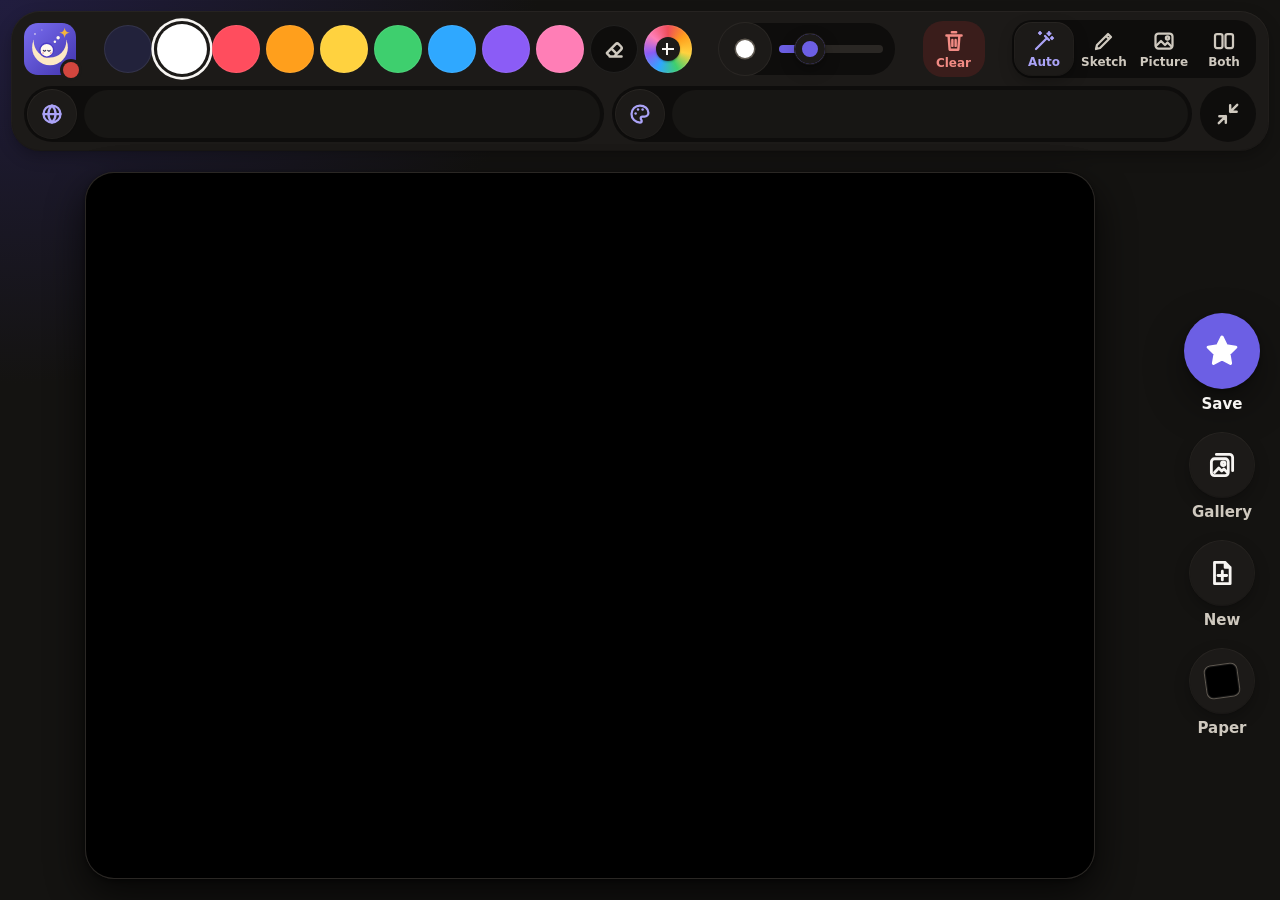
<file: static/index.html>
<!doctype html>
<html lang="en" data-theme="dark">
<head>
  <meta charset="utf-8">
  <meta name="viewport" content="width=device-width, initial-scale=1, maximum-scale=1, user-scalable=no, viewport-fit=cover">
  <meta name="apple-mobile-web-app-capable" content="yes">
  <meta name="mobile-web-app-capable" content="yes">
  <meta name="apple-mobile-web-app-title" content="Dreamer">
  <meta name="apple-mobile-web-app-status-bar-style" content="black-translucent">
  <meta name="format-detection" content="telephone=no">
  <meta name="theme-color" content="#141311">
  <title>Dreamer</title>
  <link rel="icon" type="image/svg+xml" href="/static/favicon.svg">
  <!-- Home-screen icon when saved as a web app (Share > Add to Home Screen); made by
       tools/make_icons.py. iPad uses 152 / 167, iPhone 180. -->
  <link rel="apple-touch-icon" sizes="180x180" href="/static/icon-180.png">
  <link rel="apple-touch-icon" sizes="167x167" href="/static/icon-167.png">
  <link rel="apple-touch-icon" sizes="152x152" href="/static/icon-152.png">
  <link rel="manifest" href="/static/manifest.webmanifest">
  <link rel="stylesheet" href="/static/theme.css">
  <link rel="stylesheet" href="/static/style.css">
</head>
<body>
  <div class="app">
    <header class="toolbar" aria-label="Drawing tools">
      <div class="row tools">
        <button type="button" class="brand" id="parents" aria-label="Dreamer: parent controls" aria-haspopup="dialog">
          <img class="mark" src="/static/favicon.svg" alt="" width="52" height="52">
          <span class="conn" id="conn" data-state="off" role="status" aria-label="Not connected" title="Not connected"><span class="visually-hidden" id="conn-text">Not connected</span></span>
        </button>

        <div class="group swatches" id="swatches" role="radiogroup" aria-label="Colours"></div>

        <div class="group brush">
          <span class="brush-preview" id="brush-preview" aria-hidden="true"><span></span></span>
          <input type="range" id="brush-size" min="4" max="40" step="1" value="12" aria-label="Brush size">
        </div>

        <button type="button" class="tile clear" id="clear" aria-label="Clear the drawing">
          <svg viewBox="0 0 24 24" aria-hidden="true"><path d="M5 7h14M10 4h4M7 7l1 13h8l1-13M10.5 11v5.5M13.5 11v5.5"/></svg>
          <span>Clear</span>
        </button>

        <div class="group modes" id="modes" role="radiogroup" aria-label="What to show">
          <button type="button" class="mode" data-mode="auto" aria-label="Auto">
            <svg viewBox="0 0 24 24" aria-hidden="true"><path d="M4 20 15 9M13 7l4 4M17 3v3M15.5 4.5h3M20 8v2M19 9h2M8 3v2M7 4h2"/></svg>
            <span>Auto</span>
          </button>
          <button type="button" class="mode" data-mode="sketch" aria-label="Sketch">
            <svg viewBox="0 0 24 24" aria-hidden="true"><path d="M4 20l1-4L16 5l3 3L8 19zM14 7l3 3"/></svg>
            <span>Sketch</span>
          </button>
          <button type="button" class="mode" data-mode="picture" aria-label="Picture">
            <svg viewBox="0 0 24 24" aria-hidden="true"><rect x="3.5" y="4.5" width="17" height="15" rx="3"/><path d="M4 17l5-5 4 4 2.5-2.5L20 18"/><circle cx="15.5" cy="9" r="1.6"/></svg>
            <span>Picture</span>
          </button>
          <button type="button" class="mode" data-mode="split" aria-label="Side by side">
            <svg viewBox="0 0 24 24" aria-hidden="true"><rect x="3" y="5" width="7.5" height="14" rx="2"/><rect x="13.5" y="5" width="7.5" height="14" rx="2"/></svg>
            <span>Both</span>
          </button>
        </div>

        <!-- Only shown while the tools are tucked away: brings them all back. -->
        <button type="button" class="tool-toggle" id="expand" aria-label="Show all tools" aria-controls="picks" aria-expanded="false">
          <svg viewBox="0 0 24 24" aria-hidden="true"><path d="M14.5 3.5h6v6M9.5 20.5h-6v-6M20.5 3.5l-6.5 6.5M3.5 20.5l6.5-6.5"/></svg>
        </button>

      </div>

      <div class="row picks" id="picks">
        <div class="pick-row" id="topics" aria-label="Pick a world"></div>
        <div class="pick-row" id="styles" aria-label="Pick a style"></div>
        <!-- Tuck the tools away: only the colours and the brush size stay. -->
        <button type="button" class="tool-toggle" id="minimise" aria-label="Make the drawing bigger" aria-controls="picks" aria-expanded="true">
          <svg viewBox="0 0 24 24" aria-hidden="true"><path d="M4 14h6v6M20 10h-6V4M14 10l6.5-6.5M3.5 20.5L10 14"/></svg>
        </button>
      </div>
    </header>

    <div class="work">
      <main class="stage-wrap" id="stage-wrap">
        <div class="stage mode-auto" id="stage">
          <div class="pane pane-picture"><canvas id="picture" width="640" height="448" aria-label="Your dream picture"></canvas></div>
          <div class="pane pane-sketch"><canvas id="sketch" width="640" height="448" aria-label="Drawing area"></canvas></div>
        </div>
        <div class="offline" id="offline" role="status" aria-live="polite" hidden>
          <svg class="offline-icon" viewBox="0 0 24 24" aria-hidden="true"><path d="M20 14.5A8 8 0 0 1 9.5 4a8 8 0 1 0 10.5 10.5z"/></svg>
          <span class="offline-text">
            <strong id="offline-title"></strong>
            <span id="offline-sub"></span>
          </span>
        </div>
        <div class="hint" id="hint" role="status" aria-live="polite" hidden>
          <span class="hint-text" id="hint-text"></span>
          <button type="button" class="hint-btn" id="hint-btn" hidden></button>
        </div>
      </main>

      <nav class="side" aria-label="My pictures">
        <button type="button" class="side-btn save" id="save" aria-label="Save this picture">
          <span class="disc"><svg viewBox="0 0 24 24" aria-hidden="true"><path d="M12 3.2l2.7 5.5 6 .9-4.35 4.2 1.03 6L12 17l-5.38 2.8 1.03-6L3.3 9.6l6-.9z"/></svg></span>
          <span class="side-label" id="save-label">Save</span>
        </button>
        <button type="button" class="side-btn gallery-btn" id="open-gallery" aria-label="My pictures">
          <span class="disc"><svg viewBox="0 0 24 24" aria-hidden="true"><rect x="3.5" y="7" width="13.5" height="13.5" rx="2.5"/><path d="M7.5 3.5h10.5a2.5 2.5 0 0 1 2.5 2.5v10.5M6 18l3.4-3.6 2.4 2.4 1.7-1.7 2.5 2.6"/><circle cx="13" cy="11" r="1.4"/></svg></span>
          <span class="side-label">Gallery</span>
        </button>
        <button type="button" class="side-btn new" id="new-drawing" aria-label="Start a new drawing">
          <span class="disc"><svg viewBox="0 0 24 24" aria-hidden="true"><path d="M6 3.5h8.5l4 4v13H6zM14.5 3.5v4h4M12.25 10.5v7M8.75 14h7"/></svg></span>
          <span class="side-label">New</span>
        </button>
        <button type="button" class="side-btn paper" id="paper" aria-label="Change the paper colour" aria-haspopup="dialog">
          <span class="disc"><span class="paper-chip" id="paper-chip" aria-hidden="true"></span></span>
          <span class="side-label">Paper</span>
        </button>
      </nav>
    </div>

    <!-- Gallery: a full-screen grid of saved pictures, and a detail view. -->
    <section class="gallery" id="gallery" aria-label="My pictures" hidden>
      <header class="gallery-bar">
        <button type="button" class="btn ghost back" id="gallery-back" aria-label="Back to drawing">
          <svg viewBox="0 0 24 24" aria-hidden="true"><path d="M15 5l-7 7 7 7"/></svg>
          <span>Draw</span>
        </button>
        <h2>My pictures</h2>
        <span class="bar-spacer" aria-hidden="true"></span>
      </header>
      <div class="gallery-scroll" id="gallery-scroll">
        <div class="grid" id="gallery-grid"></div>
        <div class="gallery-empty" id="gallery-empty" hidden>
          <span class="empty-icon" aria-hidden="true"><svg viewBox="0 0 24 24"><rect x="3.5" y="4.5" width="17" height="15" rx="3"/><path d="M4 17l5-5 4 4 2.5-2.5L20 18"/><circle cx="15.5" cy="9" r="1.6"/></svg></span>
          <p>No saved pictures yet.</p>
          <p class="sub">Tap the star to keep a picture here.</p>
        </div>
        <div class="gallery-empty" id="gallery-error" role="status" hidden>
          <span class="empty-icon" aria-hidden="true"><svg viewBox="0 0 24 24"><path d="M3 3l18 18M8.5 16.2a5 5 0 0 1 7 0M5 12.6a10 10 0 0 1 4.2-2.4M19 12.6a10 10 0 0 0-3-2M2 9a15 15 0 0 1 4.3-2.8M22 9A15 15 0 0 0 11 5.1M12 19.5h.01"/></svg></span>
          <p>Can't reach your pictures right now.</p>
          <button type="button" class="btn big" id="gallery-retry">Try again</button>
        </div>
        <button type="button" class="btn more" id="gallery-more" hidden>More pictures</button>
      </div>
      <div class="detail" id="detail" hidden>
        <div class="detail-pics">
          <figure><img id="detail-picture" alt="The picture"><figcaption><svg viewBox="0 0 24 24" aria-hidden="true"><path d="M11 3.5l1.8 4.7 4.7 1.8-4.7 1.8L11 16.5l-1.8-4.7L4.5 10l4.7-1.8zM18 14.5l.9 2.1 2.1.9-2.1.9-.9 2.1-.9-2.1-2.1-.9 2.1-.9z"/></svg>Picture</figcaption></figure>
          <figure><img id="detail-sketch" alt="The drawing"><figcaption><svg viewBox="0 0 24 24" aria-hidden="true"><path d="M4 20l1-4L16 5l3 3L8 19zM14 7l3 3"/></svg>Drawing</figcaption></figure>
        </div>
        <div class="detail-actions">
          <button type="button" class="btn ghost" id="detail-back">
            <svg viewBox="0 0 24 24" aria-hidden="true"><path d="M15 5l-7 7 7 7"/></svg>
            <span>Back</span>
          </button>
          <button type="button" class="btn big" id="detail-continue">
            <svg viewBox="0 0 24 24" aria-hidden="true"><path d="M4 20l1-4L16 5l3 3L8 19zM14 7l3 3"/></svg>
            <span>Keep drawing</span>
          </button>
        </div>
      </div>
    </section>

    <div class="overlay" id="confirm" hidden>
      <div class="card" role="alertdialog" aria-modal="true" aria-labelledby="confirm-title" aria-describedby="confirm-sub">
        <span class="card-icon" aria-hidden="true"><svg viewBox="0 0 24 24"><circle cx="12" cy="12" r="8.5"/><path d="M9.7 9.6a2.4 2.4 0 0 1 4.6.9c0 1.6-2.3 2-2.3 3.5M12 16.9h.01"/></svg></span>
        <p id="confirm-title">Start a new drawing?</p>
        <p class="sub" id="confirm-sub">This drawing is not saved yet.</p>
        <div class="card-buttons">
          <button type="button" class="btn ghost" id="confirm-no">Keep this one</button>
          <button type="button" class="btn big" id="confirm-yes">Start new</button>
        </div>
      </div>
    </div>

    <!-- World / style picker: one tap picks and closes. Filled by toolbar.js. -->
    <div class="overlay" id="pick-sheet" hidden>
      <div class="card pick-card" role="dialog" aria-modal="true" aria-labelledby="pick-title">
        <button type="button" class="card-close" id="pick-close" aria-label="Close">
          <svg viewBox="0 0 24 24" aria-hidden="true"><path d="M6 6l12 12M18 6L6 18"/></svg>
        </button>
        <p id="pick-title">Pick a world</p>
        <div class="pick-grid" id="pick-grid" role="radiogroup" aria-labelledby="pick-title"></div>
      </div>
    </div>

    <!-- Paper colour: picked for a new drawing, or changed any time (strokes stay). -->
    <div class="overlay" id="bg-picker" hidden>
      <div class="card paper-card" role="dialog" aria-modal="true" aria-labelledby="bg-title">
        <button type="button" class="card-close" id="bg-close" aria-label="Close">
          <svg viewBox="0 0 24 24" aria-hidden="true"><path d="M6 6l12 12M18 6L6 18"/></svg>
        </button>
        <p id="bg-title">Pick your paper</p>
        <div class="paper-grid" id="bg-grid" role="radiogroup" aria-labelledby="bg-title"></div>
      </div>
    </div>

    <!-- Parent gate: tapping the Dreamer icon asks for the admin PIN, then opens /admin. -->
    <div class="overlay" id="gate" hidden>
      <div class="card gate-card" role="dialog" aria-modal="true" aria-labelledby="gate-title">
        <button type="button" class="card-close" id="gate-close" aria-label="Close">
          <svg viewBox="0 0 24 24" aria-hidden="true"><path d="M6 6l12 12M18 6L6 18"/></svg>
        </button>
        <span class="card-icon" aria-hidden="true"><svg viewBox="0 0 24 24"><rect x="5" y="10.5" width="14" height="10" rx="2.5"/><path d="M8.5 10.5V8a3.5 3.5 0 0 1 7 0v2.5M12 14.5v2"/></svg></span>
        <p id="gate-title">For grown-ups</p>
        <p class="sub">Enter the PIN to open the parent controls.</p>
        <div class="pin-dots" id="gate-dots" aria-live="polite" aria-label="0 digits entered"></div>
        <p class="pin-msg" id="gate-msg" role="alert"></p>
        <div class="pin-pad" id="gate-pad">
          <button type="button" data-k="1">1</button>
          <button type="button" data-k="2">2</button>
          <button type="button" data-k="3">3</button>
          <button type="button" data-k="4">4</button>
          <button type="button" data-k="5">5</button>
          <button type="button" data-k="6">6</button>
          <button type="button" data-k="7">7</button>
          <button type="button" data-k="8">8</button>
          <button type="button" data-k="9">9</button>
          <button type="button" data-k="back" class="key-soft" aria-label="Delete last digit">
            <svg viewBox="0 0 24 24" aria-hidden="true"><path d="M9 5h11v14H9l-6-7zM12.5 9.5l5 5M17.5 9.5l-5 5"/></svg>
          </button>
          <button type="button" data-k="0">0</button>
          <button type="button" data-k="ok" class="key-go" aria-label="Open parent controls">
            <svg viewBox="0 0 24 24" aria-hidden="true"><path d="M5 12.5l4.5 4.5L19 7.5"/></svg>
          </button>
        </div>
      </div>
    </div>

    <div class="overlay" id="replaced" hidden>
      <div class="card" role="alertdialog" aria-modal="true" aria-labelledby="replaced-text">
        <img src="/static/favicon.svg" alt="" width="88" height="88">
        <p id="replaced-text">Someone else is drawing on another screen.</p>
        <button type="button" class="btn big" id="take-over">Draw here</button>
      </div>
    </div>
  </div>

  <!-- Full screen while the dream computer can't be reached (off, asleep, or no Wi-Fi):
       a sleeping computer a child understands without reading. Blocks everything else
       and keeps looking; it goes away by itself when the computer answers. -->
  <div class="sleep" id="sleep" role="alertdialog" aria-modal="true" aria-labelledby="sleep-title"
       aria-describedby="sleep-sub" tabindex="-1" hidden>
    <svg class="sleep-art" viewBox="0 0 360 260" aria-hidden="true">
      <g class="sleep-stars">
        <path class="star s1" d="M330 120l3 9 9 3-9 3-3 9-3-9-9-3 9-3z"/>
        <path class="star s2" d="M300 150l2 6 6 2-6 2-2 6-2-6-6-2 6-2z"/>
        <path class="star s3" d="M78 168l2 5 5 2-5 2-2 5-2-5-5-2 5-2z"/>
        <path class="star s4" d="M228 22l2 6 6 2-6 2-2 6-2-6-6-2 6-2z"/>
        <circle class="star s2" cx="130" cy="30" r="2.5"/>
        <circle class="star s3" cx="330" cy="96" r="2.5"/>
        <circle class="star s1" cx="20" cy="120" r="2"/>
      </g>
      <path class="sleep-moon" d="M30 30a30 30 0 1 0 22 46a24 24 0 1 1-22-46z"/>
      <g class="sleep-pc">
        <path class="pc-stand" d="M160 196h40l8 28h-56z"/>
        <rect class="pc-stand" x="128" y="220" width="104" height="14" rx="7"/>
        <rect class="pc-body" x="70" y="62" width="220" height="146" rx="22"/>
        <rect class="pc-screen" x="86" y="78" width="188" height="114" rx="12"/>
        <path class="pc-face" d="M128 128q14 12 28 0M204 128q14 12 28 0M168 160q12 8 24 0"/>
        <ellipse class="pc-blush" cx="124" cy="150" rx="10" ry="6"/>
        <ellipse class="pc-blush" cx="236" cy="150" rx="10" ry="6"/>
      </g>
      <g class="sleep-z">
        <text class="z z1" x="262" y="70">Z</text>
        <text class="z z2" x="286" y="44">Z</text>
        <text class="z z3" x="306" y="20">Z</text>
      </g>
    </svg>
    <h1 class="sleep-title" id="sleep-title">The dream computer is asleep</h1>
    <p class="sleep-sub" id="sleep-sub">Ask a grown-up to wake it up.</p>
    <p class="sleep-looking"><span class="sleep-dot" aria-hidden="true"></span>Looking for it…</p>
  </div>

  <script type="module" src="/static/app.js"></script>
</body>
</html>
</file>
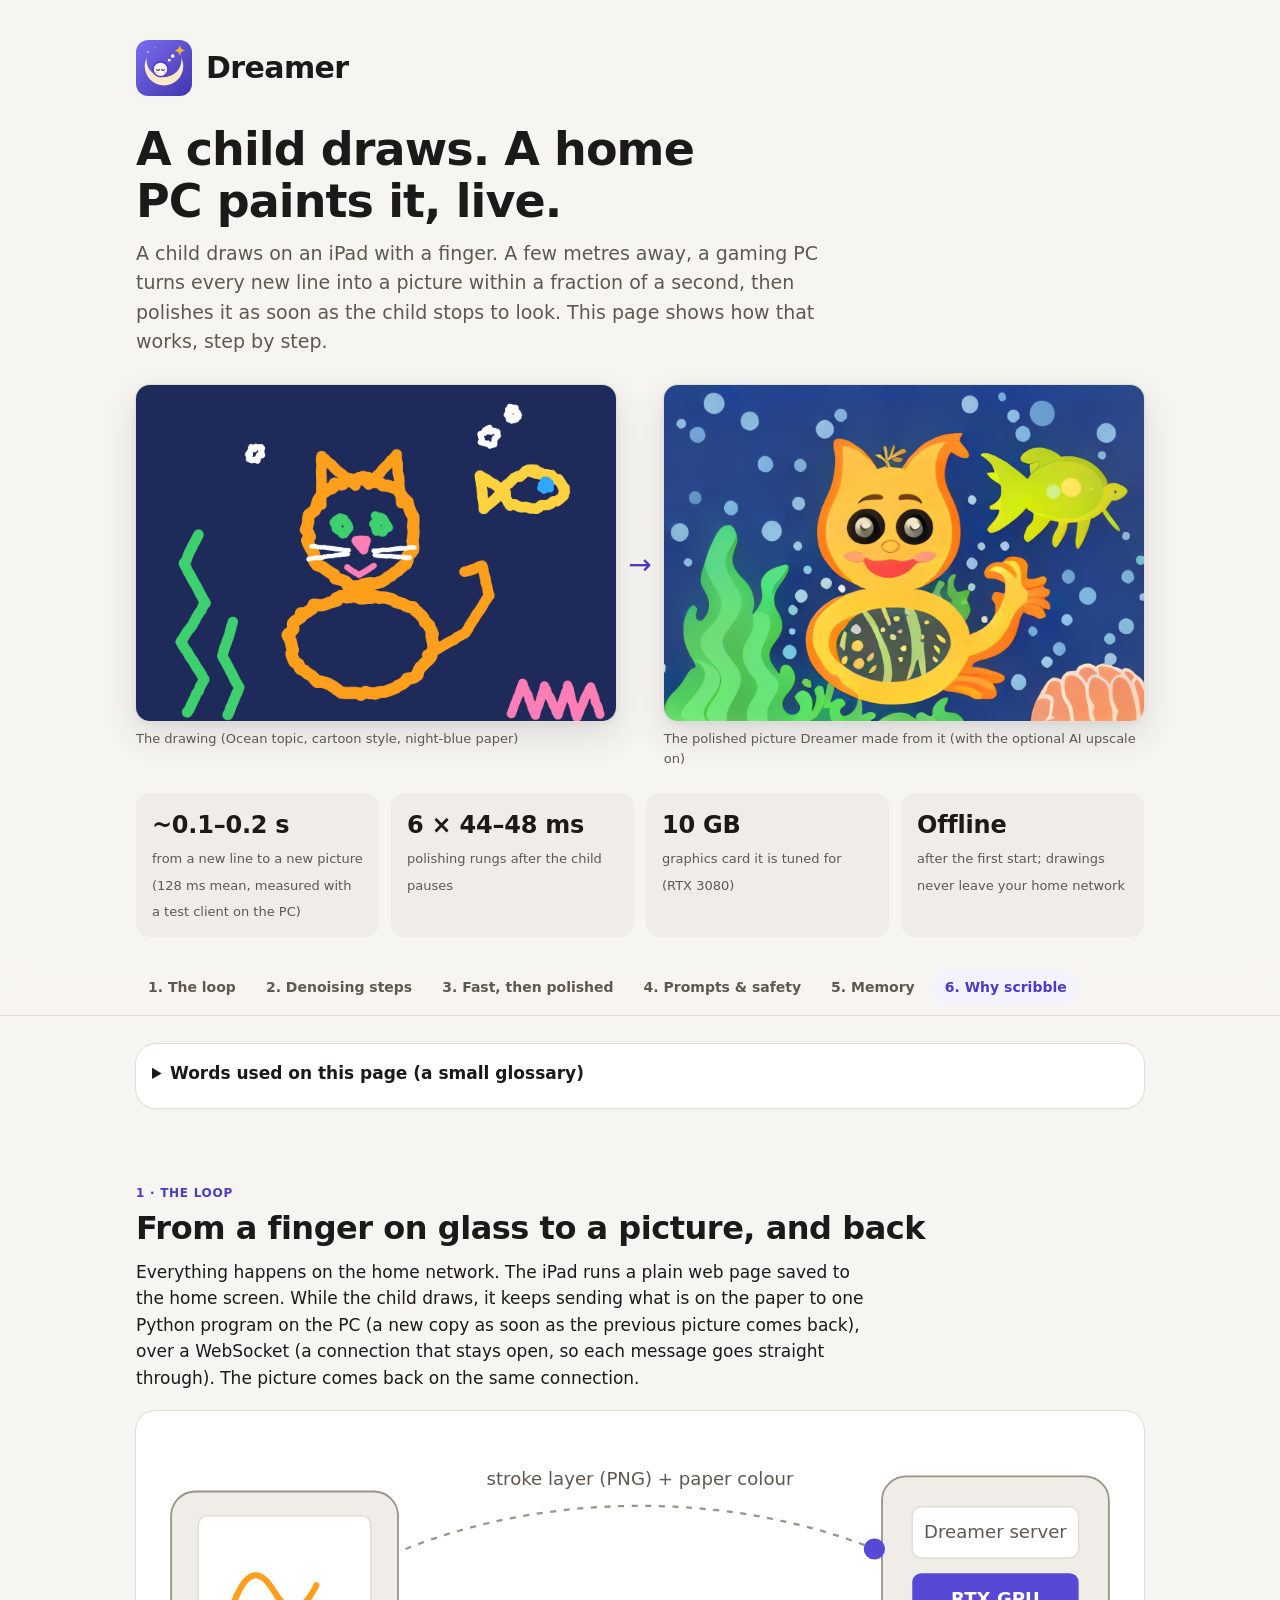
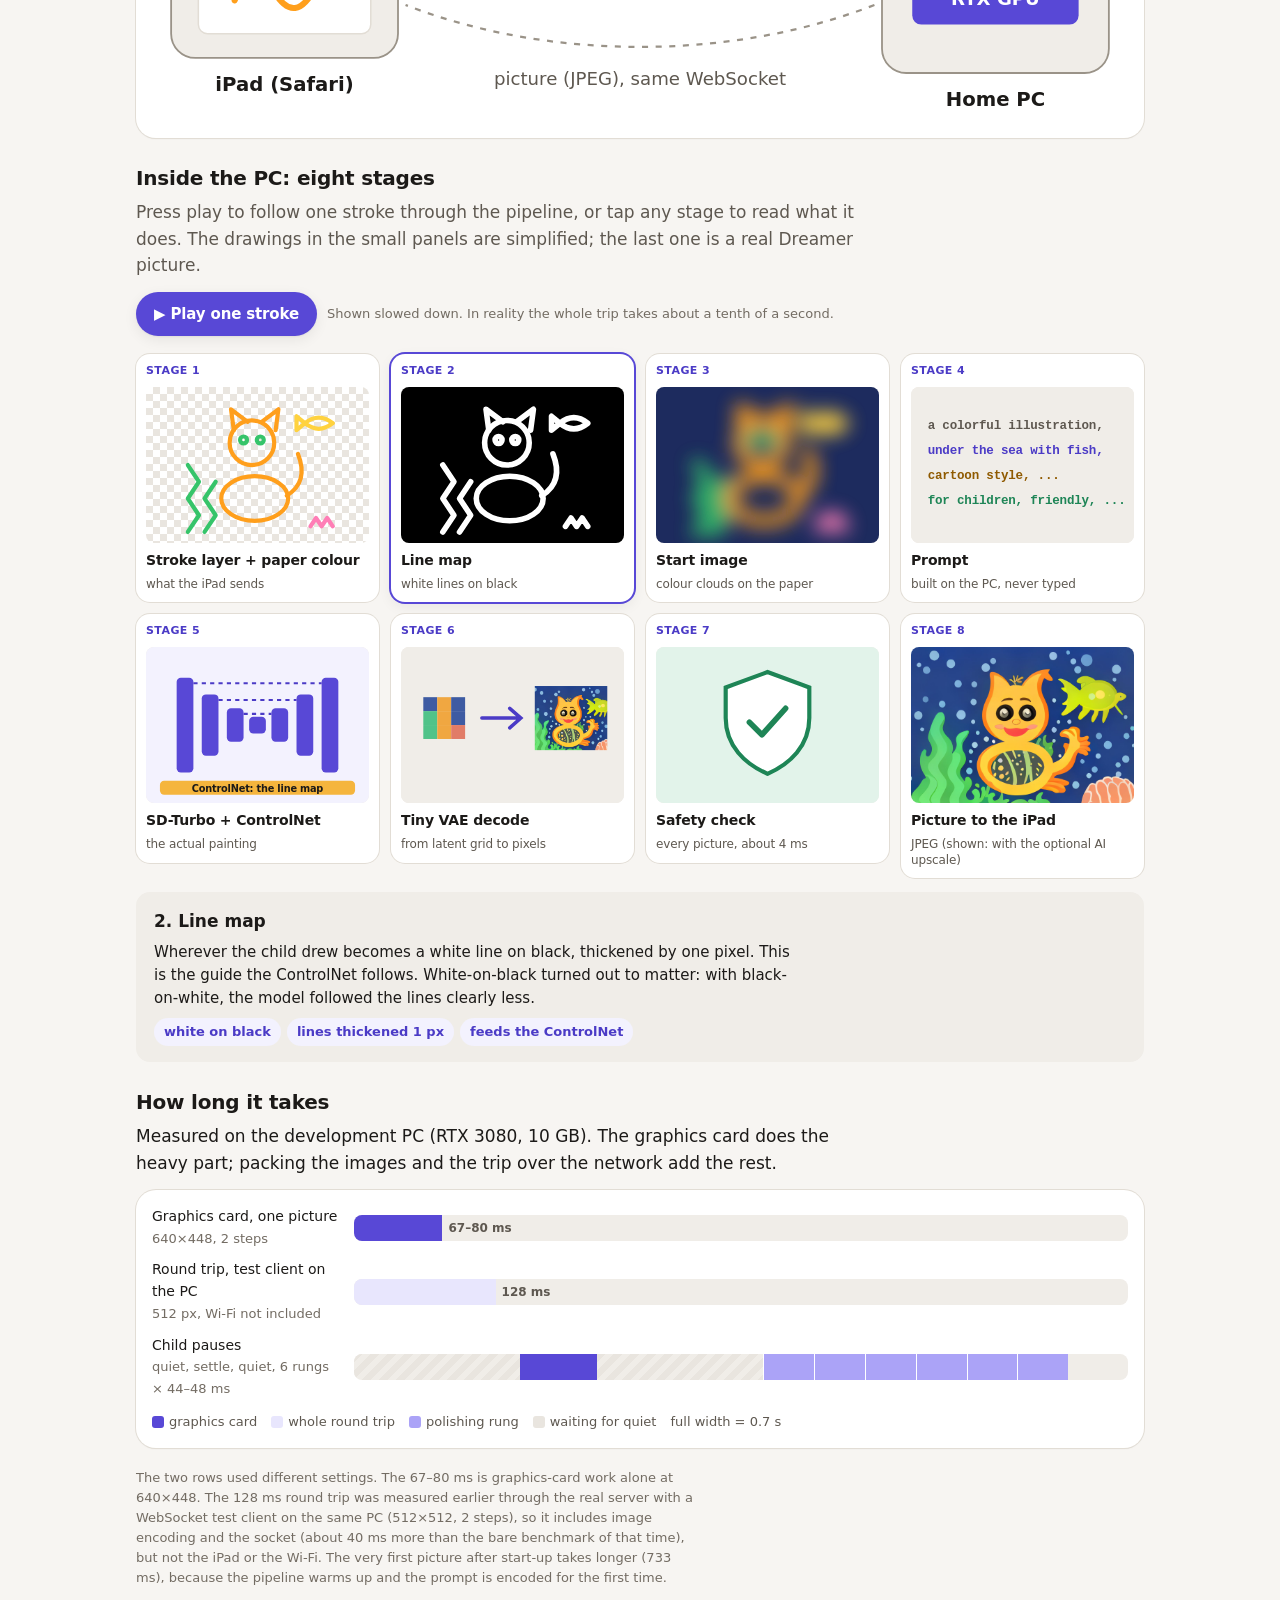
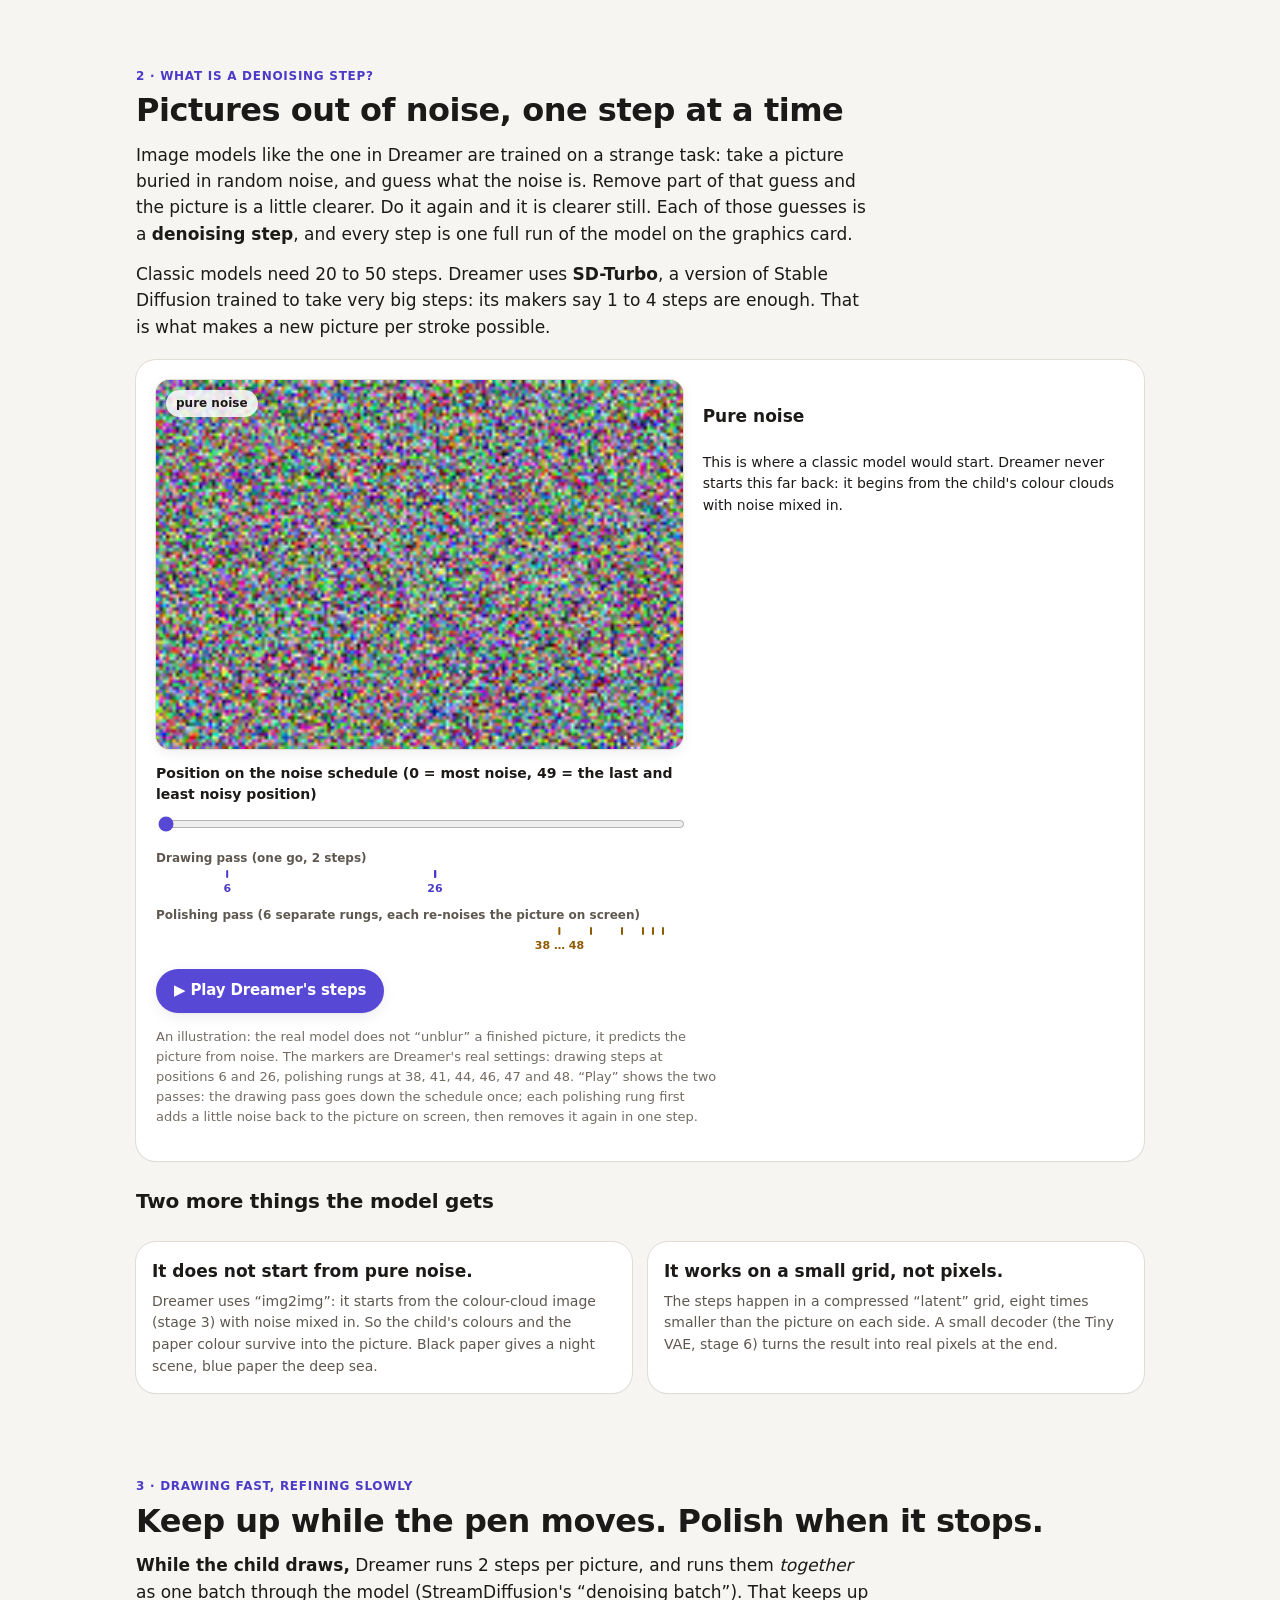
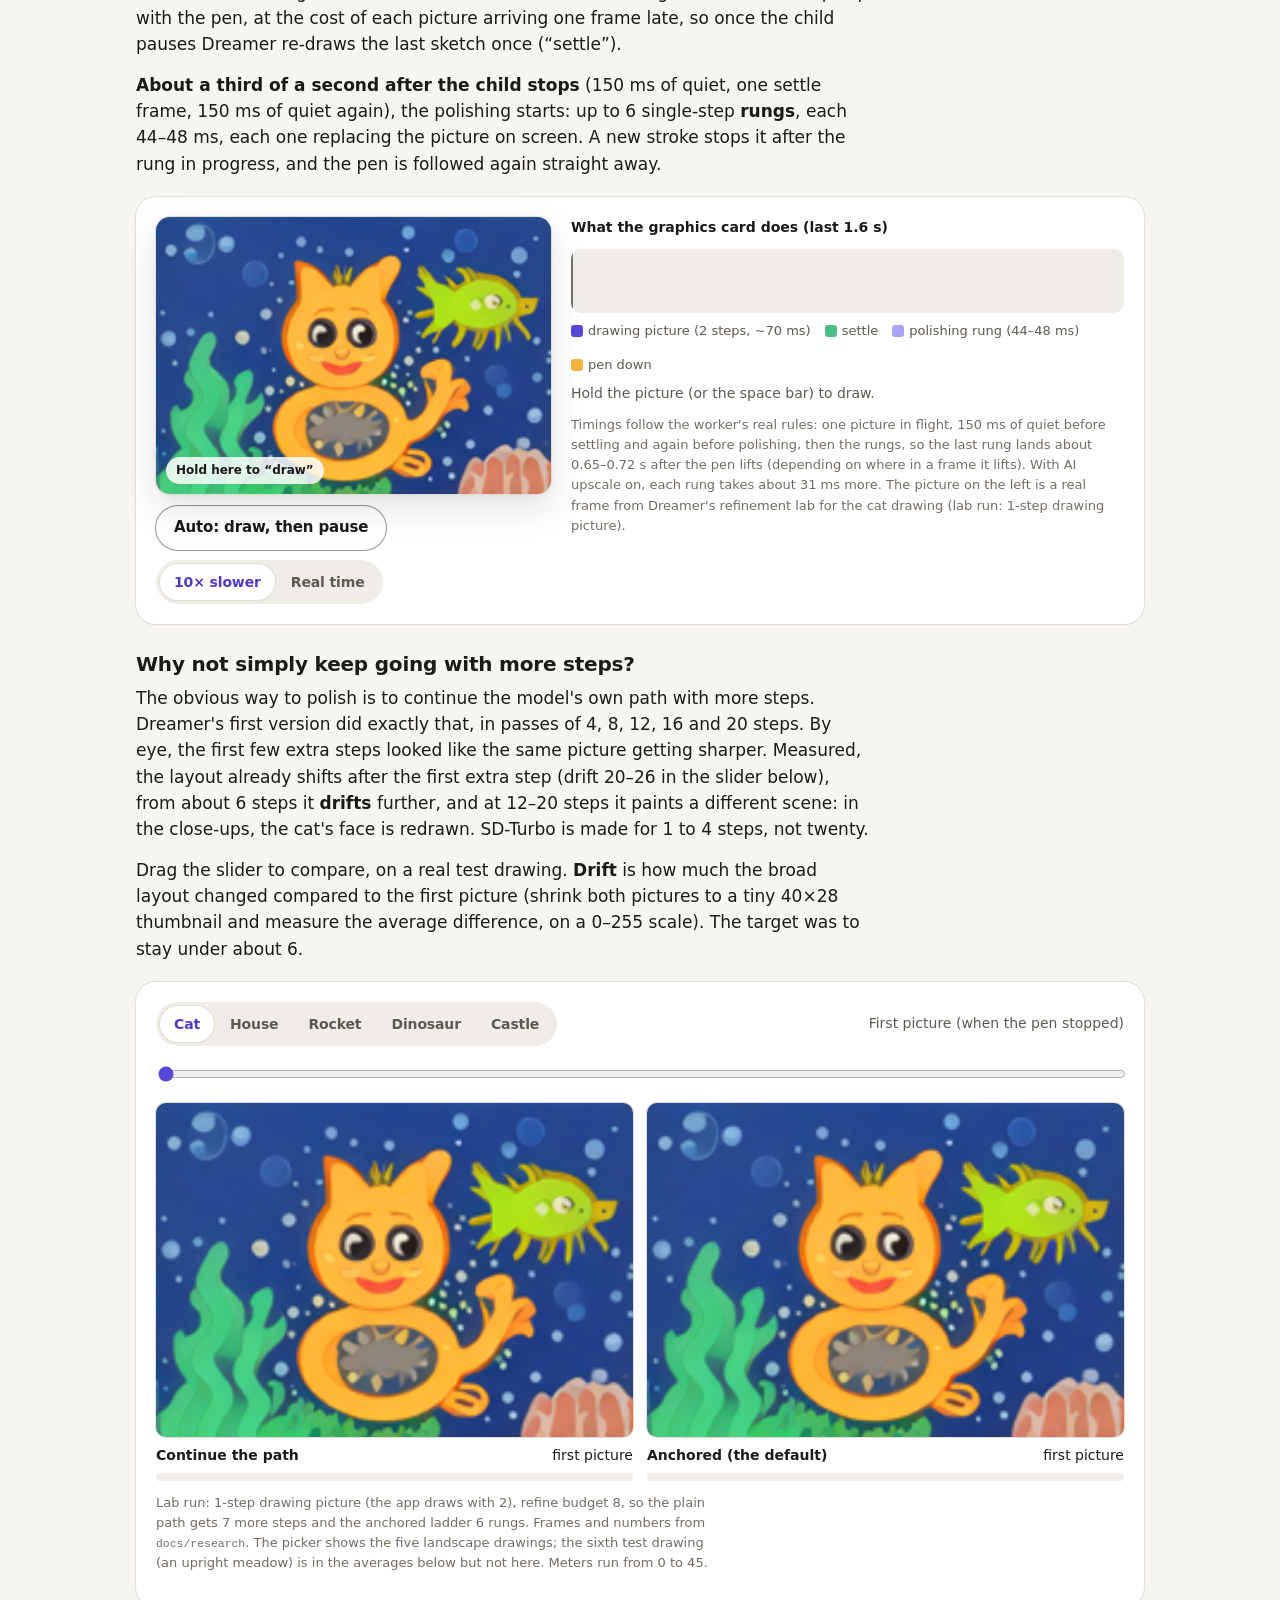
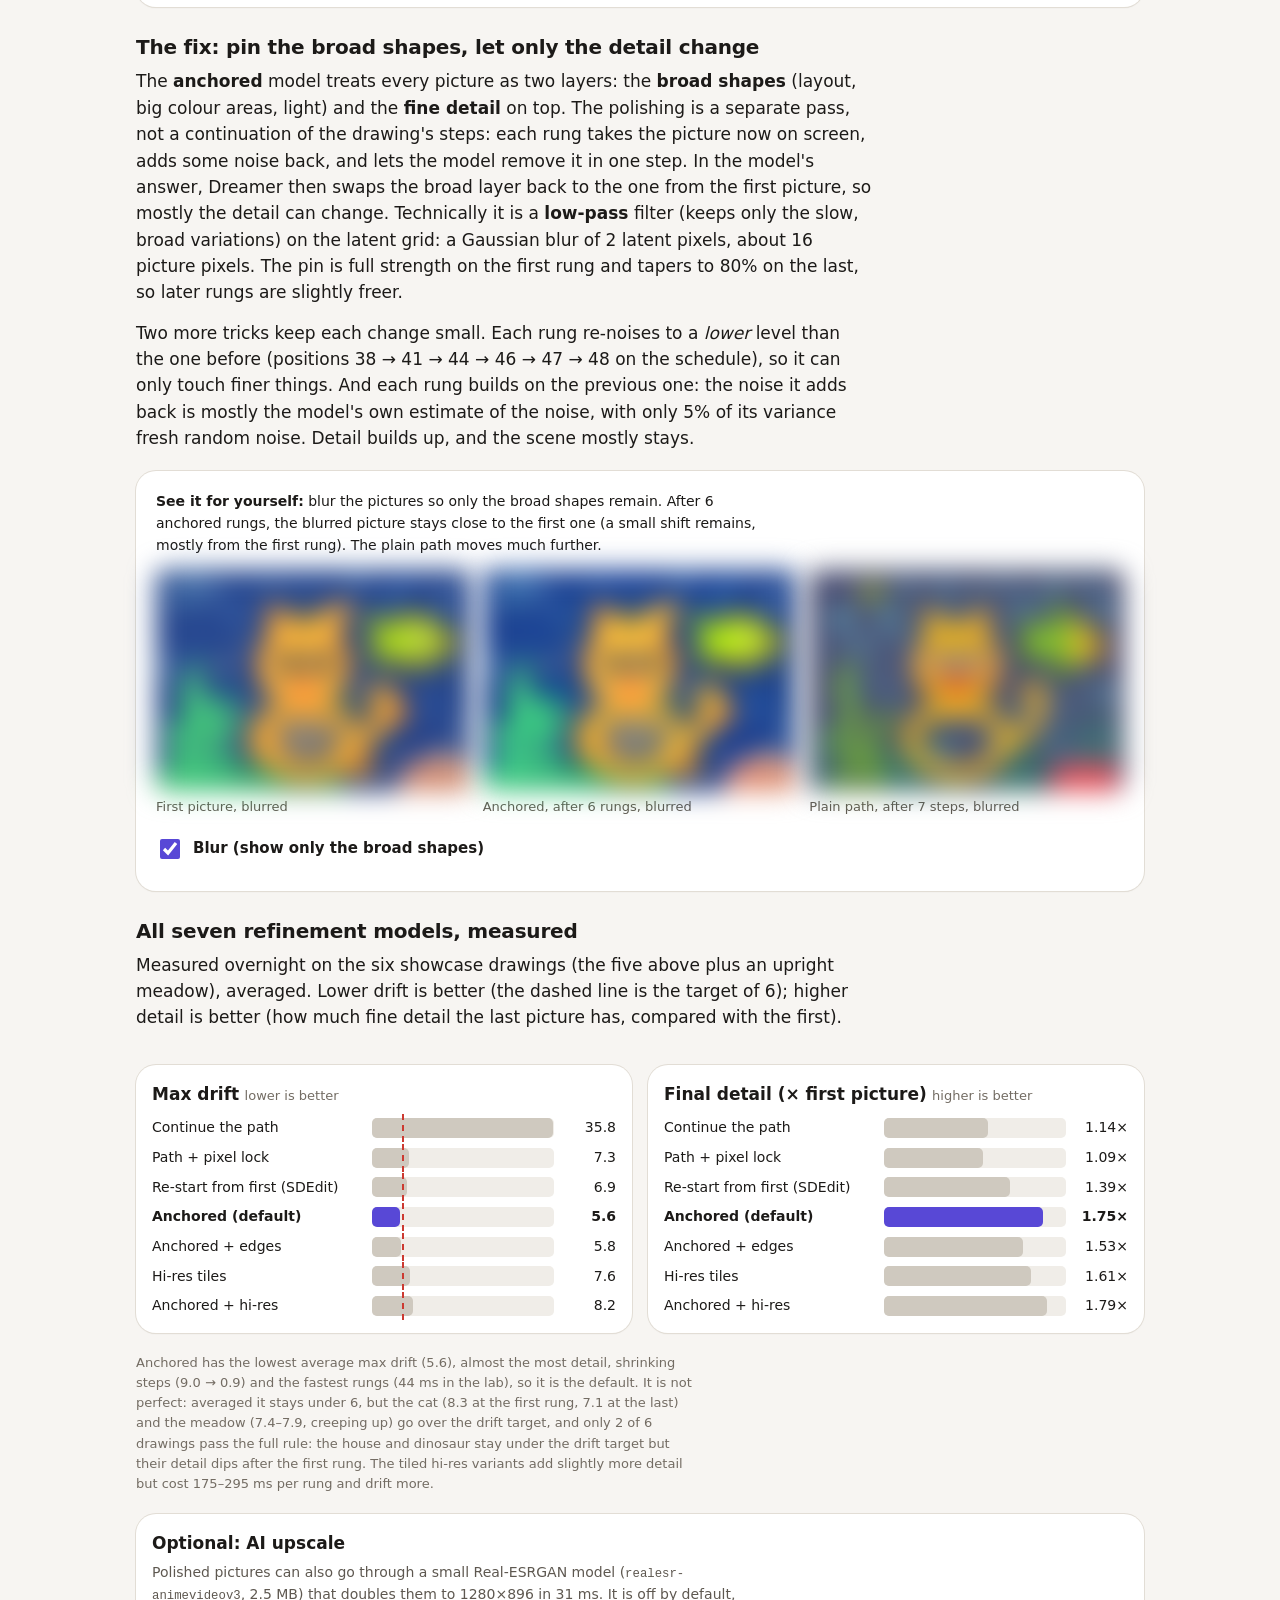
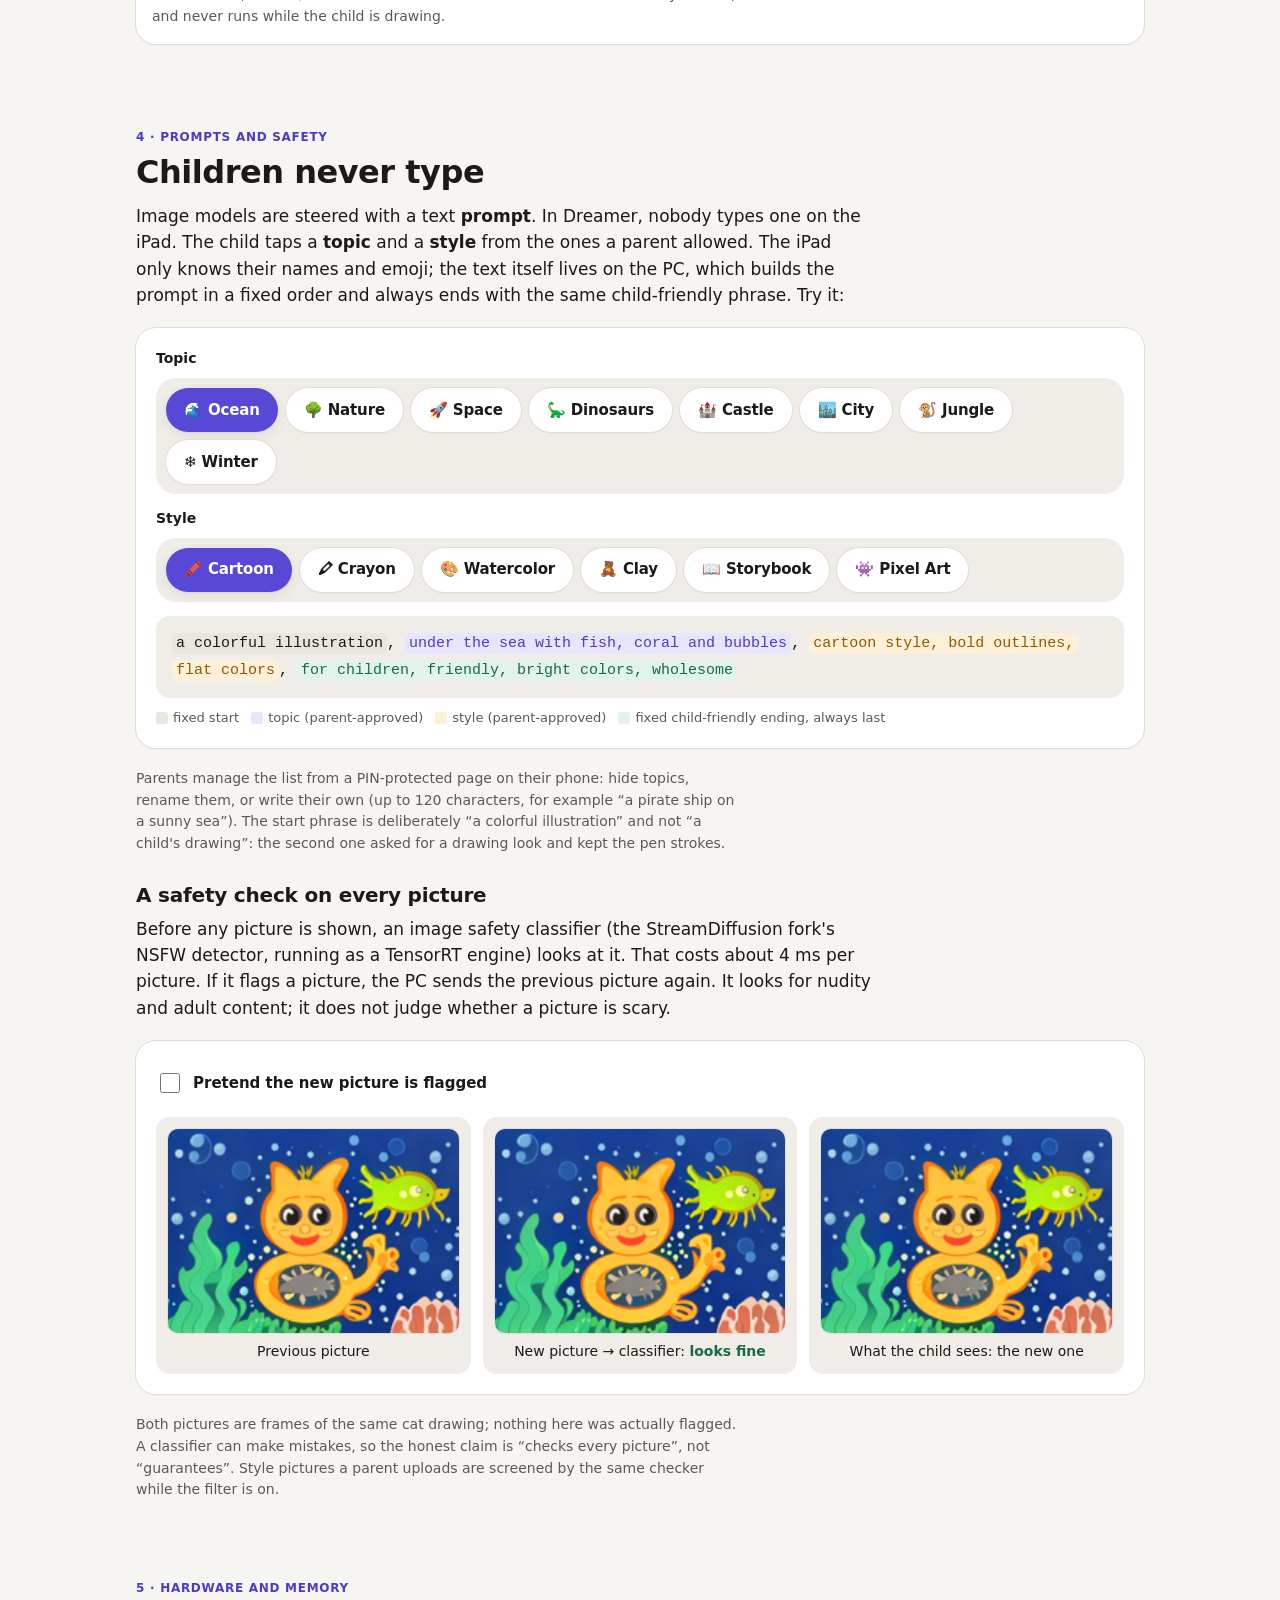
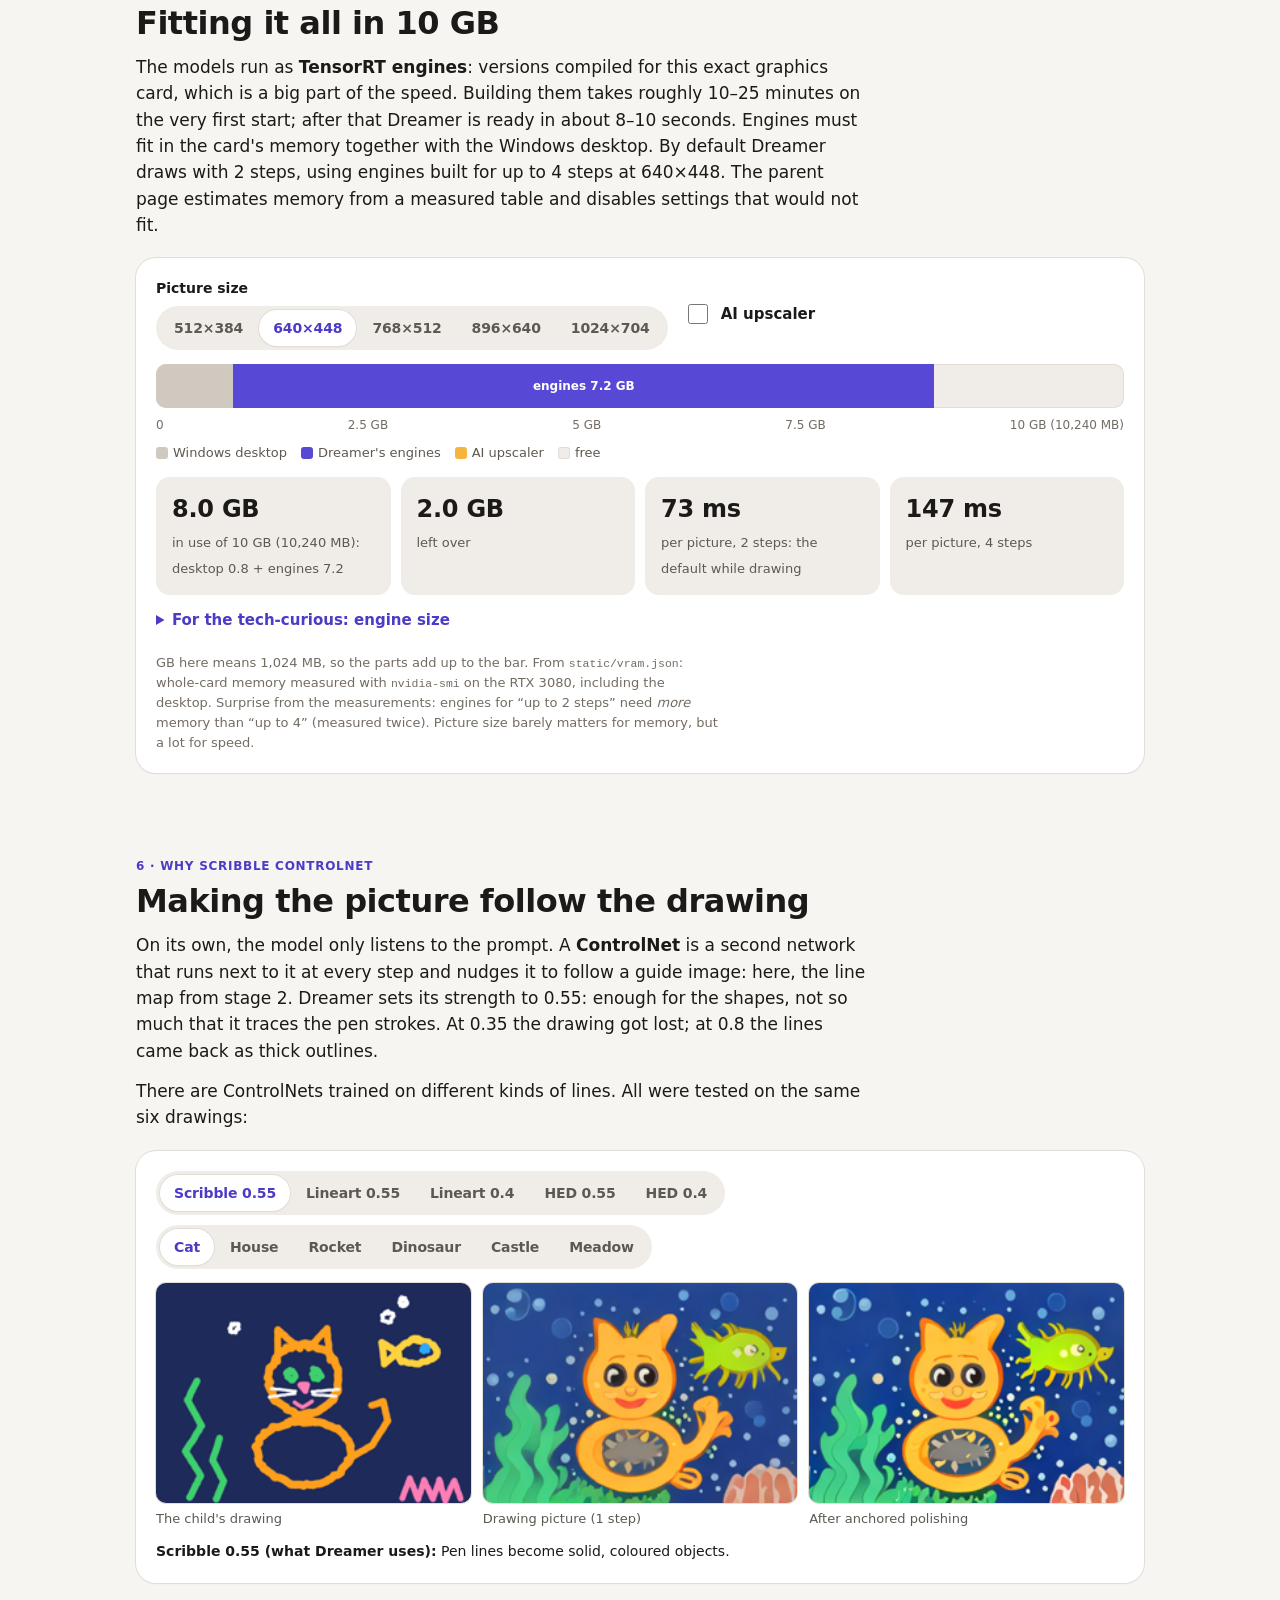
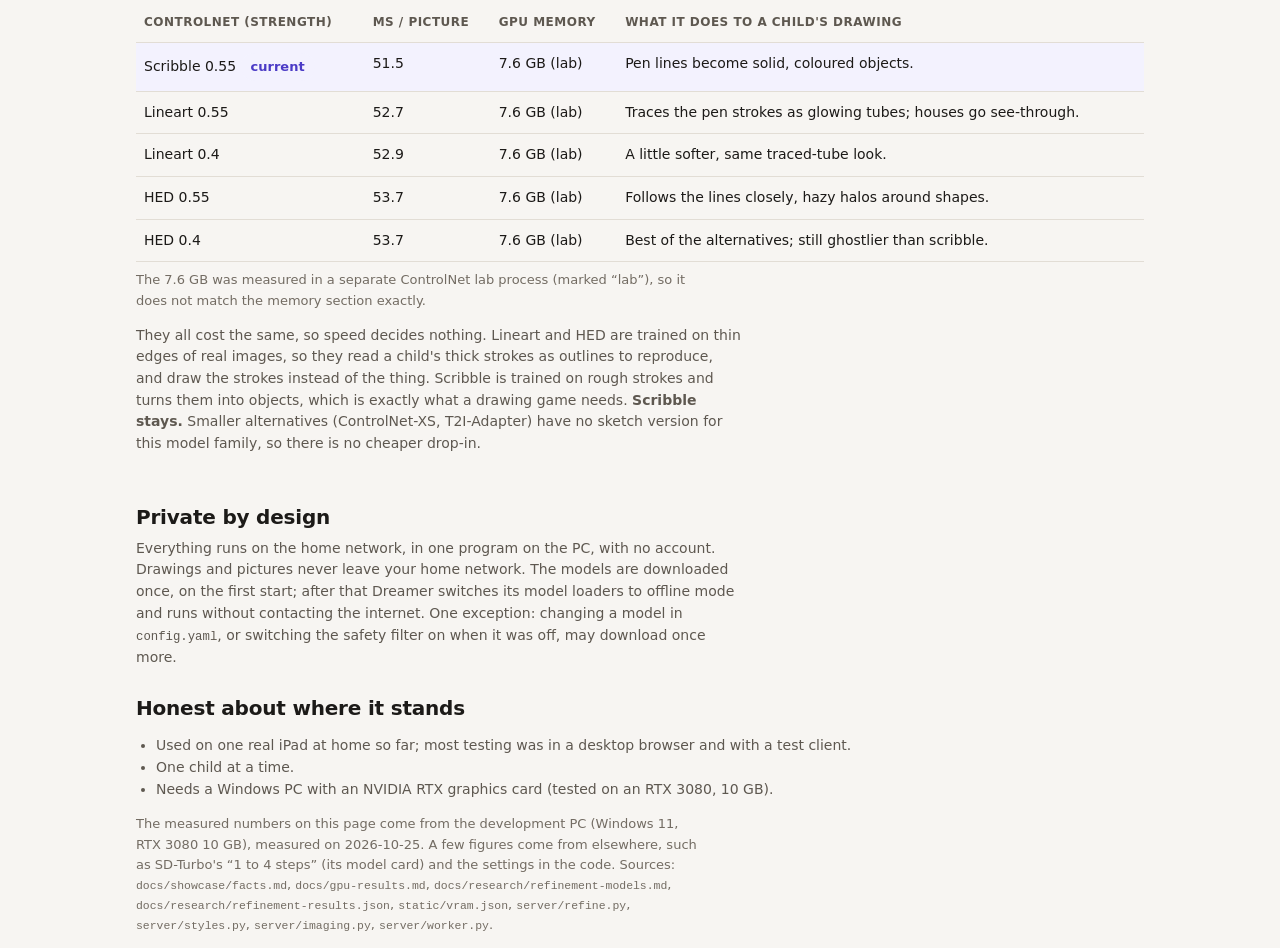
<file: docs/how-it-works.html>
<!doctype html>
<html lang="en">
<head>
<meta charset="utf-8">
<meta name="viewport" content="width=device-width, initial-scale=1">
<title>How Dreamer Works</title>
<meta name="description" content="An interactive look inside Dreamer: how a child's drawing on an iPad becomes a picture on a home PC, live.">
<style>
/* Tokens follow static/theme.css (docs/design-system.md). Only this block holds raw colours. */
:root {
  --sand-0: #ffffff; --sand-25: #fcfbf9; --sand-50: #f7f5f2; --sand-100: #f0ede8; --sand-150: #e9e5df;
  --sand-200: #e2ddd5; --sand-300: #cfc9bf; --sand-400: #9a9388; --sand-500: #736c63; --sand-600: #5e5850;
  --sand-700: #46413b; --sand-800: #2a2724; --sand-850: #221f1d; --sand-900: #1c1a18; --sand-950: #141311;
  --sand-1000: #0e0d0c;
  --iris-50: #f3f2fe; --iris-100: #e8e6fd; --iris-300: #aba3f7; --iris-400: #9389f2; --iris-500: #6c5fe4;
  --iris-600: #5848d6; --iris-700: #4b3bc6; --iris-800: #4134ae; --iris-900: #2a2550; --iris-950: #211d3f;
  --green-100: #e2f3ea; --green-500: #4cbf86; --green-600: #1e8556; --green-900: #15302a;
  --amber-100: #fcf0d9; --amber-400: #f5b53d; --amber-600: #c27a00; --amber-800: #8f5a00; --amber-900: #33281a;
  --red-100: #fbe9e7; --red-300: #f28b84; --red-600: #cc3a31; --red-700: #b3302a; --red-900: #3a1d1b;

  --bg: var(--sand-50);
  --surface: var(--sand-0);
  --surface-sunken: var(--sand-100);
  --surface-pressed: var(--sand-150);
  --surface-inverse: var(--sand-900);
  --text: var(--sand-900);
  --text-muted: var(--sand-600);
  --text-subtle: var(--sand-500);
  --text-inverse: var(--sand-50);
  --text-on-accent: var(--sand-0);
  --border: var(--sand-200);
  --border-strong: var(--sand-400);
  --accent: var(--iris-600);
  --accent-hover: var(--iris-700);
  --accent-text: var(--iris-700);
  --accent-soft: var(--iris-50);
  --accent-soft-strong: var(--iris-100);
  --focus-color: var(--iris-500);
  --success: var(--green-600); --success-soft: var(--green-100); --success-text: #166b44;
  --warning: var(--amber-600); --warning-text: var(--amber-800); --warning-soft: var(--amber-100);
  --danger: var(--red-600); --danger-text: var(--red-700); --danger-soft: var(--red-100);
  --celebrate: var(--amber-400);
  --neutral-bar: var(--sand-300);
  --track-rung: var(--iris-300);
  --brand-night: linear-gradient(150deg, var(--iris-500) 0%, var(--iris-800) 100%);
  --shadow-color: 28 26 24;
  --shadow-1: 0 1px 2px rgb(var(--shadow-color) / 0.06), 0 1px 1px rgb(var(--shadow-color) / 0.04);
  --shadow-2: 0 1px 2px rgb(var(--shadow-color) / 0.05), 0 4px 14px rgb(var(--shadow-color) / 0.07);
  --shadow-3: 0 2px 6px rgb(var(--shadow-color) / 0.06), 0 14px 36px rgb(var(--shadow-color) / 0.12);

  --font-sans: system-ui, -apple-system, BlinkMacSystemFont, "SF Pro Text", "SF Pro", "Segoe UI Variable Text", "Segoe UI", Inter, Roboto, "Helvetica Neue", Arial, sans-serif;
  --font-rounded: ui-rounded, "SF Pro Rounded", var(--font-sans);
  --font-mono: ui-monospace, "SF Mono", "Cascadia Mono", Consolas, monospace;
  --radius-sm: 10px; --radius-md: 14px; --radius-lg: 20px; --radius-xl: 28px; --radius-pill: 999px;
  --dur-fast: 140ms; --dur-base: 200ms; --dur-slow: 320ms;
  --ease-out: cubic-bezier(0.2, 0.8, 0.2, 1);
  --ease-spring: cubic-bezier(0.34, 1.56, 0.64, 1);
  --focus-ring: 0 0 0 2px var(--surface), 0 0 0 4px var(--focus-color);
  color-scheme: light dark;
}
@media (prefers-color-scheme: dark) {
  :root:not([data-theme="light"]) {
    --bg: var(--sand-950); --surface: var(--sand-900); --surface-sunken: var(--sand-1000);
    --surface-pressed: var(--sand-800); --surface-inverse: var(--sand-50);
    --text: var(--sand-50); --text-muted: var(--sand-300); --text-subtle: var(--sand-400); --text-inverse: var(--sand-900);
    --border: var(--sand-800); --border-strong: var(--sand-600);
    --accent: var(--iris-500); --accent-hover: var(--iris-600); --accent-text: var(--iris-300);
    --accent-soft: var(--iris-950); --accent-soft-strong: var(--iris-900); --focus-color: var(--iris-400);
    --success: var(--green-500); --success-soft: var(--green-900); --success-text: var(--green-500);
    --warning-text: var(--amber-400); --warning-soft: var(--amber-900);
    --danger-text: var(--red-300); --danger-soft: var(--red-900);
    --neutral-bar: var(--sand-700); --track-rung: var(--iris-400);
    --shadow-color: 0 0 0;
  }
}
:root[data-theme="dark"] {
  --bg: var(--sand-950); --surface: var(--sand-900); --surface-sunken: var(--sand-1000);
  --surface-pressed: var(--sand-800); --surface-inverse: var(--sand-50);
  --text: var(--sand-50); --text-muted: var(--sand-300); --text-subtle: var(--sand-400); --text-inverse: var(--sand-900);
  --border: var(--sand-800); --border-strong: var(--sand-600);
  --accent: var(--iris-500); --accent-hover: var(--iris-600); --accent-text: var(--iris-300);
  --accent-soft: var(--iris-950); --accent-soft-strong: var(--iris-900); --focus-color: var(--iris-400);
  --success: var(--green-500); --success-soft: var(--green-900); --success-text: var(--green-500);
  --warning-text: var(--amber-400); --warning-soft: var(--amber-900);
  --danger-text: var(--red-300); --danger-soft: var(--red-900);
  --neutral-bar: var(--sand-700); --track-rung: var(--iris-400);
  --shadow-color: 0 0 0;
}

* { box-sizing: border-box; }
html { -webkit-text-size-adjust: 100%; }
body {
  margin: 0; background: var(--bg); color: var(--text);
  font: 400 17px/1.55 var(--font-sans);
  -webkit-font-smoothing: antialiased;
}
img { max-width: 100%; display: block; }
a { color: var(--accent-text); }
:focus-visible { outline: none; box-shadow: var(--focus-ring); border-radius: 6px; }

.wrap { max-width: 1040px; margin: 0 auto; padding: 0 16px; }
header.hero { padding-top: 40px; padding-bottom: 24px; }
.brand { display: flex; align-items: center; gap: 14px; }
.brand svg { width: 56px; height: 56px; flex: none; }
.brand .word { font-size: 30px; font-weight: 650; letter-spacing: -0.02em; }
.hero h1 { font-size: clamp(30px, 5vw, 46px); line-height: 1.12; letter-spacing: -0.02em; margin: 28px 0 12px; font-weight: 700; max-width: 18ch; }
.lede { font-size: 19px; color: var(--text-muted); max-width: 60ch; margin: 0; }
.pair { display: grid; grid-template-columns: 1fr auto 1fr; gap: 12px; align-items: start; margin: 28px 0 8px; }
.pair figure { margin: 0; }
.pair img { border-radius: var(--radius-md); box-shadow: 0 0 0 1px var(--border), var(--shadow-3); width: 100%; aspect-ratio: 640 / 448; object-fit: cover; }
.pair figcaption { font-size: 13px; color: var(--text-muted); margin-top: 8px; }
.pair .arrow { color: var(--accent-text); font-size: 28px; align-self: center; margin-top: -24px; }
.stats { display: grid; grid-template-columns: repeat(auto-fit, minmax(180px, 1fr)); gap: 12px; margin: 24px 0 0; }
.stat { background: var(--surface-sunken); border-radius: var(--radius-md); padding: 14px 16px; }
.stat b { display: block; font-size: 24px; letter-spacing: -0.01em; font-variant-numeric: tabular-nums; }
.stat span { font-size: 13px; color: var(--text-muted); }

nav.toc { position: sticky; top: 0; z-index: 5; background: color-mix(in srgb, var(--bg) 88%, transparent); backdrop-filter: blur(10px); -webkit-backdrop-filter: blur(10px); border-bottom: 1px solid var(--border); }
nav.toc ol { list-style: none; display: flex; gap: 6px; margin: 0 auto; padding: 10px 16px; max-width: 1040px; overflow-x: auto; scrollbar-width: none; }
nav.toc ol::-webkit-scrollbar { display: none; }
/* Narrow screens: wrap the sections instead of a hidden horizontal drag strip. */
@media (max-width: 860px) { nav.toc ol { flex-wrap: wrap; overflow-x: visible; } nav.toc a { padding: 5px 10px; } }
nav.toc a { display: block; white-space: nowrap; text-decoration: none; color: var(--text-muted); font-size: 14px; font-weight: 600; padding: 6px 12px; border-radius: var(--radius-pill); }
nav.toc a:hover { background: var(--surface-sunken); color: var(--text); }
nav.toc a.on { background: var(--accent-soft); color: var(--accent-text); }

section.chapter { padding: 56px 0 8px; scroll-margin-top: 56px; }
.kicker { font-size: 12px; font-weight: 600; letter-spacing: 0.06em; text-transform: uppercase; color: var(--accent-text); margin: 0 0 6px; }
h2 { font-size: clamp(24px, 3.4vw, 32px); line-height: 1.2; letter-spacing: -0.015em; margin: 0 0 12px; }
h3 { font-size: 20px; line-height: 1.25; letter-spacing: -0.01em; margin: 28px 0 8px; }
p { margin: 0 0 14px; max-width: 68ch; }
.muted { color: var(--text-muted); }
.small { font-size: 14px; }
.note { font-size: 13px; color: var(--text-subtle); }
code, .mono { font-family: var(--font-mono); font-size: 0.88em; }

.card { background: var(--surface); border-radius: var(--radius-lg); box-shadow: 0 0 0 1px var(--border), var(--shadow-1); padding: 20px; margin: 20px 0; }
.card.tight { padding: 16px; }
.grid2 { display: grid; grid-template-columns: repeat(auto-fit, minmax(280px, 1fr)); gap: 16px; }

button, .btn { font: 600 15px/1 var(--font-sans); letter-spacing: -0.01em; border: 0; cursor: pointer; border-radius: var(--radius-pill); padding: 0 18px; min-height: 44px; color: var(--text); background: var(--surface); box-shadow: 0 0 0 1px var(--border-strong); transition: transform var(--dur-fast) var(--ease-spring), background var(--dur-fast); }
button:active { transform: scale(0.96); }
button.primary { background: var(--accent); color: var(--text-on-accent); box-shadow: var(--shadow-2); }
button.primary:hover { background: var(--accent-hover); }
.row { display: flex; flex-wrap: wrap; gap: 10px; align-items: center; }
.seg { display: inline-flex; flex-wrap: wrap; background: var(--surface-sunken); border-radius: 22px; padding: 4px; gap: 2px; }
.seg button { box-shadow: none; background: transparent; color: var(--text-muted); min-height: 36px; padding: 0 14px; font-size: 14px; }
.seg button[aria-pressed="true"] { background: var(--surface); color: var(--accent-text); box-shadow: 0 0 0 1px var(--border), var(--shadow-1); }
input[type="range"] { width: 100%; accent-color: var(--accent); min-height: 32px; }
label.switch { display: inline-flex; align-items: center; gap: 10px; font-size: 15px; font-weight: 600; cursor: pointer; min-height: 44px; }
label.switch input { width: 20px; height: 20px; accent-color: var(--accent); }

/* ---- 1. the loop ---- */
.net svg { width: 100%; height: auto; display: block; }
.net .lbl { font: 600 13px var(--font-sans); fill: var(--text); }
.net .sub { font: 400 12px var(--font-sans); fill: var(--text-muted); }
.net .box { fill: var(--surface-sunken); stroke: var(--border-strong); stroke-width: 1.2; }
.net .wire { fill: none; stroke: var(--border-strong); stroke-width: 1.5; stroke-dasharray: 4 5; }
.net .packet-out { fill: var(--accent); }
.net .packet-back { fill: var(--celebrate); }
.stages { display: grid; grid-template-columns: repeat(4, minmax(0, 1fr)); gap: 12px; margin: 18px 0 0; padding: 0; list-style: none; counter-reset: stage; }
@media (max-width: 760px) { .stages { grid-template-columns: repeat(2, minmax(0, 1fr)); } }
.stage { position: relative; }
.stage button { width: 100%; text-align: left; display: flex; flex-direction: column; gap: 8px; padding: 10px; border-radius: var(--radius-md); min-height: 0; background: var(--surface); box-shadow: 0 0 0 1px var(--border); line-height: 1.3; font-weight: 600; font-size: 14px; color: var(--text); transition: box-shadow var(--dur-base), transform var(--dur-fast) var(--ease-spring); }
.stage button .thumb { width: 100%; aspect-ratio: 160 / 112; border-radius: 8px; overflow: hidden; background: var(--surface-sunken); display: grid; place-items: center; }
.stage button .thumb > * { width: 100%; height: 100%; }
.stage button small { color: var(--text-muted); font-weight: 400; font-size: 12px; }
.stage button .num { font-size: 11px; font-weight: 700; color: var(--accent-text); letter-spacing: 0.04em; }
.stage.on button { box-shadow: 0 0 0 2px var(--accent), var(--shadow-2); }
.stage.lit button { box-shadow: 0 0 0 2px var(--celebrate), var(--shadow-2); }
.stage button .thumb.checker, .checker { background-color: var(--sand-0); background-image: linear-gradient(45deg, var(--sand-150) 25%, transparent 25%), linear-gradient(-45deg, var(--sand-150) 25%, transparent 25%), linear-gradient(45deg, transparent 75%, var(--sand-150) 75%), linear-gradient(-45deg, transparent 75%, var(--sand-150) 75%); background-size: 14px 14px; background-position: 0 0, 0 7px, 7px -7px, -7px 0; }
.stage-detail { margin-top: 14px; background: var(--surface-sunken); border-radius: var(--radius-md); padding: 16px 18px; min-height: 120px; }
.stage-detail h4 { margin: 0 0 6px; font-size: 17px; }
.stage-detail p { margin: 0 0 8px; font-size: 15px; }
.stage-detail .facts { display: flex; flex-wrap: wrap; gap: 6px; margin-top: 8px; }
.chip { display: inline-flex; align-items: center; gap: 6px; font-size: 13px; font-weight: 600; padding: 4px 10px; border-radius: var(--radius-pill); background: var(--surface); box-shadow: 0 0 0 1px var(--border); color: var(--text); }
.chip.accent { background: var(--accent-soft); color: var(--accent-text); box-shadow: none; }
.latency { display: grid; gap: 10px; margin-top: 8px; }
.lat-row { display: grid; grid-template-columns: minmax(110px, 190px) 1fr; gap: 12px; align-items: center; font-size: 14px; }
.lat-bar { height: 26px; border-radius: 8px; background: var(--surface-sunken); position: relative; overflow: hidden; }
.lat-bar span { position: absolute; top: 0; bottom: 0; display: flex; align-items: center; padding: 0 8px; font-size: 12px; font-weight: 600; white-space: nowrap; color: var(--text-on-accent); overflow: hidden; }
.lat-bar .gpu { background: var(--accent); }
.lat-bar .net { background: var(--iris-100); color: var(--iris-900); }
.lat-bar .wait { background: repeating-linear-gradient(135deg, var(--surface-pressed) 0 6px, transparent 6px 12px); color: var(--text-muted); }
.lat-bar .rung { background: var(--track-rung); color: var(--iris-900); border-left: 1px solid var(--surface); }

/* ---- 2. denoise ---- */
.denoise { display: grid; grid-template-columns: minmax(0, 1.25fr) minmax(0, 1fr); gap: 20px; align-items: start; }
@media (max-width: 760px) { .denoise { grid-template-columns: 1fr; } }
.noisy { position: relative; border-radius: var(--radius-md); overflow: hidden; aspect-ratio: 640 / 448; box-shadow: 0 0 0 1px var(--border), var(--shadow-2); background: #808080; }
.noisy img, .noisy canvas { position: absolute; inset: 0; width: 100%; height: 100%; object-fit: cover; }
.noisy canvas { image-rendering: auto; }
.noisy .badge { position: absolute; left: 10px; top: 10px; background: rgb(255 255 255 / 0.84); color: var(--sand-900); font-size: 12px; font-weight: 700; padding: 4px 10px; border-radius: var(--radius-pill); }
.scale { position: relative; height: 34px; margin: 2px 9px 0; }
.scale span { position: absolute; transform: translateX(-50%); font-size: 11px; font-weight: 600; white-space: nowrap; top: 0; color: var(--text-muted); }
.scale span::before { content: ""; display: block; width: 2px; height: 8px; background: currentColor; margin: 0 auto 2px; border-radius: 1px; }
.scale .d { color: var(--accent-text); }
.scale .r { color: var(--warning-text); }
.stepcopy { min-height: 150px; }

/* ---- 3. refine ---- */
.sim { display: grid; grid-template-columns: minmax(0, 1fr) minmax(0, 1.4fr); gap: 20px; align-items: start; }
@media (max-width: 760px) { .sim { grid-template-columns: 1fr; } }
.pad { position: relative; aspect-ratio: 200 / 140; border-radius: var(--radius-md); overflow: hidden; box-shadow: 0 0 0 1px var(--border), var(--shadow-3); touch-action: none; user-select: none; -webkit-user-select: none; cursor: crosshair; background-color: var(--surface-sunken); }
.pad .crop { position: absolute; inset: 0; }
.pad .tag { position: absolute; left: 10px; bottom: 10px; background: rgb(255 255 255 / 0.84); color: var(--sand-900); font-size: 12px; font-weight: 700; padding: 4px 10px; border-radius: var(--radius-pill); }
.pad.drawing { box-shadow: 0 0 0 3px var(--accent), var(--shadow-3); }
.track { position: relative; height: 64px; background: var(--surface-sunken); border-radius: var(--radius-sm); overflow: hidden; margin-top: 10px; }
.track .blk { position: absolute; top: 10px; height: 30px; border-radius: 5px; font-size: 10px; font-weight: 700; display: flex; align-items: center; justify-content: center; overflow: hidden; color: var(--text-on-accent); border: 1px solid var(--surface); }
.track .blk.draw { background: var(--accent); }
.track .blk.settle { background: var(--green-500); }
.track .blk.rung { background: var(--track-rung); color: var(--iris-900); }
.track .blk.pen { top: 46px; height: 8px; background: var(--celebrate); border: 0; border-radius: 4px; }
.track .now { position: absolute; top: 0; bottom: 0; width: 2px; background: var(--text); opacity: 0.6; }
.legend { display: flex; flex-wrap: wrap; gap: 14px; font-size: 13px; color: var(--text-muted); margin-top: 8px; }
.legend i { display: inline-block; width: 12px; height: 12px; border-radius: 3px; vertical-align: -2px; margin-right: 5px; }
.readout { font-size: 14px; color: var(--text-muted); margin-top: 8px; min-height: 22px; font-variant-numeric: tabular-nums; }

.compare { display: grid; grid-template-columns: 1fr 1fr; gap: 14px; }
@media (max-width: 560px) { .compare { grid-template-columns: 1fr; } }
.compare figure { margin: 0; }
.cell { aspect-ratio: 200 / 140; border-radius: var(--radius-sm); box-shadow: 0 0 0 1px var(--border); background-color: var(--surface-sunken); background-repeat: no-repeat; }
.compare figcaption { display: flex; justify-content: space-between; gap: 8px; font-size: 14px; margin-top: 8px; font-variant-numeric: tabular-nums; flex-wrap: wrap; }
.compare figcaption b { font-weight: 600; }
.meter { height: 8px; background: var(--surface-sunken); border-radius: 4px; overflow: hidden; margin-top: 6px; }
.meter span { display: block; height: 100%; border-radius: 4px; transition: width var(--dur-base) var(--ease-out); }
.blurrow { display: grid; grid-template-columns: repeat(3, minmax(0, 1fr)); gap: 12px; }
@media (max-width: 560px) { .blurrow { grid-template-columns: 1fr; } }
.blurrow figure { margin: 0; }
.blurrow .cell { overflow: hidden; }
.blurrow figcaption { font-size: 13px; color: var(--text-muted); margin-top: 6px; }

.bars { display: grid; gap: 8px; margin-top: 10px; }
.bar-row { display: grid; grid-template-columns: minmax(120px, 210px) 1fr 52px; gap: 10px; align-items: center; font-size: 14px; }
.bar-row .track2 { position: relative; height: 20px; background: var(--surface-sunken); border-radius: 5px; }
.bar-row .fill { position: absolute; left: 0; top: 0; bottom: 0; border-radius: 5px; background: var(--neutral-bar); }
.bar-row.best .fill { background: var(--accent); }
.bar-row.best { font-weight: 700; }
.bar-row .val { text-align: right; font-variant-numeric: tabular-nums; }
.bar-row .limit { position: absolute; top: -4px; bottom: -4px; width: 0; border-left: 2px dashed var(--danger); }
@media (max-width: 520px) { .bar-row { grid-template-columns: 1fr 44px; } .bar-row .name { grid-column: 1 / -1; margin-bottom: -4px; } }

/* ---- 4. prompt ---- */
.picks { display: flex; flex-wrap: wrap; gap: 8px; background: var(--surface-sunken); border-radius: var(--radius-lg); padding: 10px; }
.pick { box-shadow: 0 0 0 1px var(--border), var(--shadow-1); background: var(--surface); font-family: var(--font-rounded); font-size: 15px; min-height: 44px; }
.pick[aria-pressed="true"] { background: var(--accent); color: var(--text-on-accent); box-shadow: var(--shadow-2); }
.prompt-out { font-family: var(--font-mono); font-size: 15px; line-height: 1.8; background: var(--surface-sunken); border-radius: var(--radius-md); padding: 14px 16px; margin-top: 14px; word-break: break-word; }
.prompt-out span { border-radius: 5px; padding: 2px 4px; -webkit-box-decoration-break: clone; box-decoration-break: clone; }
.p-head { background: var(--surface-pressed); }
.p-topic { background: var(--accent-soft-strong); color: var(--accent-text); }
.p-style { background: var(--warning-soft); color: var(--warning-text); }
.p-tail { background: var(--success-soft); color: var(--success-text); }
.keyrow { display: flex; flex-wrap: wrap; gap: 12px; font-size: 13px; margin-top: 10px; color: var(--text-muted); }
.keyrow i { display: inline-block; width: 12px; height: 12px; border-radius: 3px; vertical-align: -2px; margin-right: 5px; }
.safety { display: grid; grid-template-columns: repeat(3, minmax(0, 1fr)); gap: 12px; align-items: center; margin-top: 12px; }
@media (max-width: 560px) { .safety { grid-template-columns: 1fr; } }
.safety .tile { background: var(--surface-sunken); border-radius: var(--radius-md); padding: 12px; text-align: center; font-size: 14px; }
.safety .tile img { border-radius: 8px; margin: 0 auto 8px; aspect-ratio: 640 / 448; object-fit: cover; width: 100%; }
.safety .verdict { font-weight: 700; }
.safety .ok { color: var(--success-text); }
.safety .flag { color: var(--danger-text); }

/* ---- 5. memory ---- */
.vram { height: 44px; display: flex; border-radius: var(--radius-sm); overflow: hidden; background: var(--surface-sunken); box-shadow: inset 0 0 0 1px var(--border); margin: 14px 0 8px; }
.vram span { height: 100%; display: flex; align-items: center; justify-content: center; font-size: 12px; font-weight: 700; white-space: nowrap; overflow: hidden; transition: width var(--dur-slow) var(--ease-out); }
.vram .desk { background: var(--neutral-bar); color: var(--text); }
.vram-legend { display: flex; flex-wrap: wrap; gap: 14px; font-size: 13px; color: var(--text-muted); margin-top: 8px; }
.vram-legend i { display: inline-block; width: 12px; height: 12px; border-radius: 3px; vertical-align: -2px; margin-right: 5px; }
details.techy { margin-top: 14px; }
details.techy summary { cursor: pointer; font-weight: 600; font-size: 15px; color: var(--accent-text); min-height: 32px; }
.glossary { display: grid; grid-template-columns: repeat(auto-fit, minmax(240px, 1fr)); gap: 10px 20px; margin: 12px 0 0; }
.glossary dt { font-weight: 700; font-size: 15px; }
.glossary dd { margin: 2px 0 0; font-size: 14px; color: var(--text-muted); }
.scale-row { font-size: 12px; font-weight: 600; color: var(--text-muted); margin-top: 2px; }
.vram .eng { background: var(--accent); color: var(--text-on-accent); }
.vram .up { background: var(--celebrate); color: var(--sand-900); }
.vram-scale { display: flex; justify-content: space-between; font-size: 12px; color: var(--text-subtle); font-variant-numeric: tabular-nums; }
.vram-stats { display: grid; grid-template-columns: repeat(auto-fit, minmax(150px, 1fr)); gap: 10px; margin-top: 14px; }

/* ---- 6. controlnet ---- */
.cn { display: grid; grid-template-columns: repeat(3, minmax(0, 1fr)); gap: 12px; }
@media (max-width: 560px) { .cn { grid-template-columns: 1fr; } }
.cn figure { margin: 0; }
.cn .cell { aspect-ratio: 240 / 168; }
.cn figcaption { font-size: 13px; color: var(--text-muted); margin-top: 6px; }
table { border-collapse: collapse; width: 100%; font-size: 14px; }
th, td { text-align: left; padding: 10px 8px; border-bottom: 1px solid var(--border); vertical-align: top; }
th { font-size: 12px; text-transform: uppercase; letter-spacing: 0.04em; color: var(--text-muted); font-weight: 600; }
td.num { font-variant-numeric: tabular-nums; white-space: nowrap; }
tr.best td { background: var(--accent-soft); }
.table-scroll { overflow-x: auto; }

footer { padding-top: 48px; padding-bottom: 64px; color: var(--text-muted); font-size: 14px; }
footer ul { padding-left: 20px; }

@media (prefers-reduced-motion: reduce) {
  *, *::before, *::after { transition-duration: 1ms !important; animation-duration: 1ms !important; }
}
/* Keyboard focus must win over the components' own box-shadows. */
.stage button:focus-visible, button.primary:focus-visible, .seg button:focus-visible,
.pick:focus-visible, .pad:focus-visible { box-shadow: var(--focus-ring); }
@media (max-width: 560px) { .lat-row { grid-template-columns: 1fr; gap: 4px; } }
@media (max-width: 560px) { .net .lbl { font-size: 20px; } .net .sub { font-size: 17px; } }
</style>
</head>
<body>

<header class="hero wrap">
  <div class="brand">
    <svg viewBox="0 0 128 128" aria-hidden="true">
      <defs>
        <linearGradient id="logoSky" x1="0" y1="0" x2="1" y2="1"><stop offset="0" stop-color="#7a6ef0"/><stop offset="1" stop-color="#4134ae"/></linearGradient>
        <mask id="logoCrescent" maskUnits="userSpaceOnUse" x="0" y="0" width="128" height="128"><rect width="128" height="128" fill="#fff"/><circle cx="64" cy="45" r="40" fill="#000"/></mask>
      </defs>
      <rect width="128" height="128" rx="28" fill="url(#logoSky)"/>
      <circle cx="27" cy="27" r="2.6" fill="#fff8ee" opacity="0.55"/>
      <circle cx="44" cy="17" r="1.8" fill="#fff8ee" opacity="0.4"/>
      <circle cx="64" cy="60" r="44" fill="#fde9c4" mask="url(#logoCrescent)"/>
      <circle cx="56" cy="67" r="17" fill="#fff8ee" stroke="#4b3bc6" stroke-width="3.5"/>
      <path d="M47.5 67.5q3 3.4 6 0M58.5 67.5q3 3.4 6 0" fill="none" stroke="#2a2550" stroke-width="2.6" stroke-linecap="round"/>
      <circle cx="47" cy="74" r="2.4" fill="#f28b84" opacity="0.6"/>
      <circle cx="66" cy="74" r="2.4" fill="#f28b84" opacity="0.6"/>
      <circle cx="76" cy="46" r="3" fill="#fff8ee"/>
      <circle cx="84" cy="36.5" r="4.2" fill="#fff8ee"/>
      <path d="M100 11 C101.6 20 104 22.4 113 24 C104 25.6 101.6 28 100 37 C98.4 28 96 25.6 87 24 C96 22.4 98.4 20 100 11 Z" fill="#f5b53d"/>
    </svg>
    <span class="word">Dreamer</span>
  </div>
  <h1>A child draws. A home PC paints it, live.</h1>
  <p class="lede">A child draws on an iPad with a finger. A few metres away, a gaming PC turns every new line into a picture within a fraction of a second, then polishes it as soon as the child stops to look. This page shows how that works, step by step.</p>

  <div class="pair">
    <figure><img src="../screenshots/examples/cat-sketch.png" alt="A finger drawing of an orange cat, a fish and seaweed on dark blue paper"><figcaption>The drawing (Ocean topic, cartoon style, night-blue paper)</figcaption></figure>
    <div class="arrow" aria-hidden="true">&rarr;</div>
    <figure><img src="../screenshots/examples/cat-picture.jpg" alt="The same scene as a cartoon picture: a smiling cat under the sea with a fish friend"><figcaption>The polished picture Dreamer made from it (with the optional AI upscale on)</figcaption></figure>
  </div>

  <div class="stats">
    <div class="stat"><b>~0.1&ndash;0.2 s</b><span>from a new line to a new picture (128 ms mean, measured with a test client on the PC)</span></div>
    <div class="stat"><b>6 &times; 44&ndash;48 ms</b><span>polishing rungs after the child pauses</span></div>
    <div class="stat"><b>10 GB</b><span>graphics card it is tuned for (RTX 3080)</span></div>
    <div class="stat"><b>Offline</b><span>after the first start; drawings never leave your home network</span></div>
  </div>
</header>

<nav class="toc" aria-label="Sections">
  <ol>
    <li><a href="#loop">1. The loop</a></li>
    <li><a href="#steps">2. Denoising steps</a></li>
    <li><a href="#refine">3. Fast, then polished</a></li>
    <li><a href="#prompts">4. Prompts &amp; safety</a></li>
    <li><a href="#memory">5. Memory</a></li>
    <li><a href="#controlnet">6. Why scribble</a></li>
  </ol>
</nav>

<main class="wrap">
<details class="card tight" style="margin-top:28px">
  <summary style="cursor:pointer;font-weight:700;min-height:32px">Words used on this page (a small glossary)</summary>
  <dl class="glossary">
    <div><dt>Denoising step</dt><dd>One run of the image model: it guesses the noise in a noisy picture and removes part of it.</dd></div>
    <div><dt>Schedule position (timestep)</dt><dd>How noisy the picture is at a step, from 0 (most noise) to 49 (the least) in Dreamer's 50-position schedule.</dd></div>
    <div><dt>UNet</dt><dd>The main network inside Stable Diffusion that does the guessing. It is named after its U shape: it shrinks the picture to see the big picture, then grows it back for detail.</dd></div>
    <div><dt>ControlNet</dt><dd>A helper network that makes the UNet follow a guide image, here the child's lines.</dd></div>
    <div><dt>Latent</dt><dd>A compressed version of the picture, 8&times; smaller on each side, where the model does its work. The VAE turns it back into pixels.</dd></div>
    <div><dt>TensorRT engine</dt><dd>The model compiled by NVIDIA's TensorRT for this exact graphics card, so it runs much faster. Built once, on the first start.</dd></div>
    <div><dt>Batch</dt><dd>Several pieces of work sent through the model together in one go. While drawing, Dreamer's 2 steps run as one batch.</dd></div>
    <div><dt>Rung</dt><dd>One polishing step after the child pauses. The six rungs form a &ldquo;ladder&rdquo;, each using less noise than the last.</dd></div>
    <div><dt>Low-pass</dt><dd>A filter that keeps only the broad, slowly changing parts of a picture (a blur). Dreamer uses it to pin the layout.</dd></div>
    <div><dt>Drift</dt><dd>How much the broad layout changed compared to the first picture, on a 0&ndash;255 scale.</dd></div>
  </dl>
</details>

<!-- ============================================================ 1 -->
<section class="chapter" id="loop">
  <p class="kicker">1 &middot; The loop</p>
  <h2>From a finger on glass to a picture, and back</h2>
  <p>Everything happens on the home network. The iPad runs a plain web page saved to the home screen. While the child draws, it keeps sending what is on the paper to one Python program on the PC (a new copy as soon as the previous picture comes back), over a WebSocket (a connection that stays open, so each message goes straight through). The picture comes back on the same connection.</p>

  <div class="card net">
    <svg viewBox="0 0 640 190" role="img" aria-label="The iPad sends the stroke layer and paper colour to the PC; the PC sends a picture back over the same WebSocket">
      <rect class="box" x="10" y="40" width="150" height="110" rx="16"/>
      <rect x="28" y="56" width="114" height="78" rx="6" fill="var(--canvas, #fff)" stroke="var(--border)"/>
      <path d="M52 112 q12 -30 26 -6 t28 -4" fill="none" stroke="#ff9f1c" stroke-width="4" stroke-linecap="round"/>
      <text class="lbl" x="85" y="172" text-anchor="middle">iPad (Safari)</text>
      <rect class="box" x="480" y="30" width="150" height="130" rx="16"/>
      <rect x="500" y="50" width="110" height="34" rx="6" fill="var(--surface)" stroke="var(--border)"/>
      <text class="sub" x="555" y="71" text-anchor="middle">Dreamer server</text>
      <rect x="500" y="94" width="110" height="34" rx="6" fill="var(--accent)" />
      <text x="555" y="115" text-anchor="middle" style="font:600 12px var(--font-sans);fill:var(--text-on-accent)">RTX GPU</text>
      <text class="lbl" x="555" y="182" text-anchor="middle">Home PC</text>
      <path id="wireOut" class="wire" d="M165 78 C 260 40, 380 40, 475 78"/>
      <path id="wireBack" class="wire" d="M475 115 C 380 152, 260 152, 165 115"/>
      <text class="sub" x="320" y="36" text-anchor="middle">stroke layer (PNG) + paper colour</text>
      <text class="sub" x="320" y="168" text-anchor="middle">picture (JPEG), same WebSocket</text>
      <circle class="packet-out" r="7" opacity="0"><animateMotion id="motionOut" dur="0.9s" begin="indefinite" fill="freeze"><mpath href="#wireOut"/></animateMotion></circle>
      <circle class="packet-back" r="7" opacity="0"><animateMotion id="motionBack" dur="0.9s" begin="indefinite" fill="freeze"><mpath href="#wireBack"/></animateMotion></circle>
    </svg>
  </div>

  <h3>Inside the PC: eight stages</h3>
  <p class="muted">Press play to follow one stroke through the pipeline, or tap any stage to read what it does. The drawings in the small panels are simplified; the last one is a real Dreamer picture.</p>
  <div class="row"><button class="primary" id="playPipe" type="button">&#9654; Play one stroke</button><span class="note" id="pipeNote">Shown slowed down. In reality the whole trip takes about a tenth of a second.</span></div>

  <svg width="0" height="0" style="position:absolute" aria-hidden="true">
    <defs>
      <g id="catStrokes" fill="none" stroke-linecap="round" stroke-linejoin="round" style="stroke-width: var(--sw, 3)">
        <path d="M30 104 l8 -12 l-8 -12 l8 -12 l-8 -12" style="stroke: var(--ink-green, #36c46a)"/>
        <path d="M42 104 l8 -12 l-8 -12 l8 -12" style="stroke: var(--ink-green, #36c46a)"/>
        <circle cx="76" cy="40" r="16" style="stroke: var(--ink-orange, #ff9f1c)"/>
        <path d="M63 31 l-2 -15 l12 9 M83 25 l12 -9 l-2 15" style="stroke: var(--ink-orange, #ff9f1c)"/>
        <ellipse cx="78" cy="80" rx="24" ry="16" style="stroke: var(--ink-orange, #ff9f1c)"/>
        <path d="M101 78 q16 -10 8 -30" style="stroke: var(--ink-orange, #ff9f1c)"/>
        <circle cx="70" cy="38" r="2.5" style="stroke: var(--ink-green, #36c46a)"/>
        <circle cx="82" cy="38" r="2.5" style="stroke: var(--ink-green, #36c46a)"/>
        <path d="M114 26 q10 -8 20 0 q-10 8 -20 0 l-6 -5 l0 10 z" style="stroke: var(--ink-yellow, #ffd23f)"/>
        <path d="M118 100 l4 -6 l4 6 l4 -6 l4 6" style="stroke: var(--ink-pink, #ff7eb6)"/>
      </g>
      <filter id="cloudBlur" x="-30%" y="-30%" width="160%" height="160%"><feGaussianBlur stdDeviation="7"/></filter>
    </defs>
  </svg>

  <ol class="stages" id="stages">
    <li class="stage" data-stage="0"><button type="button"><span class="num">STAGE 1</span><span class="thumb checker"><svg viewBox="0 0 160 112"><use href="#catStrokes"/></svg></span>Stroke layer + paper colour<small>what the iPad sends</small></button></li>
    <li class="stage" data-stage="1"><button type="button"><span class="num">STAGE 2</span><span class="thumb"><svg viewBox="0 0 160 112"><rect width="160" height="112" fill="#000"/><use href="#catStrokes" style="--ink-green:#fff;--ink-orange:#fff;--ink-yellow:#fff;--ink-pink:#fff;--sw:4"/></svg></span>Line map<small>white lines on black</small></button></li>
    <li class="stage" data-stage="2"><button type="button"><span class="num">STAGE 3</span><span class="thumb"><svg viewBox="0 0 160 112"><rect width="160" height="112" fill="#1d2b5e"/><g filter="url(#cloudBlur)" opacity="0.95"><use href="#catStrokes" style="--sw:9"/></g></svg></span>Start image<small>colour clouds on the paper</small></button></li>
    <li class="stage" data-stage="3"><button type="button"><span class="num">STAGE 4</span><span class="thumb"><svg viewBox="0 0 160 112"><rect width="160" height="112" fill="var(--surface-sunken)"/><g style="font:600 9px var(--font-mono)"><text x="12" y="30" fill="var(--text-muted)">a colorful illustration,</text><text x="12" y="48" fill="var(--accent-text)">under the sea with fish,</text><text x="12" y="66" fill="var(--warning-text)">cartoon style, ...</text><text x="12" y="84" fill="var(--success)">for children, friendly, ...</text></g></svg></span>Prompt<small>built on the PC, never typed</small></button></li>
    <li class="stage" data-stage="4"><button type="button"><span class="num">STAGE 5</span><span class="thumb"><svg viewBox="0 0 160 112"><rect width="160" height="112" fill="var(--accent-soft)"/><g fill="var(--accent)"><rect x="22" y="22" width="12" height="68" rx="3"/><rect x="40" y="34" width="12" height="44" rx="3"/><rect x="58" y="44" width="12" height="24" rx="3"/><rect x="74" y="50" width="12" height="12" rx="3"/><rect x="90" y="44" width="12" height="24" rx="3"/><rect x="108" y="34" width="12" height="44" rx="3"/><rect x="126" y="22" width="12" height="68" rx="3"/></g><path d="M34 26 H126 M52 38 H108 M70 48 H90" stroke="var(--accent-text)" stroke-width="1.5" stroke-dasharray="3 3"/><rect x="10" y="96" width="140" height="10" rx="3" fill="var(--celebrate)"/><text x="80" y="104" text-anchor="middle" style="font:700 7px var(--font-sans)" fill="#1c1a18">ControlNet: the line map</text></svg></span>SD-Turbo + ControlNet<small>the actual painting</small></button></li>
    <li class="stage" data-stage="5"><button type="button"><span class="num">STAGE 6</span><span class="thumb"><svg viewBox="0 0 160 112"><rect width="160" height="112" fill="var(--surface-sunken)"/><g opacity="0.9"><rect x="16" y="36" width="10" height="10" fill="#2b4c9b"/><rect x="26" y="36" width="10" height="10" fill="#f0a030"/><rect x="36" y="36" width="10" height="10" fill="#2b4c9b"/><rect x="16" y="46" width="10" height="10" fill="#3fbf7f"/><rect x="26" y="46" width="10" height="10" fill="#f0a030"/><rect x="36" y="46" width="10" height="10" fill="#2b4c9b"/><rect x="16" y="56" width="10" height="10" fill="#3fbf7f"/><rect x="26" y="56" width="10" height="10" fill="#f0a030"/><rect x="36" y="56" width="10" height="10" fill="#e0705a"/></g><path d="M58 51 h28 m-8 -7 l8 7 l-8 7" stroke="var(--accent-text)" stroke-width="2.5" fill="none" stroke-linecap="round"/><image href="../screenshots/examples/cat-picture.jpg" x="96" y="28" width="52" height="46" preserveAspectRatio="xMidYMid slice"/></svg></span>Tiny VAE decode<small>from latent grid to pixels</small></button></li>
    <li class="stage" data-stage="6"><button type="button"><span class="num">STAGE 7</span><span class="thumb"><svg viewBox="0 0 160 112"><rect width="160" height="112" fill="var(--success-soft)"/><path d="M80 18 l30 11 v22 c0 20 -14 33 -30 40 c-16 -7 -30 -20 -30 -40 v-22 z" fill="var(--surface)" stroke="var(--success)" stroke-width="3"/><path d="M67 54 l9 9 l17 -19" fill="none" stroke="var(--success)" stroke-width="4" stroke-linecap="round" stroke-linejoin="round"/></svg></span>Safety check<small>every picture, about 4 ms</small></button></li>
    <li class="stage" data-stage="7"><button type="button"><span class="num">STAGE 8</span><span class="thumb"><img src="../screenshots/examples/cat-picture.jpg" alt="" style="object-fit:cover"></span>Picture to the iPad<small>JPEG (shown: with the optional AI upscale)</small></button></li>
  </ol>
  <div class="stage-detail" id="stageDetail" aria-live="polite"></div>

  <h3>How long it takes</h3>
  <p>Measured on the development PC (RTX 3080, 10 GB). The graphics card does the heavy part; packing the images and the trip over the network add the rest.</p>
  <div class="card tight latency" id="latency"></div>
  <p class="note">The two rows used different settings. The 67&ndash;80 ms is graphics-card work alone at 640&times;448. The 128 ms round trip was measured earlier through the real server with a WebSocket test client on the same PC (512&times;512, 2 steps), so it includes image encoding and the socket (about 40 ms more than the bare benchmark of that time), but not the iPad or the Wi-Fi. The very first picture after start-up takes longer (733 ms), because the pipeline warms up and the prompt is encoded for the first time.</p>
</section>

<!-- ============================================================ 2 -->
<section class="chapter" id="steps">
  <p class="kicker">2 &middot; What is a denoising step?</p>
  <h2>Pictures out of noise, one step at a time</h2>
  <p>Image models like the one in Dreamer are trained on a strange task: take a picture buried in random noise, and guess what the noise is. Remove part of that guess and the picture is a little clearer. Do it again and it is clearer still. Each of those guesses is a <b>denoising step</b>, and every step is one full run of the model on the graphics card.</p>
  <p>Classic models need 20 to 50 steps. Dreamer uses <b>SD-Turbo</b>, a version of Stable Diffusion trained to take very big steps: its makers say 1 to 4 steps are enough. That is what makes a new picture per stroke possible.</p>

  <div class="card">
    <div class="denoise">
      <div>
        <div class="noisy" id="noisy">
          <img src="../screenshots/examples/cat-picture.jpg" alt="The cat picture, shown more or less hidden under noise depending on the slider" id="noisyImg">
          <canvas id="noiseCanvas" width="160" height="112" aria-hidden="true"></canvas>
          <span class="badge" id="noisyBadge">noise level</span>
        </div>
        <label for="tSlider" class="small" style="display:block;margin-top:14px;font-weight:600">Position on the noise schedule (0 = most noise, 49 = the last and least noisy position)</label>
        <input type="range" id="tSlider" min="0" max="49" value="0" aria-valuetext="position 0 of 49: pure noise">
        <div class="scale-row">Drawing pass (one go, 2 steps)</div>
        <div class="scale" id="tScaleDraw" aria-hidden="true"></div>
        <div class="scale-row">Polishing pass (6 separate rungs, each re-noises the picture on screen)</div>
        <div class="scale" id="tScaleRung" aria-hidden="true"></div>
        <div class="row" style="margin-top:8px"><button type="button" class="primary" id="playSteps">&#9654; Play Dreamer's steps</button></div>
      </div>
      <div class="stepcopy" id="stepCopy" aria-live="polite"></div>
    </div>
    <p class="note" style="margin-top:14px">An illustration: the real model does not &ldquo;unblur&rdquo; a finished picture, it predicts the picture from noise. The markers are Dreamer's real settings: drawing steps at positions 6 and 26, polishing rungs at 38, 41, 44, 46, 47 and 48. &ldquo;Play&rdquo; shows the two passes: the drawing pass goes down the schedule once; each polishing rung first adds a little noise back to the picture on screen, then removes it again in one step.</p>
  </div>

  <h3>Two more things the model gets</h3>
  <div class="grid2">
    <div class="card tight"><b>It does not start from pure noise.</b><p class="small muted" style="margin:6px 0 0">Dreamer uses &ldquo;img2img&rdquo;: it starts from the colour-cloud image (stage 3) with noise mixed in. So the child's colours and the paper colour survive into the picture. Black paper gives a night scene, blue paper the deep sea.</p></div>
    <div class="card tight"><b>It works on a small grid, not pixels.</b><p class="small muted" style="margin:6px 0 0">The steps happen in a compressed &ldquo;latent&rdquo; grid, eight times smaller than the picture on each side. A small decoder (the Tiny VAE, stage 6) turns the result into real pixels at the end.</p></div>
  </div>
</section>

<!-- ============================================================ 3 -->
<section class="chapter" id="refine">
  <p class="kicker">3 &middot; Drawing fast, refining slowly</p>
  <h2>Keep up while the pen moves. Polish when it stops.</h2>
  <p><b>While the child draws,</b> Dreamer runs 2 steps per picture, and runs them <i>together</i> as one batch through the model (StreamDiffusion's &ldquo;denoising batch&rdquo;). That keeps up with the pen, at the cost of each picture arriving one frame late, so once the child pauses Dreamer re-draws the last sketch once (&ldquo;settle&rdquo;).</p>
  <p><b>About a third of a second after the child stops</b> (150 ms of quiet, one settle frame, 150 ms of quiet again), the polishing starts: up to 6 single-step <b>rungs</b>, each 44&ndash;48 ms, each one replacing the picture on screen. A new stroke stops it after the rung in progress, and the pen is followed again straight away.</p>

  <div class="card">
    <div class="sim">
      <div>
        <div class="pad" id="pad" role="button" tabindex="0" aria-label="Hold to draw (or hold the space bar). Let go to see the polishing.">
          <div class="crop" id="padCrop"></div>
          <span class="tag" id="padTag">Hold here to &ldquo;draw&rdquo;</span>
        </div>
        <div class="row" style="margin-top:12px">
          <button type="button" id="autoDraw">Auto: draw, then pause</button>
          <div class="seg" role="group" aria-label="Speed">
            <button type="button" data-speed="0.1" aria-pressed="true">10&times; slower</button>
            <button type="button" data-speed="1" aria-pressed="false">Real time</button>
          </div>
        </div>
      </div>
      <div>
        <div class="small" style="font-weight:600">What the graphics card does (last 1.6 s)</div>
        <div class="track" id="track" aria-hidden="true"></div>
        <div class="legend">
          <span><i style="background:var(--accent)"></i>drawing picture (2 steps, ~70 ms)</span>
          <span><i style="background:var(--green-500)"></i>settle</span>
          <span><i style="background:var(--track-rung)"></i>polishing rung (44&ndash;48 ms)</span>
          <span><i style="background:var(--celebrate)"></i>pen down</span>
        </div>
        <div class="readout" id="simReadout" aria-live="polite">Hold the picture (or the space bar) to draw.</div>
        <p class="note" style="margin-top:10px">Timings follow the worker's real rules: one picture in flight, 150 ms of quiet before settling and again before polishing, then the rungs, so the last rung lands about 0.65&ndash;0.72 s after the pen lifts (depending on where in a frame it lifts). With AI upscale on, each rung takes about 31 ms more. The picture on the left is a real frame from Dreamer's refinement lab for the <span id="padDrawingName">cat</span> drawing (lab run: 1-step drawing picture).</p>
      </div>
    </div>
  </div>

  <h3>Why not simply keep going with more steps?</h3>
  <p>The obvious way to polish is to continue the model's own path with more steps. Dreamer's first version did exactly that, in passes of 4, 8, 12, 16 and 20 steps. By eye, the first few extra steps looked like the same picture getting sharper. Measured, the layout already shifts after the first extra step (drift 20&ndash;26 in the slider below), from about 6 steps it <b>drifts</b> further, and at 12&ndash;20 steps it paints a different scene: in the close-ups, the cat's face is redrawn. SD-Turbo is made for 1 to 4 steps, not twenty.</p>
  <p>Drag the slider to compare, on a real test drawing. <b>Drift</b> is how much the broad layout changed compared to the first picture (shrink both pictures to a tiny 40&times;28 thumbnail and measure the average difference, on a 0&ndash;255 scale). The target was to stay under about 6.</p>

  <div class="card">
    <div class="row" style="justify-content:space-between">
      <div class="seg" role="group" aria-label="Test drawing" id="drawingPick"></div>
      <span class="small muted" id="stepLabel">First picture</span>
    </div>
    <input type="range" id="kSlider" min="0" max="7" value="0" aria-label="Refinement step" style="margin-top:12px">
    <div class="compare" style="margin-top:6px">
      <figure>
        <div class="cell" id="cellPath" role="img" aria-label="Continue-the-path refinement at the chosen step"></div>
        <figcaption><b>Continue the path</b><span id="pathDrift"></span></figcaption>
        <div class="meter"><span id="pathMeter" style="background:var(--danger)"></span></div>
      </figure>
      <figure>
        <div class="cell" id="cellAnch" role="img" aria-label="Anchored refinement at the chosen step"></div>
        <figcaption><b>Anchored (the default)</b><span id="anchDrift"></span></figcaption>
        <div class="meter"><span id="anchMeter" style="background:var(--accent)"></span></div>
      </figure>
    </div>
    <p class="note" style="margin-top:12px">Lab run: 1-step drawing picture (the app draws with 2), refine budget 8, so the plain path gets 7 more steps and the anchored ladder 6 rungs. Frames and numbers from <code>docs/research</code>. The picker shows the five landscape drawings; the sixth test drawing (an upright meadow) is in the averages below but not here. Meters run from 0 to 45.</p>
  </div>

  <h3>The fix: pin the broad shapes, let only the detail change</h3>
  <p>The <b>anchored</b> model treats every picture as two layers: the <b>broad shapes</b> (layout, big colour areas, light) and the <b>fine detail</b> on top. The polishing is a separate pass, not a continuation of the drawing's steps: each rung takes the picture now on screen, adds some noise back, and lets the model remove it in one step. In the model's answer, Dreamer then swaps the broad layer back to the one from the first picture, so mostly the detail can change. Technically it is a <b>low-pass</b> filter (keeps only the slow, broad variations) on the latent grid: a Gaussian blur of 2 latent pixels, about 16 picture pixels. The pin is full strength on the first rung and tapers to 80% on the last, so later rungs are slightly freer.</p>
  <p>Two more tricks keep each change small. Each rung re-noises to a <i>lower</i> level than the one before (positions 38 &rarr; 41 &rarr; 44 &rarr; 46 &rarr; 47 &rarr; 48 on the schedule), so it can only touch finer things. And each rung builds on the previous one: the noise it adds back is mostly the model's own estimate of the noise, with only 5% of its variance fresh random noise. Detail builds up, and the scene mostly stays.</p>

  <div class="card">
    <p class="small" style="margin-top:0"><b>See it for yourself:</b> blur the pictures so only the broad shapes remain. After 6 anchored rungs, the blurred picture stays close to the first one (a small shift remains, mostly from the first rung). The plain path moves much further.</p>
    <div class="blurrow">
      <figure><div class="cell" id="blurP0"></div><figcaption>First picture, blurred</figcaption></figure>
      <figure><div class="cell" id="blurAnch"></div><figcaption>Anchored, after 6 rungs, blurred</figcaption></figure>
      <figure><div class="cell" id="blurPath"></div><figcaption>Plain path, after 7 steps, blurred</figcaption></figure>
    </div>
    <label class="switch" style="margin-top:10px"><input type="checkbox" id="blurToggle" checked> Blur (show only the broad shapes)</label>
  </div>

  <h3>All seven refinement models, measured</h3>
  <p>Measured overnight on the six showcase drawings (the five above plus an upright meadow), averaged. Lower drift is better (the dashed line is the target of 6); higher detail is better (how much fine detail the last picture has, compared with the first).</p>
  <div class="grid2">
    <div class="card tight"><b>Max drift</b> <span class="note">lower is better</span><div class="bars" id="driftBars"></div></div>
    <div class="card tight"><b>Final detail (&times; first picture)</b> <span class="note">higher is better</span><div class="bars" id="detailBars"></div></div>
  </div>
  <p class="note">Anchored has the lowest average max drift (5.6), almost the most detail, shrinking steps (9.0 &rarr; 0.9) and the fastest rungs (44 ms in the lab), so it is the default. It is not perfect: averaged it stays under 6, but the cat (8.3 at the first rung, 7.1 at the last) and the meadow (7.4&ndash;7.9, creeping up) go over the drift target, and only 2 of 6 drawings pass the full rule: the house and dinosaur stay under the drift target but their detail dips after the first rung. The tiled hi-res variants add slightly more detail but cost 175&ndash;295 ms per rung and drift more.</p>

  <div class="card tight">
    <b>Optional: AI upscale</b>
    <p class="small muted" style="margin:6px 0 0">Polished pictures can also go through a small Real-ESRGAN model (<code>realesr-animevideov3</code>, 2.5 MB) that doubles them to 1280&times;896 in 31 ms. It is off by default, and never runs while the child is drawing.</p>
  </div>
</section>

<!-- ============================================================ 4 -->
<section class="chapter" id="prompts">
  <p class="kicker">4 &middot; Prompts and safety</p>
  <h2>Children never type</h2>
  <p>Image models are steered with a text <b>prompt</b>. In Dreamer, nobody types one on the iPad. The child taps a <b>topic</b> and a <b>style</b> from the ones a parent allowed. The iPad only knows their names and emoji; the text itself lives on the PC, which builds the prompt in a fixed order and always ends with the same child-friendly phrase. Try it:</p>

  <div class="card">
    <div class="small" style="font-weight:600;margin-bottom:8px">Topic</div>
    <div class="picks" id="topicPicks" role="group" aria-label="Topic"></div>
    <div class="small" style="font-weight:600;margin:14px 0 8px">Style</div>
    <div class="picks" id="stylePicks" role="group" aria-label="Style"></div>
    <div class="prompt-out" id="promptOut" aria-live="polite"></div>
    <div class="keyrow">
      <span><i class="p-head"></i>fixed start</span>
      <span><i class="p-topic"></i>topic (parent-approved)</span>
      <span><i class="p-style"></i>style (parent-approved)</span>
      <span><i class="p-tail"></i>fixed child-friendly ending, always last</span>
    </div>
  </div>
  <p class="small muted">Parents manage the list from a PIN-protected page on their phone: hide topics, rename them, or write their own (up to 120 characters, for example &ldquo;a pirate ship on a sunny sea&rdquo;). The start phrase is deliberately &ldquo;a colorful illustration&rdquo; and not &ldquo;a child's drawing&rdquo;: the second one asked for a drawing look and kept the pen strokes.</p>

  <h3>A safety check on every picture</h3>
  <p>Before any picture is shown, an image safety classifier (the StreamDiffusion fork's NSFW detector, running as a TensorRT engine) looks at it. That costs about 4 ms per picture. If it flags a picture, the PC sends the previous picture again. It looks for nudity and adult content; it does not judge whether a picture is scary.</p>
  <div class="card">
    <div class="row"><label class="switch"><input type="checkbox" id="flagToggle"> Pretend the new picture is flagged</label></div>
    <div class="safety">
      <div class="tile"><div class="cell" id="safePrev" role="img" aria-label="The previous picture of the cat drawing" style="margin-bottom:8px"></div><span>Previous picture</span></div>
      <div class="tile"><div class="cell" id="safeNew" role="img" aria-label="The next picture of the same cat drawing" style="margin-bottom:8px"></div><span>New picture &rarr; classifier: </span><span class="verdict ok" id="verdict">looks fine</span></div>
      <div class="tile"><div class="cell" id="safeShown" role="img" aria-label="What the child sees: the new picture" style="margin-bottom:8px"></div><span id="safeShownLabel">What the child sees: the new one</span></div>
    </div>
  </div>
  <p class="small muted">Both pictures are frames of the same cat drawing; nothing here was actually flagged. A classifier can make mistakes, so the honest claim is &ldquo;checks every picture&rdquo;, not &ldquo;guarantees&rdquo;. Style pictures a parent uploads are screened by the same checker while the filter is on.</p>
</section>

<!-- ============================================================ 5 -->
<section class="chapter" id="memory">
  <p class="kicker">5 &middot; Hardware and memory</p>
  <h2>Fitting it all in 10 GB</h2>
  <p>The models run as <b>TensorRT engines</b>: versions compiled for this exact graphics card, which is a big part of the speed. Building them takes roughly 10&ndash;25 minutes on the very first start; after that Dreamer is ready in about 8&ndash;10 seconds. Engines must fit in the card's memory together with the Windows desktop. By default Dreamer draws with 2 steps, using engines built for up to 4 steps at 640&times;448. The parent page estimates memory from a measured table and disables settings that would not fit.</p>

  <div class="card">
    <div class="row" style="gap:16px">
      <div>
        <div class="small" style="font-weight:600;margin-bottom:6px">Picture size</div>
        <div class="seg" role="group" aria-label="Picture size" id="sizePick"></div>
      </div>
      <label class="switch"><input type="checkbox" id="upToggle"> AI upscaler</label>
    </div>
    <div class="vram" id="vramBar" role="img" aria-label="Graphics memory use"></div>
    <div class="vram-scale"><span>0</span><span>2.5 GB</span><span>5 GB</span><span>7.5 GB</span><span>10 GB (10,240 MB)</span></div>
    <div class="vram-legend"><span><i style="background:var(--neutral-bar)"></i>Windows desktop</span><span><i style="background:var(--accent)"></i>Dreamer's engines</span><span><i style="background:var(--celebrate)"></i>AI upscaler</span><span><i style="background:var(--surface-sunken);box-shadow:inset 0 0 0 1px var(--border)"></i>free</span></div>
    <div class="vram-stats" id="vramStats"></div>
    <details class="techy">
      <summary>For the tech-curious: engine size</summary>
      <p class="small muted" style="margin:8px 0">An engine is built for a fixed range of steps that can run together in one batch. A bigger range needs more memory, but not always: see the note below. Dreamer accepts 1, 2, 4 or 8: an engine for up to 3 cannot be built (the ControlNet's TensorRT build fails for that range).</p>
      <div class="seg" role="group" aria-label="Engine batch" id="engPick"></div>
    </details>
    <p class="note" style="margin:12px 0 0">GB here means 1,024 MB, so the parts add up to the bar. From <code>static/vram.json</code>: whole-card memory measured with <code>nvidia-smi</code> on the RTX 3080, including the desktop. Surprise from the measurements: engines for &ldquo;up to 2 steps&rdquo; need <i>more</i> memory than &ldquo;up to 4&rdquo; (measured twice). Picture size barely matters for memory, but a lot for speed.</p>
  </div>
</section>

<!-- ============================================================ 6 -->
<section class="chapter" id="controlnet">
  <p class="kicker">6 &middot; Why scribble ControlNet</p>
  <h2>Making the picture follow the drawing</h2>
  <p>On its own, the model only listens to the prompt. A <b>ControlNet</b> is a second network that runs next to it at every step and nudges it to follow a guide image: here, the line map from stage 2. Dreamer sets its strength to 0.55: enough for the shapes, not so much that it traces the pen strokes. At 0.35 the drawing got lost; at 0.8 the lines came back as thick outlines.</p>
  <p>There are ControlNets trained on different kinds of lines. All were tested on the same six drawings:</p>

  <div class="card">
    <div class="row" style="justify-content:space-between">
      <div class="seg" role="group" aria-label="ControlNet variant" id="cnPick"></div>
      <div class="seg" role="group" aria-label="Test drawing" id="cnDrawingPick"></div>
    </div>
    <div class="cn" style="margin-top:14px">
      <figure><div class="cell" id="cnSketch"></div><figcaption>The child's drawing</figcaption></figure>
      <figure><div class="cell" id="cnDraw"></div><figcaption>Drawing picture (1 step)</figcaption></figure>
      <figure><div class="cell" id="cnRef"></div><figcaption>After anchored polishing</figcaption></figure>
    </div>
    <p class="small" id="cnLook" style="margin:12px 0 0"></p>
  </div>

  <div class="table-scroll">
    <table>
      <thead><tr><th>ControlNet (strength)</th><th>ms / picture</th><th>GPU memory</th><th>What it does to a child's drawing</th></tr></thead>
      <tbody id="cnTable"></tbody>
    </table>
  </div>
  <p class="note" style="margin-top:8px">The 7.6 GB was measured in a separate ControlNet lab process (marked &ldquo;lab&rdquo;), so it does not match the memory section exactly.</p>
  <p class="small muted" style="margin-top:14px">They all cost the same, so speed decides nothing. Lineart and HED are trained on thin edges of real images, so they read a child's thick strokes as outlines to reproduce, and draw the strokes instead of the thing. Scribble is trained on rough strokes and turns them into objects, which is exactly what a drawing game needs. <b>Scribble stays.</b> Smaller alternatives (ControlNet-XS, T2I-Adapter) have no sketch version for this model family, so there is no cheaper drop-in.</p>
</section>

</main>

<footer class="wrap">
  <h3 style="color:var(--text)">Private by design</h3>
  <p>Everything runs on the home network, in one program on the PC, with no account. Drawings and pictures never leave your home network. The models are downloaded once, on the first start; after that Dreamer switches its model loaders to offline mode and runs without contacting the internet. One exception: changing a model in <code>config.yaml</code>, or switching the safety filter on when it was off, may download once more.</p>
  <h3 style="color:var(--text)">Honest about where it stands</h3>
  <ul>
    <li>Used on one real iPad at home so far; most testing was in a desktop browser and with a test client.</li>
    <li>One child at a time.</li>
    <li>Needs a Windows PC with an NVIDIA RTX graphics card (tested on an RTX 3080, 10 GB).</li>
  </ul>
  <p class="note">The measured numbers on this page come from the development PC (Windows 11, RTX 3080 10 GB), measured on 2026-10-25. A few figures come from elsewhere, such as SD-Turbo's &ldquo;1 to 4 steps&rdquo; (its model card) and the settings in the code. Sources: <code>docs/showcase/facts.md</code>, <code>docs/gpu-results.md</code>, <code>docs/research/refinement-models.md</code>, <code>docs/research/refinement-results.json</code>, <code>static/vram.json</code>, <code>server/refine.py</code>, <code>server/styles.py</code>, <code>server/imaging.py</code>, <code>server/worker.py</code>.</p>
</footer>

<script>
(function () {
  "use strict";
  const reducedMotion = window.matchMedia("(prefers-reduced-motion: reduce)").matches;
  const RUNG_MS = 46; // one anchored rung: 44-48 ms
  const byId = (id) => document.getElementById(id);

  /* ---------- shared: sprite-sheet crops ---------- */
  // refine-<drawing>.png: 1770x980, label column 170 px, cells 200x140; row 0 = path, row 3 = anchored.
  // controlnet-<drawing>.png: 870x840, label column 150 px, cells 240x168; columns = sketch, picture, refined.
  const SHEETS = {
    refine: { width: 1770, height: 980, left: 170, cellWidth: 200, cellHeight: 140, file: (name) => `research/img/refine-${name}.png` },
    controlnet: { width: 870, height: 840, left: 150, cellWidth: 240, cellHeight: 168, file: (name) => `research/img/controlnet-${name}.png` },
  };
  function setCrop(element, sheetKey, drawing, column, row) {
    const sheet = SHEETS[sheetKey];
    const offsetX = sheet.left + column * sheet.cellWidth;
    const offsetY = row * sheet.cellHeight;
    element.style.backgroundImage = `url("${sheet.file(drawing)}")`;
    element.style.backgroundSize = `${(sheet.width / sheet.cellWidth) * 100}% auto`;
    element.style.backgroundPosition = `${(offsetX / (sheet.width - sheet.cellWidth)) * 100}% ${(offsetY / (sheet.height - sheet.cellHeight)) * 100}%`;
  }
  function segmented(container, options, initial, onChange) {
    container.innerHTML = "";
    const buttons = options.map((option) => {
      const button = document.createElement("button");
      button.type = "button";
      button.textContent = option.label;
      button.setAttribute("aria-pressed", String(option.value === initial));
      button.addEventListener("click", () => {
        buttons.forEach((other) => other.setAttribute("aria-pressed", String(other === button)));
        onChange(option.value);
      });
      container.appendChild(button);
      return button;
    });
  }

  /* ---------- nav highlight ---------- */
  const navLinks = [...document.querySelectorAll("nav.toc a")];
  const chapterObserver = new IntersectionObserver((entries) => {
    entries.forEach((entry) => {
      if (!entry.isIntersecting) return;
      navLinks.forEach((link) => link.classList.toggle("on", link.getAttribute("href") === `#${entry.target.id}`));
    });
  }, { rootMargin: "-40% 0px -55% 0px" });
  document.querySelectorAll("section.chapter").forEach((section) => chapterObserver.observe(section));

  /* ---------- 1. pipeline ---------- */
  const STAGES = [
    { title: "Stroke layer + paper colour", body: "The iPad keeps the paper as a plain background colour and the child's strokes on a separate, transparent layer. With each stroke it sends that layer as a PNG, plus the paper colour as a colour code. Sending them apart lets the PC treat the lines and the paper differently.", facts: ["PNG over WebSocket", "paper colour sent separately", "640×448 (portrait 448×640)"] },
    { title: "Line map", body: "Wherever the child drew becomes a white line on black, thickened by one pixel. This is the guide the ControlNet follows. White-on-black turned out to matter: with black-on-white, the model followed the lines clearly less.", facts: ["white on black", "lines thickened 1 px", "feeds the ControlNet"] },
    { title: "Start image: colour clouds", body: "The model does not start from the sketch itself, because then the pen strokes showed up in the picture. Instead each coloured stroke becomes a soft cloud of its colour (blur radius 24 px) on the paper colour. Dark outlines add no colour; the line map carries them. So the picture knows where the orange is, without tracing the line.", facts: ["Gaussian blur, radius 24 px", "paper colour is the ground", "black paper → night scene"] },
    { title: "Prompt", body: "The text that steers the model is built on the PC from the topic and style the child tapped, both chosen by a parent beforehand. It always ends with a fixed child-friendly phrase. Section 4 lets you build one.", facts: ["never typed by the child", "fixed ending, always last"] },
    { title: "SD-Turbo UNet + scribble ControlNet", body: "The heart of it. SD-Turbo's UNet removes noise in 2 steps while the scribble ControlNet keeps it on the child's lines (strength 0.55). Both run as TensorRT engines compiled for this graphics card. While drawing, the 2 steps run together as one batch, so the picture keeps pace with the pen.", facts: ["2 steps, batched", "ControlNet strength 0.55", "ControlNet ≈ half of a one-step frame"] },
    { title: "Tiny VAE decode", body: "The denoising happens on a compact latent grid, eight times smaller than the picture on each side. A small, fast decoder (TinyVAE) turns that grid into the full-colour picture.", facts: ["latent grid → pixels", "TensorRT engine"] },
    { title: "Safety check", body: "An image classifier looks at every picture before it leaves the PC. If it flags one, the previous picture stays on the iPad. It costs about 4 ms per picture.", facts: ["Freepik/nsfw_image_detector", "≈ 4 ms", "flagged → previous picture stays"] },
    { title: "Picture to the iPad", body: "The picture goes back as a JPEG on the same WebSocket and appears next to the drawing. Measured with a WebSocket test client on the PC itself (512 px), the mean round trip from a new sketch to a new picture was 128 ms; the facts sheet puts it at about 0.1–0.2 s once running. The picture in this panel was made with the optional AI upscale on (off by default).", facts: ["JPEG", "128 ms mean (test client, Wi-Fi not included)", "first picture after start-up 733 ms"] },
  ];
  const stageItems = [...document.querySelectorAll(".stage")];
  const stageDetail = byId("stageDetail");
  function showStage(index) {
    stageItems.forEach((item, position) => {
      item.classList.toggle("on", position === index);
      item.querySelector("button").setAttribute("aria-pressed", String(position === index));
    });
    const stage = STAGES[index];
    stageDetail.innerHTML = `<h4>${index + 1}. ${stage.title}</h4><p>${stage.body}</p><div class="facts">${stage.facts.map((fact) => `<span class="chip accent">${fact}</span>`).join("")}</div>`;
  }
  stageItems.forEach((item, index) => item.querySelector("button").addEventListener("click", () => showStage(index)));
  showStage(0);

  const packetOut = document.querySelector(".packet-out");
  const packetBack = document.querySelector(".packet-back");
  let pipeTimers = [];
  function playPipeline() {
    pipeTimers.forEach(clearTimeout);
    pipeTimers = [];
    const stepMs = reducedMotion ? 10 : 650;
    packetOut.setAttribute("opacity", "1");
    packetBack.setAttribute("opacity", "0");
    if (!reducedMotion) byId("motionOut").beginElement();
    stageItems.forEach((item) => item.classList.remove("lit"));
    STAGES.forEach((stage, index) => {
      pipeTimers.push(setTimeout(() => {
        showStage(index);
        if (index === STAGES.length - 1) {
          packetOut.setAttribute("opacity", "0");
          packetBack.setAttribute("opacity", "1");
          if (!reducedMotion) byId("motionBack").beginElement();
          pipeTimers.push(setTimeout(() => packetBack.setAttribute("opacity", "0"), 950));
        }
      }, 700 + index * stepMs));
    });
  }
  byId("playPipe").addEventListener("click", playPipeline);

  // Latency rows, all on one time scale (0..700 ms = full width).
  (function buildLatency() {
    const scaleMs = 700;
    const percent = (ms) => `${(ms / scaleMs) * 100}%`;
    const segment = (kind, startMs, lengthMs, label) =>
      `<span class="${kind}" style="left:${percent(startMs)};width:${percent(lengthMs)}" title="${label}"></span>`;
    const after = (endMs, text) =>
      `<span style="left:calc(${percent(endMs)} + 6px);color:var(--text-muted);padding:0">${text}</span>`;
    const rows = [
      { title: "Graphics card, one picture", note: "640×448, 2 steps",
        bar: segment("gpu", 0, 80, "67-80 ms") + after(80, "67–80 ms") },
      { title: "Round trip, test client on the PC", note: "512 px, Wi-Fi not included",
        bar: segment("net", 0, 128, "128 ms mean round trip") + after(128, "128 ms") },
    ];
    let polish = segment("wait", 0, 150, "150 ms quiet") + segment("gpu", 150, 70, "settle") + segment("wait", 220, 150, "150 ms quiet");
    for (let i = 0; i < 6; i++) polish += segment("rung", 370 + i * RUNG_MS, RUNG_MS, `rung ${i + 1}`);
    rows.push({ title: "Child pauses", note: "quiet, settle, quiet, 6 rungs × 44–48 ms", bar: polish });
    byId("latency").innerHTML = rows.map((row) =>
      `<div class="lat-row"><span>${row.title}<br><span class="note">${row.note}</span></span><div class="lat-bar">${row.bar}</div></div>`).join("")
      + `<div class="legend" style="margin-top:2px"><span><i style="background:var(--accent)"></i>graphics card</span><span><i style="background:var(--iris-100)"></i>whole round trip</span><span><i style="background:var(--track-rung)"></i>polishing rung</span><span><i style="background:var(--surface-pressed)"></i>waiting for quiet</span><span>full width = 0.7 s</span></div>`;
  })();

  /* ---------- 2. denoising slider ---------- */
  const noiseCanvas = byId("noiseCanvas");
  const noiseContext = noiseCanvas.getContext("2d");
  const noiseImage = noiseContext.createImageData(noiseCanvas.width, noiseCanvas.height);
  function paintNoise() {
    const pixels = noiseImage.data;
    for (let i = 0; i < pixels.length; i += 4) {
      // Rough Gaussian per channel (sum of uniforms), centred on mid-grey.
      for (let j = 0; j < 3; j++) {
        const sample = (Math.random() + Math.random() + Math.random() - 1.5) * 150 + 128;
        pixels[i + j] = Math.max(0, Math.min(255, sample));
      }
      pixels[i + 3] = 255;
    }
    noiseContext.putImageData(noiseImage, 0, 0);
  }
  paintNoise();
  const tSlider = byId("tSlider");
  const noisyImg = byId("noisyImg");
  const noisyBadge = byId("noisyBadge");
  const stepCopy = byId("stepCopy");
  const T_MAX = 49;
  const DRAW_POSITIONS = [6, 26];
  const RUNG_POSITIONS = [38, 41, 44, 46, 47, 48];
  const markerHtml = (positions, kind, firstLabel) => positions.map((position, index) =>
    `<span class="${kind}" style="left:${(position / T_MAX) * 100}%">${index === 0 ? firstLabel : ""}</span>`).join("");
  byId("tScaleDraw").innerHTML = markerHtml(DRAW_POSITIONS, "d", "6") + `<span class="d" style="left:${(26 / T_MAX) * 100}%">26</span>`;
  byId("tScaleRung").innerHTML = markerHtml(RUNG_POSITIONS, "r", "38 … 48");
  function noiseShare(position) {
    // Illustrative: noise falls off faster early on, like a real schedule.
    const progress = position / T_MAX;
    return Math.pow(1 - progress, 1.6);
  }
  function describe(position) {
    if (position < 6) {
      return { title: "Pure noise", body: "This is where a classic model would start. Dreamer never starts this far back: it begins from the child's colour clouds with noise mixed in." };
    }
    if (position < 26) {
      return { title: "Drawing pass, step 1 (position 6)", body: "The first, biggest step. The model sees the noisy start image, the line map (via the ControlNet) and the prompt, and makes its best guess of the whole picture. Big shapes and colours get decided here." };
    }
    if (position < 38) {
      return { title: "Drawing pass, step 2 (position 26)", body: "The second step starts from less noise and firms up the guess. While the child draws, these two steps run together as one batch on the graphics card, about 67–80 ms per picture. Then the picture goes to the iPad." };
    }
    return { title: "Polishing pass: rungs at 38 → 48", body: "A separate pass, after the child pauses. Each rung takes the picture on screen, adds noise back up to its position (38, then 41, 44, 46, 47, 48), and removes it in one step. Later rungs add back less noise, so they can only change smaller things. 44–48 ms each. Position 49 is the last, least noisy point of the schedule; Dreamer's last rung is at 48. Section 3 shows why this matters." };
  }
  function renderDenoise(override) {
    const position = Number(tSlider.value);
    const share = override && override.clean ? 0 : noiseShare(position);
    noiseCanvas.style.opacity = share.toFixed(3);
    noisyImg.style.filter = `blur(${(share * 14).toFixed(1)}px) saturate(${(0.4 + 0.6 * (1 - share)).toFixed(2)})`;
    const badge = override && override.badge ? override.badge : (position === 0 ? "pure noise" : `position ${position} of ${T_MAX}`);
    noisyBadge.textContent = badge;
    const text = override && override.copy ? override.copy : describe(position);
    tSlider.setAttribute("aria-valuetext", `position ${position} of ${T_MAX}: ${text.title}`);
    stepCopy.innerHTML = `<h4>${text.title}</h4><p class='small'>${text.body}</p>`;
  }
  tSlider.addEventListener("input", () => renderDenoise());
  renderDenoise();
  let stepAnimation = null;
  byId("playSteps").addEventListener("click", () => {
    if (stepAnimation) clearTimeout(stepAnimation);
    const onScreen = { title: "Picture on screen", body: "The drawing pass is done and this picture is on the iPad. When the child pauses, the polishing pass starts from here." };
    const frames = [
      { position: 0 }, { position: 6 }, { position: 26 },
      { position: 26, override: { clean: true, badge: "drawing picture on screen", copy: onScreen } },
    ];
    RUNG_POSITIONS.forEach((position, index) => {
      frames.push({ position, override: { badge: `rung ${index + 1}: noise added back to ${position}`, copy: { title: `Rung ${index + 1}: re-noise to position ${position}`, body: "The picture on screen gets some noise added back (mostly the model's own noise estimate, 5% of its variance fresh), then one step removes it. The broad shapes of the answer are pinned to the first picture." } } });
      frames.push({ position, override: { clean: true, badge: `after rung ${index + 1}`, copy: { title: `After rung ${index + 1}`, body: index === RUNG_POSITIONS.length - 1 ? "The ladder is done: same scene, more detail." : "This replaces the picture on the iPad, and the next rung starts from it with a little less noise." } } });
    });
    let index = 0;
    const advance = () => {
      const frame = frames[index];
      tSlider.value = String(frame.position);
      paintNoise();
      renderDenoise(frame.override);
      index += 1;
      if (index < frames.length) stepAnimation = setTimeout(advance, reducedMotion ? 50 : (index <= 4 ? 1100 : 650));
    };
    advance();
  });

  /* ---------- 3. refinement data (docs/research/refinement-results.json) ---------- */
  const DRAWINGS = ["cat", "house", "rocket", "dinosaur", "castle"];
  const DRAWING_LABEL = { cat: "Cat", house: "House", rocket: "Rocket", dinosaur: "Dinosaur", castle: "Castle", meadow: "Meadow" };
  const DRIFT = {
    path: {
      house: [20.3, 26.1, 30.2, 31.6, 31.8, 32.3, 32.5],
      cat: [23.5, 26.7, 27.5, 28.6, 29.6, 29.7, 29.9],
      rocket: [20.5, 27.2, 28.9, 30.7, 31.5, 32.4, 32.6],
      dinosaur: [25.8, 32.7, 38.8, 42.1, 43.4, 43.6, 43.8],
      castle: [25.7, 29.2, 35.8, 37.9, 39.2, 38.9, 39.0],
    },
    anchored: {
      house: [4.3, 4.0, 3.9, 3.8, 3.8, 3.8],
      cat: [8.3, 7.7, 7.4, 7.2, 7.1, 7.1],
      rocket: [3.8, 3.7, 3.7, 3.7, 3.6, 3.7],
      dinosaur: [4.3, 4.2, 4.3, 4.3, 4.3, 4.3],
      castle: [5.1, 4.9, 4.8, 4.7, 4.6, 4.6],
    },
  };
  const PATH_ROW = 0;
  const ANCHORED_ROW = 3;
  const PATH_STEPS = 7;
  const ANCHORED_RUNGS = 6;
  const METER_MAX = 45;
  let currentDrawing = "cat";

  const kSlider = byId("kSlider");
  function renderCompare() {
    const step = Number(kSlider.value);
    const anchoredStep = Math.min(step, ANCHORED_RUNGS);
    setCrop(byId("cellPath"), "refine", currentDrawing, step, PATH_ROW);
    setCrop(byId("cellAnch"), "refine", currentDrawing, anchoredStep, ANCHORED_ROW);
    const pathDrift = step === 0 ? 0 : DRIFT.path[currentDrawing][step - 1];
    const anchoredDrift = anchoredStep === 0 ? 0 : DRIFT.anchored[currentDrawing][anchoredStep - 1];
    byId("pathDrift").textContent = step === 0 ? "first picture" : `drift ${pathDrift.toFixed(1)}`;
    byId("anchDrift").textContent = step === 0 ? "first picture" : `drift ${anchoredDrift.toFixed(1)}${step > ANCHORED_RUNGS ? " (ladder done)" : ""}`;
    byId("pathMeter").style.width = `${(pathDrift / METER_MAX) * 100}%`;
    byId("anchMeter").style.width = `${(anchoredDrift / METER_MAX) * 100}%`;
    byId("stepLabel").textContent = step === 0 ? "First picture (when the pen stopped)" : `After refinement step ${step}`;
  }
  function renderBlurRow() {
    setCrop(byId("blurP0"), "refine", currentDrawing, 0, ANCHORED_ROW);
    setCrop(byId("blurAnch"), "refine", currentDrawing, ANCHORED_RUNGS, ANCHORED_ROW);
    setCrop(byId("blurPath"), "refine", currentDrawing, PATH_STEPS, PATH_ROW);
    applyBlur();
  }
  function applyBlur() {
    const on = byId("blurToggle").checked;
    ["blurP0", "blurAnch", "blurPath"].forEach((id) => {
      const element = byId(id);
      // The drift metric shrinks pictures to 1/16 size; a blur of ~1/24 of the width shows the same "broad shapes".
      const radius = on ? Math.max(3, element.clientWidth / 24) : 0;
      element.style.filter = on ? `blur(${radius.toFixed(1)}px)` : "none";
    });
  }
  byId("blurToggle").addEventListener("change", applyBlur);
  window.addEventListener("resize", applyBlur);
  kSlider.addEventListener("input", renderCompare);
  segmented(byId("drawingPick"), DRAWINGS.map((name) => ({ value: name, label: DRAWING_LABEL[name] })), currentDrawing, (name) => {
    currentDrawing = name;
    renderCompare();
    renderBlurRow();
    renderPad();
  });

  /* averaged results table (refinement-models.md, Results) */
  const MODELS = [
    { name: "Continue the path", drift: 35.8, detail: 1.14, ms: 51 },
    { name: "Path + pixel lock", drift: 7.3, detail: 1.09, ms: 69 },
    { name: "Re-start from first (SDEdit)", drift: 6.9, detail: 1.39, ms: 45 },
    { name: "Anchored (default)", drift: 5.6, detail: 1.75, ms: 44, best: true },
    { name: "Anchored + edges", drift: 5.8, detail: 1.53, ms: 46 },
    { name: "Hi-res tiles", drift: 7.6, detail: 1.61, ms: 295 },
    { name: "Anchored + hi-res", drift: 8.2, detail: 1.79, ms: 175 },
  ];
  function buildBars(containerId, key, maximum, limit) {
    const container = byId(containerId);
    container.innerHTML = MODELS.map((model) => {
      const value = model[key];
      const limitMark = limit ? `<span class="limit" style="left:${(limit / maximum) * 100}%" title="target ${limit}"></span>` : "";
      return `<div class="bar-row${model.best ? " best" : ""}"><span class="name">${model.name}</span><span class="track2"><span class="fill" style="width:${Math.min(100, (value / maximum) * 100)}%"></span>${limitMark}</span><span class="val">${key === "detail" ? value.toFixed(2) + "×" : value.toFixed(1)}</span></div>`;
    }).join("");
  }
  buildBars("driftBars", "drift", 36, 6);
  buildBars("detailBars", "detail", 2, 0);

  /* ---------- 3. draw / refine simulator ---------- */
  const DRAW_MS = 70;     // 2 batched steps at 640x448: 67-80 ms
  const SETTLE_DELAY_MS = 150;
  const WINDOW_MS = 1600;
  const pad = byId("pad");
  const padCrop = byId("padCrop");
  const padTag = byId("padTag");
  const track = byId("track");
  const simReadout = byId("simReadout");
  let speed = 0.1;
  let simTime = 0;
  let lastFrame = null;
  let penDown = false;
  let penStart = null;
  let lastPenUp = null;
  let blocks = [];     // {kind, start, end}
  let penSpans = [];   // {start, end}
  let job = null;      // current GPU block
  let phase = "idle";  // idle | draw | wait1 | settle | wait2 | rung
  let waitUntil = 0;
  let eventTime = 0;  // simulated time of the last worker transition
  let rungIndex = 0;
  let shownRung = 0;   // 0 = drawing picture; 1..6 = rung pictures
  let shownLabel = "Hold here to “draw”";
  let running = false;

  function renderPad() {
    setCrop(padCrop, "refine", currentDrawing, Math.min(shownRung, ANCHORED_RUNGS), ANCHORED_ROW);
    padTag.textContent = shownLabel;
    byId("padDrawingName").textContent = DRAWING_LABEL[currentDrawing].toLowerCase();
  }
  // Blocks start at the exact simulated time their trigger happened, not at the next animation frame.
  function startBlock(kind, duration, startAt) {
    job = { kind, start: startAt, end: startAt + duration };
    blocks.push(job);
  }
  function step(now) {
    if (lastFrame === null) lastFrame = now;
    const elapsed = Math.min(100, now - lastFrame) * speed;
    lastFrame = now;
    simTime += elapsed;
    advanceWorker();
    drawTrack();
    const idle = phase === "idle" && !penDown;
    if (idle) { running = false; lastFrame = null; return; }
    requestAnimationFrame(step);
  }
  function ensureRunning() {
    if (!running) { running = true; lastFrame = null; requestAnimationFrame(step); }
  }
  function advanceWorker() {
    // Several transitions can fall inside one animation frame; replay them all at their own times.
    for (let guard = 0; guard < 32 && advanceOnce(); guard++) { /* keep going */ }
  }
  function advanceOnce() {
    if (job && simTime >= job.end) {
      const finished = job;
      job = null;
      eventTime = finished.end;
      if (finished.kind === "draw" || finished.kind === "settle") {
        shownRung = 0;
        shownLabel = finished.kind === "draw" ? "Drawing picture" : "Settled picture";
      } else if (finished.kind === "rung") {
        shownRung = rungIndex;
        shownLabel = `Rung ${rungIndex} of ${ANCHORED_RUNGS}`;
        if (rungIndex === ANCHORED_RUNGS && lastPenUp !== null) {
          simReadout.textContent = `Polished: last rung arrived ${Math.round(finished.end - lastPenUp)} ms after the pen lifted (ladder itself: ${ANCHORED_RUNGS} \u00d7 ${RUNG_MS} ms \u2248 ${ANCHORED_RUNGS * RUNG_MS} ms).`;
        }
      }
      renderPad();
    }
    if (job) return false; // one block in flight
    if (penDown) {
      // A new stroke is waiting: answer it (refinement already stopped after the rung in progress).
      phase = "draw";
      startBlock("draw", DRAW_MS, Math.max(eventTime, penStart));
      return true;
    }
    if (phase === "draw") { phase = "wait1"; waitUntil = Math.max(eventTime, lastPenUp ?? eventTime) + SETTLE_DELAY_MS; return true; }
    if (phase === "wait1" && simTime >= waitUntil) { phase = "settle"; eventTime = waitUntil; startBlock("settle", DRAW_MS, waitUntil); return true; }
    if (phase === "settle") { phase = "wait2"; waitUntil = eventTime + SETTLE_DELAY_MS; return true; }
    if (phase === "wait2" && simTime >= waitUntil) { phase = "rung"; rungIndex = 1; eventTime = waitUntil; startBlock("rung", RUNG_MS, waitUntil); return true; }
    if (phase === "rung") {
      if (rungIndex < ANCHORED_RUNGS) { rungIndex += 1; startBlock("rung", RUNG_MS, eventTime); return true; }
      phase = "idle";
    }
    return false;
  }
  function drawTrack() {
    const windowStart = Math.max(0, simTime - WINDOW_MS);
    const toPercent = (time) => ((time - windowStart) / WINDOW_MS) * 100;
    blocks = blocks.filter((block) => block.end > windowStart - 50);
    penSpans = penSpans.filter((span) => span.end === null || span.end > windowStart - 50);
    let html = "";
    blocks.forEach((block) => {
      const end = Math.min(block.end, simTime);
      if (end <= block.start) return;
      const left = toPercent(block.start);
      const width = toPercent(end) - left;
            html += `<div class="blk ${block.kind}" style="left:${left}%;width:${width}%"></div>`;
    });
    penSpans.forEach((span) => {
      const end = span.end === null ? simTime : span.end;
      html += `<div class="blk pen" style="left:${toPercent(span.start)}%;width:${toPercent(end) - toPercent(span.start)}%"></div>`;
    });
    html += `<div class="now" style="left:${toPercent(simTime)}%"></div>`;
    track.innerHTML = html;
  }
  function penPress() {
    if (penDown) return;
    penDown = true;
    penStart = simTime;
    penSpans.push({ start: simTime, end: null });
    pad.classList.add("drawing");
    simReadout.textContent = phase === "rung" ? `New stroke during rung ${rungIndex}: polishing stops after this rung.` : "Drawing: a new picture about every 70 ms.";
    ensureRunning();
  }
  function penRelease() {
    if (!penDown) return;
    penDown = false;
    lastPenUp = simTime;
    const open = penSpans.find((span) => span.end === null);
    if (open) open.end = simTime;
    pad.classList.remove("drawing");
    simReadout.textContent = "Pen up: wait 150 ms, settle, wait 150 ms again, then polish.";
    ensureRunning();
  }
  pad.addEventListener("pointerdown", (event) => { event.preventDefault(); pad.setPointerCapture(event.pointerId); penPress(); });
  pad.addEventListener("pointerup", penRelease);
  pad.addEventListener("pointercancel", penRelease);
  pad.addEventListener("keydown", (event) => { if (event.code === "Space" || event.key === "Enter") { event.preventDefault(); penPress(); } });
  pad.addEventListener("keyup", (event) => { if (event.code === "Space" || event.key === "Enter") { event.preventDefault(); penRelease(); } });
  let autoTimer = null;
  byId("autoDraw").addEventListener("click", () => {
    clearTimeout(autoTimer);
    penPress();
    // Draw for ~300 ms of simulated time.
    autoTimer = setTimeout(penRelease, 300 / speed);
  });
  document.querySelectorAll("[data-speed]").forEach((button) => {
    button.addEventListener("click", () => {
      speed = Number(button.dataset.speed);
      document.querySelectorAll("[data-speed]").forEach((other) => other.setAttribute("aria-pressed", String(other === button)));
    });
  });

  /* ---------- 4. prompt builder (server/styles.py) ---------- */
  const PROMPT_HEAD = "a colorful illustration";
  const SAFETY_TAIL = "for children, friendly, bright colors, wholesome";
  const TOPICS = [
    ["Ocean", "\u{1F30A}", "under the sea with fish, coral and bubbles"],
    ["Nature", "\u{1F333}", "a sunny meadow with trees and flowers"],
    ["Space", "\u{1F680}", "outer space with planets, stars and rockets"],
    ["Dinosaurs", "\u{1F995}", "a land of friendly dinosaurs and ferns"],
    ["Castle", "\u{1F3F0}", "a fairytale castle with colorful pennants and towers"],
    ["City", "\u{1F3D9}️", "a busy city with houses, cars and streets"],
    ["Jungle", "\u{1F412}", "a lush jungle with vines, parrots and monkeys"],
    ["Winter", "❄️", "a snowy winter wonderland"],
  ];
  const STYLES = [
    ["Cartoon", "\u{1F58D}️", "cartoon style, bold outlines, flat colors"],
    ["Crayon", "🖍", "crayon drawing, waxy texture"],
    ["Watercolor", "\u{1F3A8}", "soft watercolor painting"],
    ["Clay", "\u{1F9F8}", "claymation, plasticine models"],
    ["Storybook", "\u{1F4D6}", "storybook illustration"],
    ["Pixel Art", "\u{1F47E}", "pixel art, retro video game"],
  ];
  let topicIndex = 0;
  let styleIndex = 0;
  function buildPicks(containerId, items, getIndex, setIndex) {
    const container = byId(containerId);
    const buttons = items.map(([label, emoji], index) => {
      const button = document.createElement("button");
      button.type = "button";
      button.className = "pick";
      button.textContent = `${emoji} ${label}`;
      button.setAttribute("aria-pressed", String(index === getIndex()));
      button.addEventListener("click", () => {
        setIndex(index);
        buttons.forEach((other, position) => other.setAttribute("aria-pressed", String(position === index)));
        renderPrompt();
      });
      container.appendChild(button);
      return button;
    });
  }
  const escapeHtml = (text) => text.replace(/[&<>]/g, (character) => ({ "&": "&amp;", "<": "&lt;", ">": "&gt;" }[character]));
  function renderPrompt() {
    const parts = [
      ["p-head", PROMPT_HEAD],
      ["p-topic", TOPICS[topicIndex][2]],
      ["p-style", STYLES[styleIndex][2]],
      ["p-tail", SAFETY_TAIL],
    ];
    byId("promptOut").innerHTML = parts.map(([className, text]) => `<span class="${className}">${escapeHtml(text)}</span>`).join(", ");
  }
  buildPicks("topicPicks", TOPICS, () => topicIndex, (index) => { topicIndex = index; });
  buildPicks("stylePicks", STYLES, () => styleIndex, (index) => { styleIndex = index; });
  renderPrompt();

  byId("flagToggle").addEventListener("change", (event) => {
    const flagged = event.target.checked;
    const verdict = byId("verdict");
    verdict.textContent = flagged ? "flagged" : "looks fine";
    verdict.className = `verdict ${flagged ? "flag" : "ok"}`;
    renderSafety(flagged);
  });
  // Safety demo: two consecutive anchored frames of the same cat drawing (refine-cat.png, columns 2 and 3).
  function renderSafety(flagged) {
    setCrop(byId("safePrev"), "refine", "cat", 2, ANCHORED_ROW);
    setCrop(byId("safeNew"), "refine", "cat", 3, ANCHORED_ROW);
    setCrop(byId("safeShown"), "refine", "cat", flagged ? 2 : 3, ANCHORED_ROW);
    byId("safeShown").setAttribute("aria-label", flagged ? "What the child sees: the previous picture stays" : "What the child sees: the new picture");
    byId("safeShownLabel").textContent = flagged ? "What the child sees: the previous one stays" : "What the child sees: the new one";
  }
  renderSafety(false);

  /* ---------- 5. memory (static/vram.json) ---------- */
  const BUDGET_MB = 10 * 1024;
  const UPSCALER_MB = 234;
  const VRAM = {
    1: { idle: 816, sizes: { 512: [5918, 37.6, null], 640: [5936, 47.3, null], 768: [5938, 59.6, null], 896: [5974, 85.8, null], 1024: [5996, 104.7, null] } },
    2: { idle: 816, sizes: { 512: [8895, 38.0, 50.3], 640: [8912, 51.3, 67.8], 768: [8954, 62.8, 90.3], 896: [9010, 86.9, 134.2], 1024: [9054, 109.6, 168.6] } },
    4: { idle: 817, sizes: { 512: [8096, 40.5, 81.9], 640: [8235, 54.0, 147.1], 768: [8347, 67.1, 170.4], 896: [8422, 96.4, 250.5], 1024: [8514, 117.6, 322.4] } },
  };
  const SIZE_LABEL = { 512: "512×384", 640: "640×448", 768: "768×512", 896: "896×640", 1024: "1024×704" };
  let engineBatch = 4;
  let longSide = 640;
  // One unit convention: GB = 1024 MB, and the bar is 10 x 1024 MB like the admin page's budget.
  // (The fact sheet divides by 1,000: its "7.4 GB" for the default engines is 7,418 MB, shown here as 7.2.)
  const gigabytes = (megabytes) => (megabytes / 1024).toFixed(1);
  const DEFAULT_DRAW_MS = 73; // 2 steps together, 1-4 engine, 640x448 (docs/gpu-results.md)
  function renderVram() {
    const engine = VRAM[engineBatch];
    const [wholeCard, oneStepMs, multiStepMs] = engine.sizes[longSide];
    const upscaler = byId("upToggle").checked ? UPSCALER_MB : 0;
    const engines = wholeCard - engine.idle;
    const total = wholeCard + upscaler;
    const free = BUDGET_MB - total;
    const percent = (megabytes) => `${(megabytes / BUDGET_MB) * 100}%`;
    byId("vramBar").innerHTML =
      `<span class="desk" style="width:${percent(engine.idle)}" title="Windows desktop"></span>` +
      `<span class="eng" style="width:${percent(engines)}">engines ${gigabytes(engines)} GB</span>` +
      `<span class="up" style="width:${percent(upscaler)}">${upscaler ? "AI" : ""}</span>`;
    byId("vramBar").setAttribute("aria-label", `Graphics memory: ${gigabytes(total)} of 10 GB (10,240 MB) in use`);
    const isDefault = engineBatch === 4 && longSide === 640;
    const defaultLabel = isDefault
      ? `<div class="stat"><b>${DEFAULT_DRAW_MS} ms</b><span>per picture, 2 steps: the default while drawing</span></div>`
      : `<div class="stat"><b>${Math.round(oneStepMs)} ms</b><span>per picture, 1 step</span></div>`;
    const multiLabel = engineBatch === 1 ? "" : `<div class="stat"><b>${Math.round(multiStepMs)} ms</b><span>per picture, ${engineBatch} steps</span></div>`;
    byId("vramStats").innerHTML =
      `<div class="stat"><b>${gigabytes(total)} GB</b><span>in use of 10 GB (10,240 MB): desktop ${gigabytes(engine.idle)} + engines ${gigabytes(engines)}${upscaler ? ` + upscaler ${gigabytes(upscaler)}` : ""}</span></div>` +
      `<div class="stat"><b>${gigabytes(free)} GB</b><span>left over</span></div>` + defaultLabel + multiLabel;
  }
  segmented(byId("engPick"), [
    { value: 1, label: "1 step" }, { value: 2, label: "up to 2" }, { value: 4, label: "up to 4 (default)" },
  ], engineBatch, (value) => { engineBatch = value; renderVram(); });
  segmented(byId("sizePick"), Object.keys(SIZE_LABEL).map((side) => ({ value: Number(side), label: SIZE_LABEL[side] })), longSide, (value) => { longSide = value; renderVram(); });
  byId("upToggle").addEventListener("change", renderVram);
  renderVram();

  /* ---------- 6. ControlNet comparison (refinement-models.md + controlnet sheets) ---------- */
  const VARIANTS = [
    { id: "scribble", label: "Scribble 0.55", row: 0, ms: 51.5, memory: "7.6 GB (lab)", look: "Pen lines become solid, coloured objects.", current: true },
    { id: "lineart55", label: "Lineart 0.55", row: 1, ms: 52.7, memory: "7.6 GB (lab)", look: "Traces the pen strokes as glowing tubes; houses go see-through." },
    { id: "lineart40", label: "Lineart 0.4", row: 2, ms: 52.9, memory: "7.6 GB (lab)", look: "A little softer, same traced-tube look." },
    { id: "hed55", label: "HED 0.55", row: 3, ms: 53.7, memory: "7.6 GB (lab)", look: "Follows the lines closely, hazy halos around shapes." },
    { id: "hed40", label: "HED 0.4", row: 4, ms: 53.7, memory: "7.6 GB (lab)", look: "Best of the alternatives; still ghostlier than scribble." },
  ];
  let variantIndex = 0;
  let cnDrawing = "cat";
  function renderControlNet() {
    const variant = VARIANTS[variantIndex];
    setCrop(byId("cnSketch"), "controlnet", cnDrawing, 0, variant.row);
    setCrop(byId("cnDraw"), "controlnet", cnDrawing, 1, variant.row);
    setCrop(byId("cnRef"), "controlnet", cnDrawing, 2, variant.row);
    byId("cnLook").innerHTML = `<b>${variant.label}${variant.current ? " (what Dreamer uses)" : ""}:</b> ${variant.look}`;
  }
  segmented(byId("cnPick"), VARIANTS.map((variant, index) => ({ value: index, label: variant.label })), 0, (index) => { variantIndex = index; renderControlNet(); });
  segmented(byId("cnDrawingPick"), [...DRAWINGS, "meadow"].map((name) => ({ value: name, label: DRAWING_LABEL[name] })), cnDrawing, (name) => { cnDrawing = name; renderControlNet(); });
  byId("cnTable").innerHTML = VARIANTS.map((variant) => `<tr class="${variant.current ? "best" : ""}"><td>${variant.label}${variant.current ? " <span class='chip accent'>current</span>" : ""}</td><td class="num">${variant.ms}</td><td class="num">${variant.memory}</td><td>${variant.look}</td></tr>`).join("");
  renderControlNet();

  /* ---------- initial renders ---------- */
  renderCompare();
  renderBlurRow();
  renderPad();
  drawTrack();

  // Play the pipeline once when it first scrolls into view.
  const pipelineObserver = new IntersectionObserver((entries) => {
    if (entries.some((entry) => entry.isIntersecting)) { playPipeline(); pipelineObserver.disconnect(); }
  }, { threshold: 0.4 });
  pipelineObserver.observe(byId("stages"));
})();
</script>
</body>
</html>
</file>
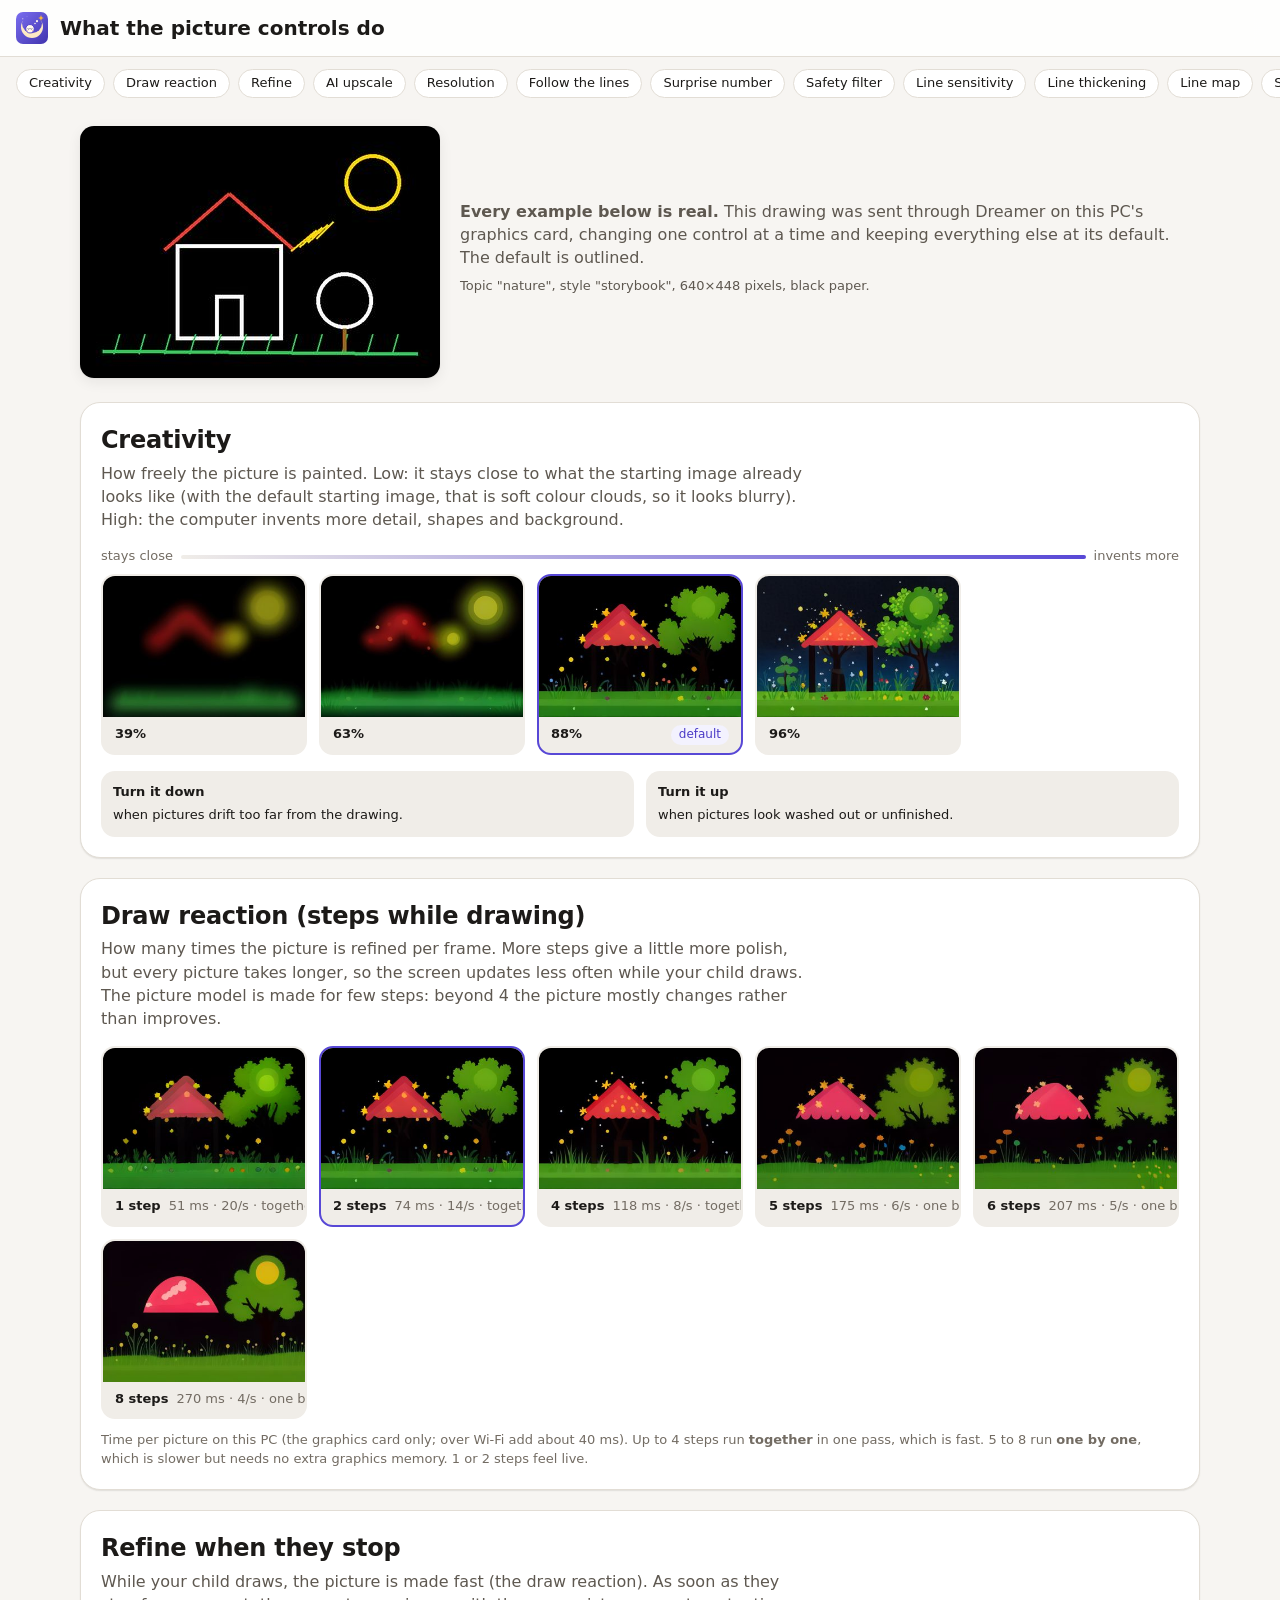
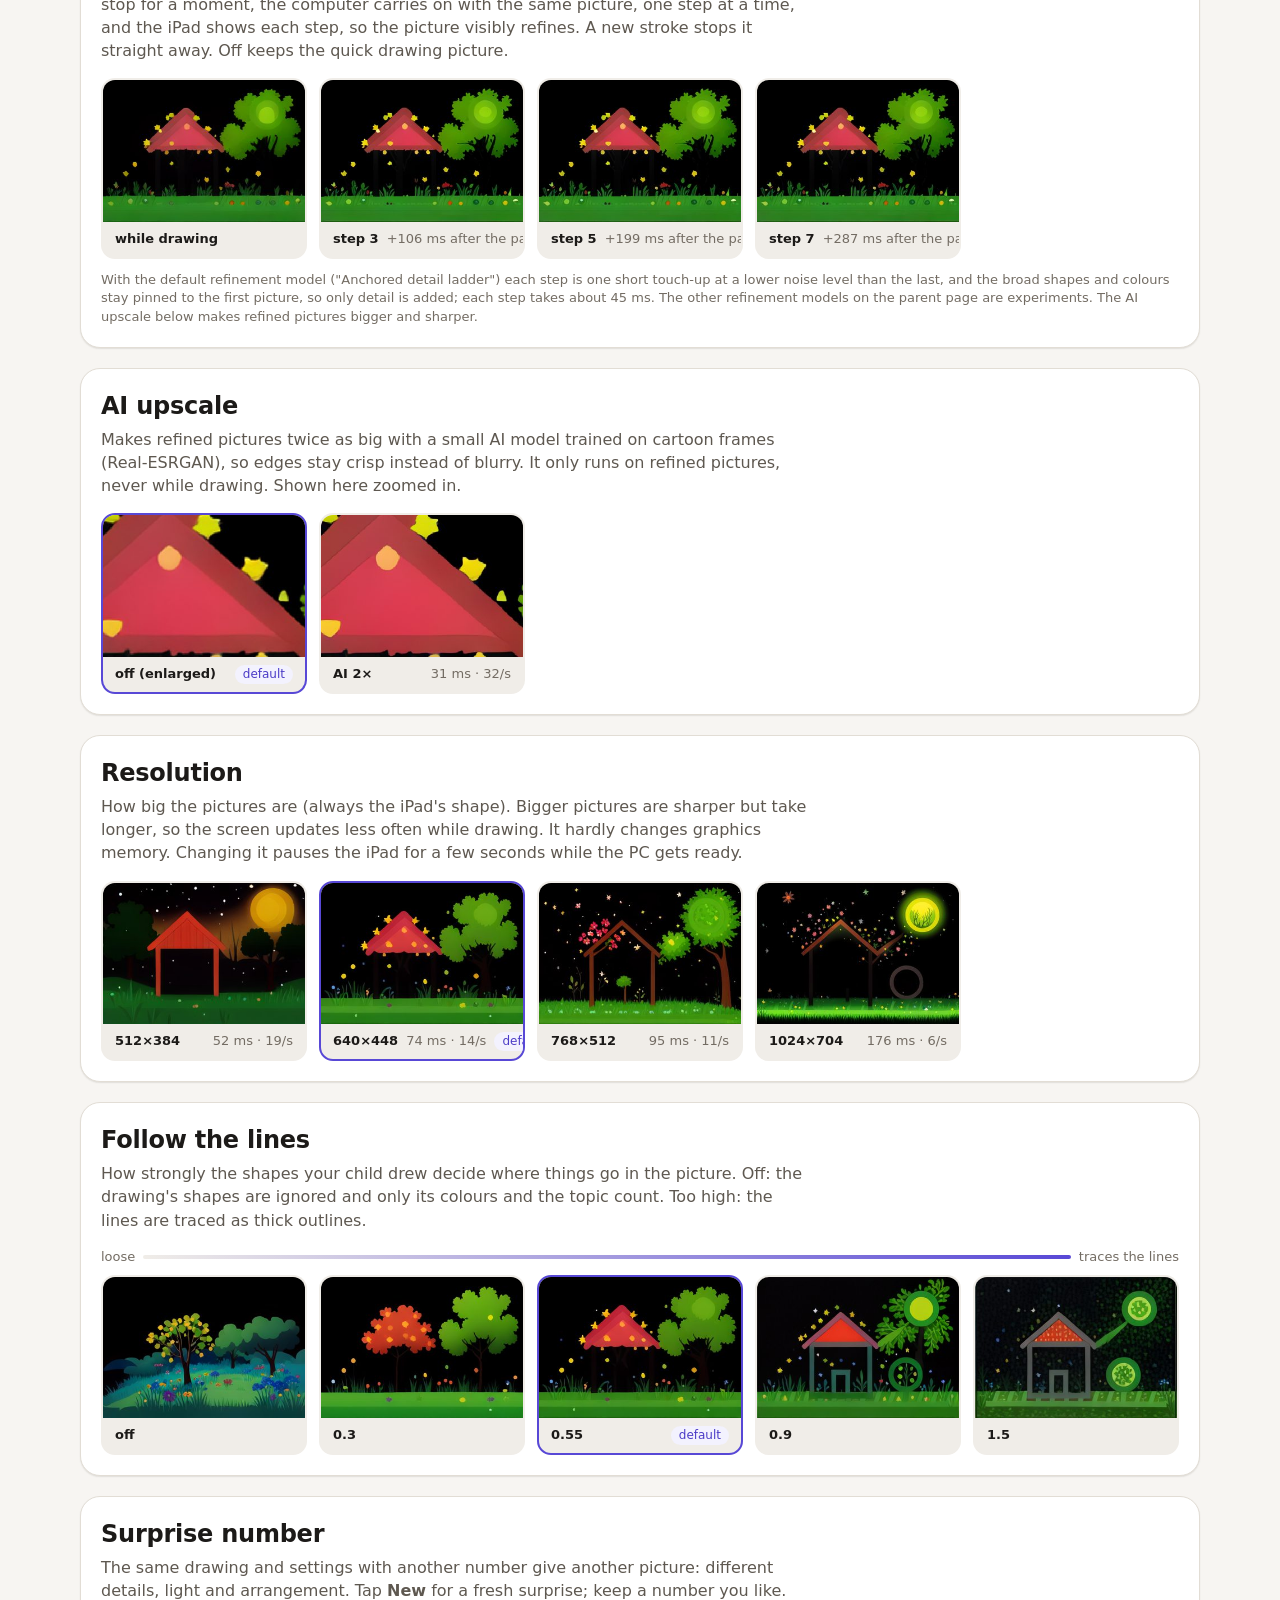
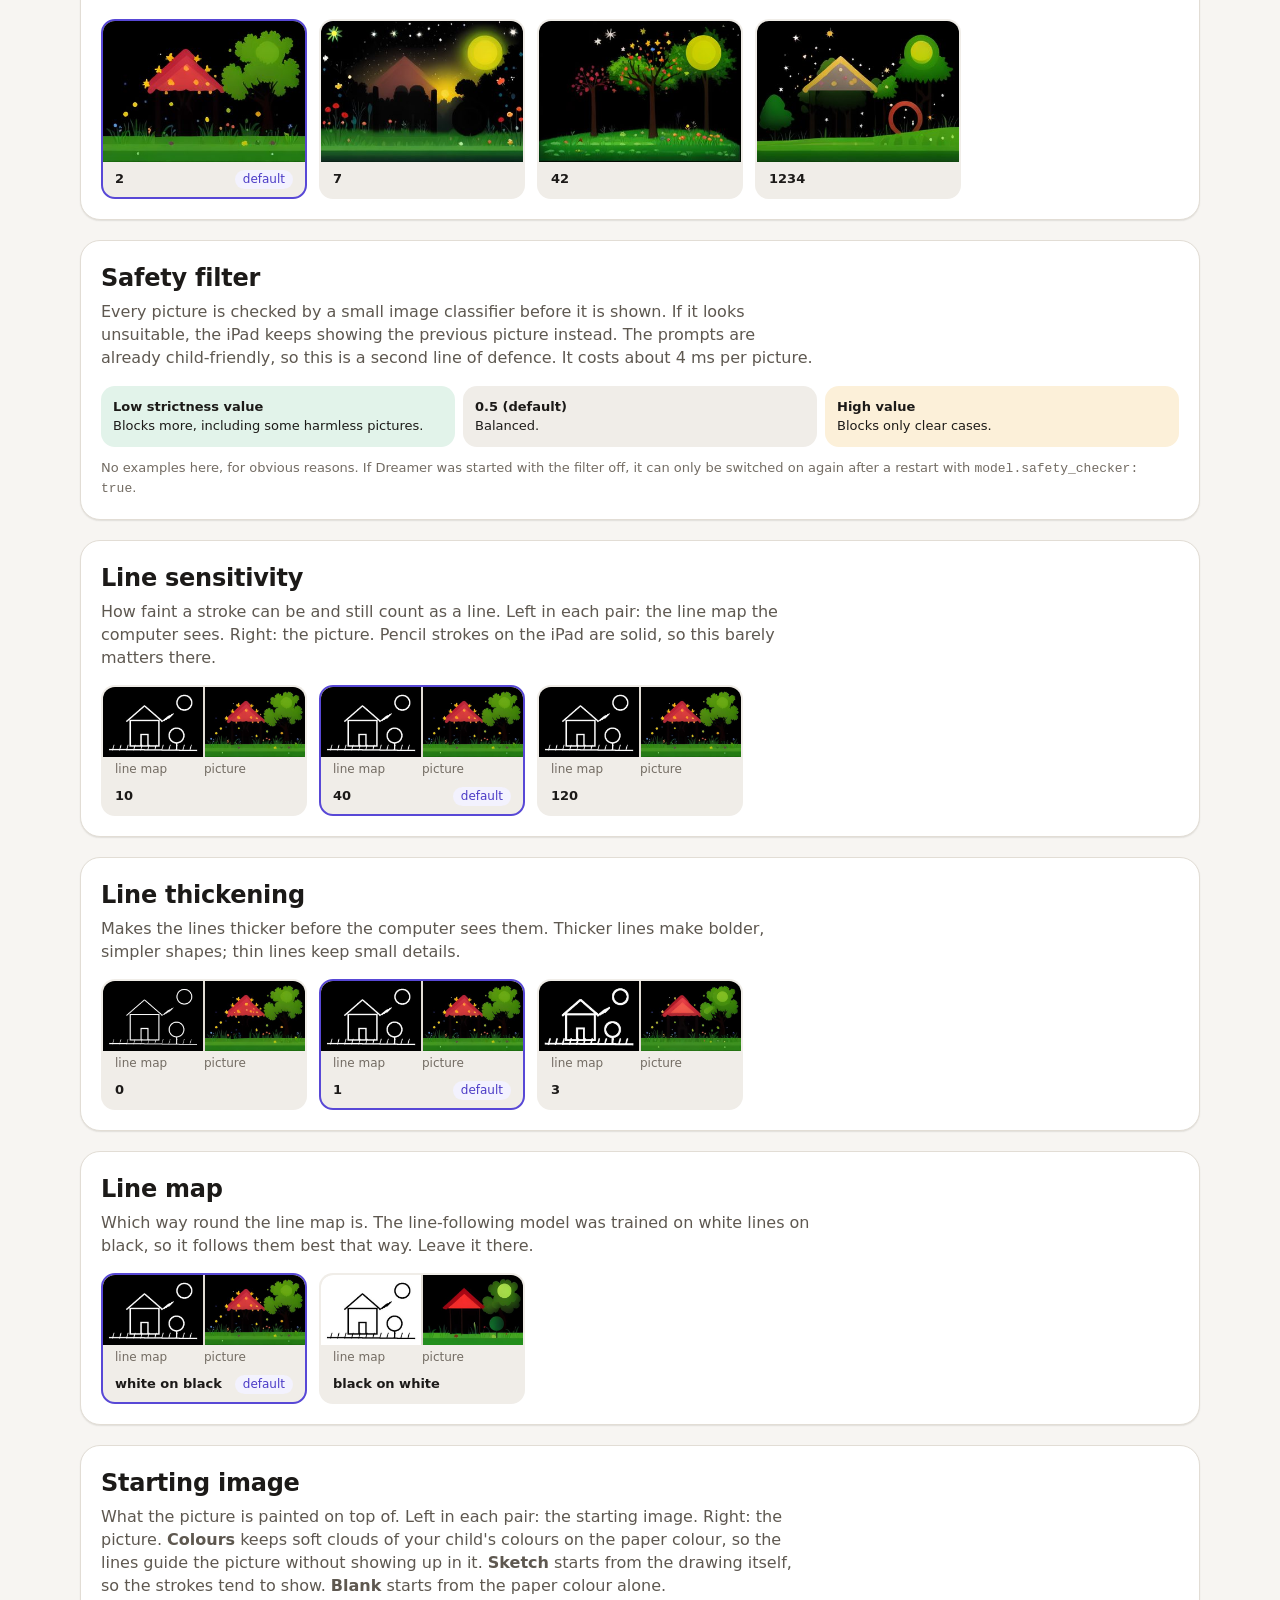
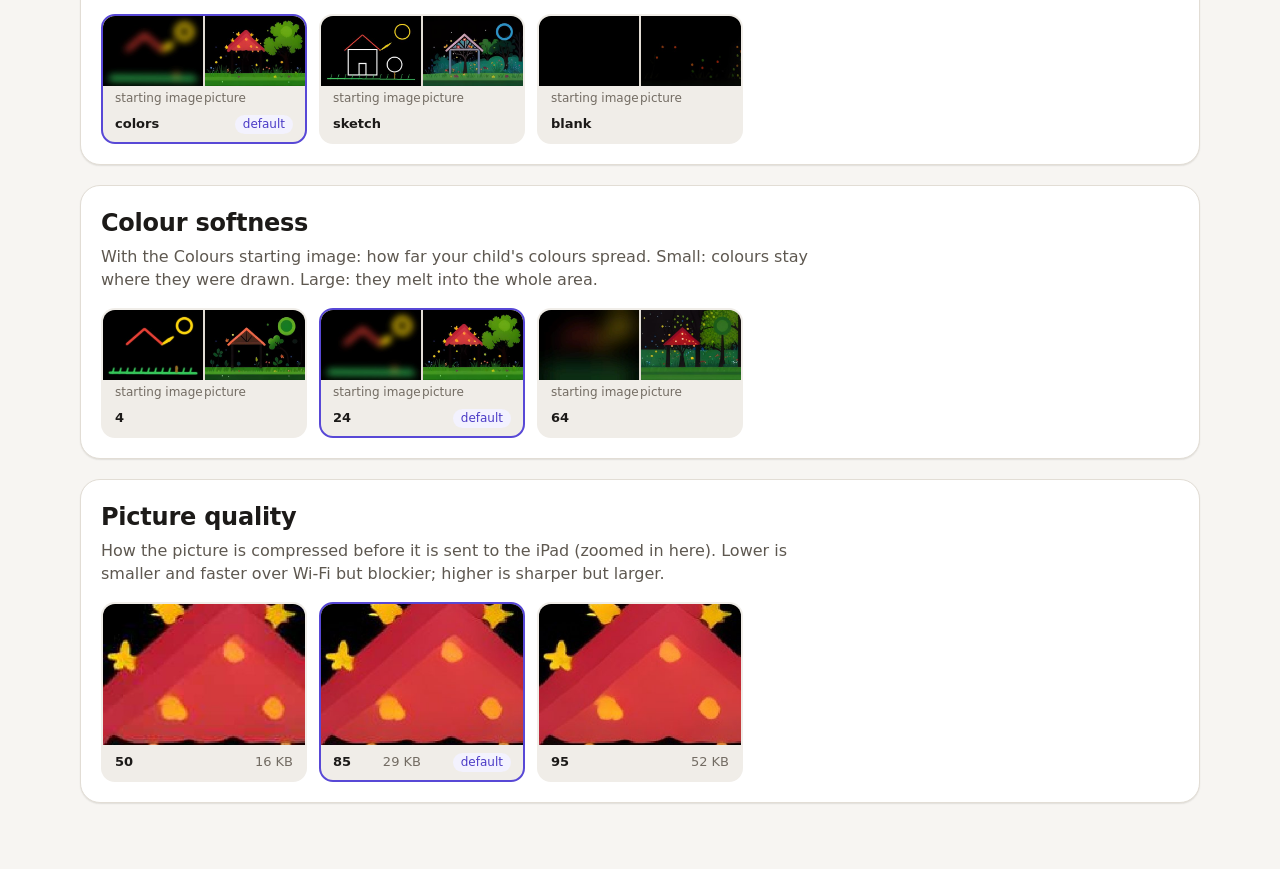
<file: static/help.html>
<!doctype html>
<html lang="en">
<head>
  <meta charset="utf-8">
  <meta name="viewport" content="width=device-width, initial-scale=1, viewport-fit=cover">
  <meta name="robots" content="noindex">
  <title>Dreamer · Picture controls</title>
  <link rel="icon" type="image/svg+xml" href="/static/favicon.svg">
  <link rel="stylesheet" href="/static/theme.css">
  <style>
    body { margin: 0; background: var(--bg); color: var(--text); font-family: var(--font-sans);
           line-height: var(--leading-normal); }
    header.top { position: sticky; top: 0; z-index: 2; display: flex; align-items: center;
                 gap: var(--space-3); padding: var(--space-3) var(--space-4);
                 background: var(--glass); backdrop-filter: blur(12px);
                 border-bottom: 1px solid var(--border); }
    header.top h1 { font-size: var(--text-lg); margin: 0; font-weight: var(--weight-semibold); }
    nav.toc { display: flex; gap: var(--space-2); overflow-x: auto; padding: var(--space-3) var(--space-4);
              scrollbar-width: none; }
    nav.toc a { flex: none; padding: var(--space-1) var(--space-3); border-radius: var(--radius-pill);
                background: var(--surface); border: 1px solid var(--border); color: var(--text);
                text-decoration: none; font-size: var(--text-sm); }
    nav.toc a:hover { background: var(--surface-hover); }
    main { max-width: 1120px; margin: 0 auto; padding: 0 var(--space-4) var(--space-12); }
    .intro { display: grid; grid-template-columns: minmax(0, 360px) 1fr; gap: var(--space-5);
             align-items: center; margin: var(--space-4) 0 var(--space-6); }
    .intro img { width: 100%; border-radius: var(--radius-md); box-shadow: var(--shadow-2); display: block; }
    .intro p { margin: 0 0 var(--space-2); color: var(--text-muted); }
    section.control { background: var(--surface); border: 1px solid var(--border); border-radius: var(--radius-lg);
                      box-shadow: var(--shadow-1); padding: var(--space-5); margin: 0 0 var(--space-5);
                      scroll-margin-top: 72px; }
    section.control:target { outline: 3px solid var(--accent); outline-offset: 2px; }
    section.control h2 { margin: 0 0 var(--space-1); font-size: var(--text-xl); letter-spacing: var(--tracking-tight); }
    .lead { margin: 0 0 var(--space-4); color: var(--text-muted); max-width: 70ch; }
    .scale { display: flex; align-items: center; gap: var(--space-2); font-size: var(--text-sm);
             color: var(--text-subtle); margin: 0 0 var(--space-2); }
    .scale .bar { flex: 1; height: 4px; border-radius: 2px;
                  background: linear-gradient(90deg, var(--surface-sunken), var(--accent)); }
    .strip { display: grid; grid-template-columns: repeat(auto-fill, minmax(200px, 1fr)); gap: var(--space-3); }
    figure { margin: 0; background: var(--surface-sunken); border-radius: var(--radius-md); overflow: hidden;
             border: 2px solid transparent; }
    figure.is-default { border-color: var(--accent); }
    figure .pair { display: grid; grid-template-columns: 1fr 1fr; gap: 2px; background: var(--border); }
    figure img { width: 100%; display: block; aspect-ratio: 10 / 7; object-fit: cover; }
    img.wide { width: 100%; height: auto; display: block; border-radius: 12px; margin: 12px 0; }
    figcaption { display: flex; justify-content: space-between; align-items: baseline; gap: var(--space-2);
                 padding: var(--space-2) var(--space-3); font-size: var(--text-sm); }
    figcaption b { font-weight: var(--weight-semibold); white-space: nowrap; }
    .badge { font-size: var(--text-xs); padding: 1px var(--space-2); border-radius: var(--radius-pill);
             background: var(--accent-soft); color: var(--accent-text); white-space: nowrap; }
    .meta { color: var(--text-subtle); white-space: nowrap; }
    .pair-labels { display: grid; grid-template-columns: 1fr 1fr; font-size: var(--text-xs);
                   color: var(--text-subtle); padding: var(--space-1) var(--space-3) 0; }
    .tips { display: grid; grid-template-columns: repeat(auto-fit, minmax(240px, 1fr)); gap: var(--space-3);
            margin: var(--space-4) 0 0; padding: 0; list-style: none; }
    .tips li { background: var(--surface-sunken); border-radius: var(--radius-md); padding: var(--space-3);
               font-size: var(--text-sm); }
    .tips li b { display: block; margin-bottom: var(--space-1); }
    .meter { display: grid; grid-template-columns: repeat(3, 1fr); gap: var(--space-2); }
    .meter div { border-radius: var(--radius-md); padding: var(--space-3); font-size: var(--text-sm);
                 background: var(--surface-sunken); }
    .meter .strict { background: var(--success-soft); }
    .meter .loose { background: var(--warning-soft); }
    .note { font-size: var(--text-sm); color: var(--text-subtle); margin: var(--space-3) 0 0; }
    .missing { color: var(--text-muted); font-style: italic; }
    @media (max-width: 640px) { .intro { grid-template-columns: 1fr; } section.control { padding: var(--space-4); } }
  </style>
</head>
<body>
  <header class="top">
    <img src="/static/favicon.svg" alt="" width="32" height="32">
    <h1>What the picture controls do</h1>
  </header>
  <nav class="toc" aria-label="Controls">
    <a href="#creativity">Creativity</a><a href="#steps">Draw reaction</a><a href="#refine">Refine</a>
    <a href="#upscale">AI upscale</a><a href="#resolution">Resolution</a><a href="#lines">Follow the lines</a>
    <a href="#seed">Surprise number</a><a href="#safety">Safety filter</a><a href="#line_threshold">Line sensitivity</a>
    <a href="#line_dilate">Line thickening</a><a href="#line_polarity">Line map</a><a href="#init_mode">Starting image</a>
    <a href="#init_blur">Colour softness</a><a href="#jpeg_quality">Picture quality</a>
  </nav>
  <main>
    <div class="intro">
      <img id="drawing" alt="The example drawing: a house, a sun, a tree and grass on black paper">
      <div>
        <p><b>Every example below is real.</b> This drawing was sent through Dreamer on this PC's
          graphics card, changing one control at a time and keeping everything else at its default.
          The default is outlined.</p>
        <p id="setup" class="note"></p>
      </div>
    </div>

    <section class="control" id="creativity">
      <h2>Creativity</h2>
      <p class="lead">How freely the picture is painted. Low: it stays close to what the starting image
        already looks like (with the default starting image, that is soft colour clouds, so it looks blurry).
        High: the computer invents more detail, shapes and background.</p>
      <div class="scale"><span>stays close</span><span class="bar"></span><span>invents more</span></div>
      <div class="strip" data-control="creativity"></div>
      <ul class="tips"><li><b>Turn it down</b>when pictures drift too far from the drawing.</li>
        <li><b>Turn it up</b>when pictures look washed out or unfinished.</li></ul>
    </section>

    <section class="control" id="steps">
      <h2>Draw reaction (steps while drawing)</h2>
      <p class="lead">How many times the picture is refined per frame. More steps give a little more polish,
        but every picture takes longer, so the screen updates less often while your child draws. The picture
        model is made for few steps: beyond 4 the picture mostly changes rather than improves.</p>
      <div class="strip" data-control="steps"></div>
      <p class="note">Time per picture on this PC (the graphics card only; over Wi-Fi add about 40 ms).
        Up to 4 steps run <b>together</b> in one pass, which is fast. 5 to 8 run <b>one by one</b>, which is
        slower but needs no extra graphics memory. 1 or 2 steps feel live.</p>
    </section>

    <section class="control" id="refine">
      <h2>Refine when they stop</h2>
      <p class="lead">While your child draws, the picture is made fast (the draw reaction). As soon as they stop
        for a moment, the computer carries on with the same picture, one step at a time, and the iPad shows each
        step, so the picture visibly refines. A new stroke stops it straight away. Off keeps the quick drawing
        picture.</p>
      <div class="strip" data-control="refine"></div>
      <p class="note">With the default refinement model ("Anchored detail ladder") each step is one short
        touch-up at a lower noise level than the last, and the broad shapes and colours stay pinned to the first
        picture, so only detail is added; each step takes about 45 ms. The other refinement models on the
        parent page are experiments. The AI upscale below makes refined pictures bigger and sharper.</p>
    </section>

    <section class="control" id="upscale">
      <h2>AI upscale</h2>
      <p class="lead">Makes refined pictures twice as big with a small AI model trained on cartoon frames
        (Real-ESRGAN), so edges stay crisp instead of blurry. It only runs on refined pictures, never while
        drawing. Shown here zoomed in.</p>
      <div class="strip" data-control="upscale"></div>
      <p class="note missing" data-empty="upscale">Examples appear once the upscaler model is installed.</p>
    </section>

    <section class="control" id="resolution">
      <h2>Resolution</h2>
      <p class="lead">How big the pictures are (always the iPad's shape). Bigger pictures are sharper but take
        longer, so the screen updates less often while drawing. It hardly changes graphics memory. Changing it
        pauses the iPad for a few seconds while the PC gets ready.</p>
      <div class="strip" data-control="resolution"></div>
    </section>

    <section class="control" id="lines">
      <h2>Follow the lines</h2>
      <p class="lead">How strongly the shapes your child drew decide where things go in the picture. Off: the
        drawing's shapes are ignored and only its colours and the topic count. Too high: the lines are traced as
        thick outlines.</p>
      <div class="scale"><span>loose</span><span class="bar"></span><span>traces the lines</span></div>
      <div class="strip" data-control="lines"></div>
    </section>

    <section class="control" id="seed">
      <h2>Surprise number</h2>
      <p class="lead">The same drawing and settings with another number give another picture: different
        details, light and arrangement. Tap <b>New</b> for a fresh surprise; keep a number you like.</p>
      <div class="strip" data-control="seed"></div>
    </section>

    <section class="control" id="safety">
      <h2>Safety filter</h2>
      <p class="lead">Every picture is checked by a small image classifier before it is shown. If it looks
        unsuitable, the iPad keeps showing the previous picture instead. The prompts are already
        child-friendly, so this is a second line of defence. It costs about 4 ms per picture.</p>
      <div class="meter">
        <div class="strict"><b>Low strictness value</b><br>Blocks more, including some harmless pictures.</div>
        <div><b>0.5 (default)</b><br>Balanced.</div>
        <div class="loose"><b>High value</b><br>Blocks only clear cases.</div>
      </div>
      <p class="note">No examples here, for obvious reasons. If Dreamer was started with the filter off, it can
        only be switched on again after a restart with <code>model.safety_checker: true</code>.</p>
    </section>

    <section class="control" id="line_threshold">
      <h2>Line sensitivity</h2>
      <p class="lead">How faint a stroke can be and still count as a line. Left in each pair: the line map the
        computer sees. Right: the picture. Pencil strokes on the iPad are solid, so this barely matters there.</p>
      <div class="strip" data-control="line_threshold"></div>
    </section>

    <section class="control" id="line_dilate">
      <h2>Line thickening</h2>
      <p class="lead">Makes the lines thicker before the computer sees them. Thicker lines make bolder, simpler
        shapes; thin lines keep small details.</p>
      <div class="strip" data-control="line_dilate"></div>
    </section>

    <section class="control" id="line_polarity">
      <h2>Line map</h2>
      <p class="lead">Which way round the line map is. The line-following model was trained on white lines on
        black, so it follows them best that way. Leave it there.</p>
      <div class="strip" data-control="line_polarity"></div>
    </section>

    <section class="control" id="init_mode">
      <h2>Starting image</h2>
      <p class="lead">What the picture is painted on top of. Left in each pair: the starting image. Right: the
        picture. <b>Colours</b> keeps soft clouds of your child's colours on the paper colour, so the lines guide
        the picture without showing up in it. <b>Sketch</b> starts from the drawing itself, so the strokes tend to
        show. <b>Blank</b> starts from the paper colour alone.</p>
      <div class="strip" data-control="init_mode"></div>
    </section>

    <section class="control" id="init_blur">
      <h2>Colour softness</h2>
      <p class="lead">With the Colours starting image: how far your child's colours spread. Small: colours stay
        where they were drawn. Large: they melt into the whole area.</p>
      <div class="strip" data-control="init_blur"></div>
    </section>

    <section class="control" id="jpeg_quality">
      <h2>Picture quality</h2>
      <p class="lead">How the picture is compressed before it is sent to the iPad (zoomed in here). Lower is
        smaller and faster over Wi-Fi but blockier; higher is sharper but larger.</p>
      <div class="strip" data-control="jpeg_quality"></div>
    </section>
  </main>

  <script type="module">
    const PAIRS = { line_threshold: ["linemap", "line map"], line_dilate: ["linemap", "line map"],
                    line_polarity: ["linemap", "line map"], init_mode: ["init", "starting image"],
                    init_blur: ["init", "starting image"] };

    function img(src, alt) {
      const el = document.createElement("img");
      el.src = "/static/" + src;
      el.alt = alt;
      el.loading = "lazy";
      return el;
    }

    function figure(control, item) {
      const fig = document.createElement("figure");
      if (item.default) fig.classList.add("is-default");
      const pair = PAIRS[control];
      if (pair && item[pair[0]]) {
        const box = document.createElement("div");
        box.className = "pair";
        box.append(img(item[pair[0]], `${pair[1]} at ${item.value}`), img(item.picture, `picture at ${item.value}`));
        const labels = document.createElement("div");
        labels.className = "pair-labels";
        labels.innerHTML = `<span>${pair[1]}</span><span>picture</span>`;
        fig.append(box, labels);
      } else {
        fig.append(img(item.picture, `picture at ${item.value}`));
      }
      const cap = document.createElement("figcaption");
      const value = document.createElement("b");
      value.textContent = control === "steps" ? `${item.value} step${item.value === "1" ? "" : "s"}` : item.value;
      cap.append(value);
      const extra = item.after ? `+${item.after} ms after the pause`
                  : item.ms ? `${item.ms} ms · ${Math.round(1000 / item.ms)}/s${item.mode ? " · " + item.mode : ""}`
                  : item.kb ? `${item.kb} KB` : "";
      if (extra) {
        const meta = document.createElement("span");
        meta.className = "meta";
        meta.textContent = extra;
        cap.append(meta);
      }
      if (item.default) {
        const badge = document.createElement("span");
        badge.className = "badge";
        badge.textContent = "default";
        cap.append(badge);
      }
      fig.append(cap);
      return fig;
    }

    try {
      const data = await (await fetch("/static/help/data.json", { cache: "no-cache" })).json();
      document.getElementById("drawing").src = "/static/" + data.drawing;
      document.getElementById("setup").textContent =
        `Topic "${data.topic}", style "${data.style}", ${data.size[0]}×${data.size[1]} pixels, black paper.`;
      for (const strip of document.querySelectorAll(".strip")) {
        const items = data.controls[strip.dataset.control] || [];
        for (const item of items) strip.append(figure(strip.dataset.control, item));
      }
      for (const note of document.querySelectorAll("[data-empty]")) {
        note.hidden = Boolean((data.controls[note.dataset.empty] || []).length);
      }
    } catch {
      for (const strip of document.querySelectorAll(".strip")) {
        strip.innerHTML = '<p class="missing">Example pictures are missing. Run tools/make_help_images.py on the PC.</p>';
      }
    }
    if (location.hash) {
      try {
        document.querySelector(location.hash)?.scrollIntoView();
      } catch { /* not a valid selector (e.g. a hand-typed hash): stay at the top */ }
    }
  </script>
</body>
</html>
</file>
<file: static/theme.css>
/* Dreamer design tokens, shared by the kid page (index.html) and the admin page
   (admin.html). Documented in docs/design-system.md.

   Three layers:
     1. Primitives  - raw colour ramps. ONLY this file may use hex values.
     2. Semantic    - what a colour is for (--surface, --text, --accent, ...).
                      Pages use these and nothing else. Dark mode swaps this layer.
     3. Scales      - type, spacing, radii, elevation, motion, focus, touch.
   Plus one shared base rule at the end: no text selection outside input fields.

   Theme switching: light by default; dark follows prefers-color-scheme unless the page
   pins a theme with <html data-theme="light|dark">. The kid page pins light (the drawing
   paper is white); the admin page follows the phone. */

:root {
  /* ---------- 1. Primitives ---------------------------------------------------- */

  /* Sand: warm neutrals, a little paper-like. */
  --sand-0: #ffffff;
  --sand-25: #fcfbf9;
  --sand-50: #f7f5f2;
  --sand-100: #f0ede8;
  --sand-150: #e9e5df;
  --sand-200: #e2ddd5;
  --sand-300: #cfc9bf;
  --sand-400: #9a9388;
  --sand-500: #736c63;
  --sand-600: #5e5850;
  --sand-700: #46413b;
  --sand-750: #36322e;
  --sand-800: #2a2724;
  --sand-850: #221f1d;
  --sand-900: #1c1a18;
  --sand-950: #141311;
  --sand-1000: #0e0d0c;

  /* Iris: the one accent. A dusky blue-violet, "dreamy" without being candy. */
  --iris-50: #f3f2fe;
  --iris-100: #e8e6fd;
  --iris-200: #d4d0fb;
  --iris-300: #aba3f7;
  --iris-400: #9389f2;
  --iris-500: #6c5fe4;
  --iris-600: #5848d6;
  --iris-700: #4b3bc6;
  --iris-800: #4134ae;
  --iris-900: #2a2550;
  --iris-950: #211d3f;

  /* Moon: the warm cream of the logo's crescent. */
  --moon-100: #fff8ee;
  --moon-300: #fde9c4;

  /* Status ramps. */
  --green-100: #e2f3ea;
  --green-500: #4cbf86;
  --green-600: #1e8556;
  --green-900: #15302a;
  --amber-100: #fcf0d9;
  --amber-400: #f5b53d;
  --amber-500: #edb04a;
  --amber-600: #c27a00;
  --amber-800: #8f5a00;
  --amber-900: #33281a;
  --red-100: #fbe9e7;
  --red-300: #f28b84;
  --red-500: #d2463e;
  --red-600: #cc3a31;
  --red-700: #b3302a;
  --red-900: #3a1d1b;

  /* ---------- 2. Semantic: light (default) -------------------------------------- */

  --bg: var(--sand-50);                 /* page background */
  --surface: var(--sand-0);             /* cards, toolbars, inputs */
  --surface-raised: var(--sand-0);      /* things that float: dialogs, sheets, popovers */
  --surface-sunken: var(--sand-100);    /* wells: tracks, segmented controls, stat tiles */
  --surface-hover: var(--sand-25);
  --surface-pressed: var(--sand-150);
  --surface-inverse: var(--sand-900);   /* toasts / hints */
  --glass: rgb(255 255 255 / 0.84);     /* translucent bars and labels over pictures */
  --scrim: rgb(28 26 24 / 0.38);        /* behind dialogs and sheets */
  --canvas: var(--sand-0);              /* drawing paper and picture frames: always white */

  --text: var(--sand-900);
  --text-muted: var(--sand-600);        /* secondary copy, labels (>= 4.5:1 on --bg) */
  --text-subtle: var(--sand-500);       /* hints and placeholders (>= 4.5:1 on --surface) */
  --text-inverse: var(--sand-50);
  --text-on-accent: var(--sand-0);
  --text-on-danger: var(--sand-0);

  --border: var(--sand-200);            /* dividers, card edges */
  --border-strong: var(--sand-400);     /* input and control outlines (>= 3:1) */

  --accent: var(--iris-600);            /* primary buttons, selection */
  --accent-hover: var(--iris-700);
  --accent-pressed: var(--iris-800);
  --accent-text: var(--iris-700);       /* accent-coloured text and icons on surfaces */
  --accent-soft: var(--iris-50);        /* selected backgrounds, tinted wells */
  --accent-soft-strong: var(--iris-100);
  --focus-color: var(--iris-500);

  --success: var(--green-600);
  --success-soft: var(--green-100);
  --warning: var(--amber-600);
  --warning-text: var(--amber-800);
  --warning-soft: var(--amber-100);
  --danger: var(--red-600);
  --danger-hover: var(--red-700);
  --danger-text: var(--red-700);
  --danger-soft: var(--red-100);
  --celebrate: var(--amber-400);        /* the saved star, sparkles */

  /* Brand (logo colours, for brand moments only). */
  --brand-night: linear-gradient(150deg, var(--iris-500) 0%, var(--iris-800) 100%);
  --brand-moon: var(--moon-300);

  /* Elevation: soft, layered, never an offset "sticker" shadow. */
  --shadow-color: 28 26 24;
  --shadow-1: 0 1px 2px rgb(var(--shadow-color) / 0.06), 0 1px 1px rgb(var(--shadow-color) / 0.04);
  --shadow-2: 0 1px 2px rgb(var(--shadow-color) / 0.05), 0 4px 14px rgb(var(--shadow-color) / 0.07);
  --shadow-3: 0 2px 6px rgb(var(--shadow-color) / 0.06), 0 14px 36px rgb(var(--shadow-color) / 0.12);
  --shadow-4: 0 4px 12px rgb(var(--shadow-color) / 0.08), 0 28px 72px rgb(var(--shadow-color) / 0.20);
  --inner-edge: inset 0 0 0 1px rgb(var(--shadow-color) / 0.10); /* hairline on colour fills */

  /* Fixed content colours (not themed): the rainbow on the "more colours" swatch. */
  --spectrum: conic-gradient(#ef4d5a, #ff9f1c, #ffd23f, #3ecf6e, #2fa8ff, #8b5cf6, #ff7eb6, #ef4d5a);
  /* The brush-size ring drawn over the drawing (any paper colour): a light edge plus a
     dark halo, so it shows on every paper. */
  --pinch-ring-edge: var(--sand-0);
  --pinch-ring-halo: rgb(0 0 0 / 0.45);
  /* The sleeping computer's screen on the full-screen "asleep" view: night, in any theme. */
  --brand-night-deep: var(--iris-950);

  /* ---------- 3. Scales --------------------------------------------------------- */

  /* Type: system faces only (offline LAN app, no downloads). */
  --font-sans: system-ui, -apple-system, BlinkMacSystemFont, "SF Pro Text", "SF Pro",
    "Segoe UI Variable Text", "Segoe UI Variable", "Segoe UI", Inter, Roboto,
    "Helvetica Neue", Arial, sans-serif;
  /* Kid page labels: SF Pro Rounded on iPad, otherwise the plain sans. */
  --font-rounded: ui-rounded, "SF Pro Rounded", var(--font-sans);
  --font-mono: ui-monospace, "SF Mono", "Cascadia Mono", Consolas, monospace;

  --text-xs: 12px;     /* captions, badges */
  --text-sm: 13px;     /* helper text, meta */
  --text-md: 15px;     /* secondary body */
  --text-base: 17px;   /* body, buttons, inputs (>= 16px: no iOS focus zoom) */
  --text-lg: 20px;     /* card titles, kid labels */
  --text-xl: 24px;     /* page titles */
  --text-2xl: 30px;    /* hero / PIN digits */

  --leading-tight: 1.2;
  --leading-normal: 1.45;

  --weight-regular: 400;
  --weight-medium: 500;
  --weight-semibold: 600;
  --weight-bold: 700;

  --tracking-tight: -0.01em;
  --tracking-wide: 0.04em;

  /* Spacing: 4px grid. */
  --space-1: 4px;
  --space-2: 8px;
  --space-3: 12px;
  --space-4: 16px;
  --space-5: 20px;
  --space-6: 24px;
  --space-8: 32px;
  --space-10: 40px;
  --space-12: 48px;

  /* Radii. */
  --radius-xs: 6px;
  --radius-sm: 10px;
  --radius-md: 14px;
  --radius-lg: 20px;
  --radius-xl: 28px;
  --radius-pill: 999px;

  /* Motion. */
  --dur-instant: 80ms;
  --dur-fast: 140ms;
  --dur-base: 200ms;
  --dur-slow: 320ms;
  --ease-out: cubic-bezier(0.2, 0.8, 0.2, 1);
  --ease-in-out: cubic-bezier(0.4, 0, 0.2, 1);
  --ease-spring: cubic-bezier(0.34, 1.56, 0.64, 1);   /* playful overshoot, kid page */
  --press-scale: 0.96;

  /* Focus ring: a surface-coloured gap, then the accent ring. Works on any fill. */
  --focus-ring: 0 0 0 2px var(--surface), 0 0 0 4px var(--focus-color);

  /* Icons: 24px viewBox, round caps and joins. */
  --icon-stroke: 2;
  --icon-stroke-bold: 2.25;

  /* Touch targets. */
  --touch-min: 44px;     /* admin page (phone, grown-up fingers) */
  --touch-kid: 48px;     /* any control on the kid page */
  --touch-kid-lg: 56px;  /* main kid tools */

  color-scheme: light;
}

/* ---------- 2b. Semantic: dark --------------------------------------------------
   Keep the two blocks below identical: one follows the OS, one is the explicit pin. */

@media (prefers-color-scheme: dark) {
  :root:not([data-theme="light"]) {
    --bg: var(--sand-950);
    --surface: var(--sand-900);
    --surface-raised: var(--sand-850);
    --surface-sunken: var(--sand-1000);
    --surface-hover: var(--sand-850);
    --surface-pressed: var(--sand-800);
    --surface-inverse: var(--sand-50);
    --glass: rgb(28 26 24 / 0.80);
    --scrim: rgb(0 0 0 / 0.58);

    --text: var(--sand-50);
    --text-muted: var(--sand-300);
    --text-subtle: var(--sand-400);
    --text-inverse: var(--sand-900);

    --border: var(--sand-800);
    --border-strong: var(--sand-600);

    --accent: var(--iris-500);
    --accent-hover: var(--iris-600);
    --accent-pressed: var(--iris-700);
    --accent-text: var(--iris-300);
    --accent-soft: var(--iris-950);
    --accent-soft-strong: var(--iris-900);
    --focus-color: var(--iris-400);

    --success: var(--green-500);
    --success-soft: var(--green-900);
    --warning: var(--amber-500);
    --warning-text: var(--amber-500);
    --warning-soft: var(--amber-900);
    --danger: var(--red-500);
    --danger-hover: var(--red-600);
    --danger-text: var(--red-300);
    --danger-soft: var(--red-900);

    --shadow-color: 0 0 0;
    --shadow-1: 0 1px 2px rgb(0 0 0 / 0.30);
    --shadow-2: 0 1px 2px rgb(0 0 0 / 0.30), 0 6px 16px rgb(0 0 0 / 0.28);
    --shadow-3: 0 2px 6px rgb(0 0 0 / 0.32), 0 16px 40px rgb(0 0 0 / 0.40);
    --shadow-4: 0 4px 12px rgb(0 0 0 / 0.36), 0 28px 72px rgb(0 0 0 / 0.55);
    --inner-edge: inset 0 0 0 1px rgb(255 255 255 / 0.08);

    color-scheme: dark;
  }
}

:root[data-theme="dark"] {
  --bg: var(--sand-950);
  --surface: var(--sand-900);
  --surface-raised: var(--sand-850);
  --surface-sunken: var(--sand-1000);
  --surface-hover: var(--sand-850);
  --surface-pressed: var(--sand-800);
  --surface-inverse: var(--sand-50);
  --glass: rgb(28 26 24 / 0.80);
  --scrim: rgb(0 0 0 / 0.58);

  --text: var(--sand-50);
  --text-muted: var(--sand-300);
  --text-subtle: var(--sand-400);
  --text-inverse: var(--sand-900);

  --border: var(--sand-800);
  --border-strong: var(--sand-600);

  --accent: var(--iris-500);
  --accent-hover: var(--iris-600);
  --accent-pressed: var(--iris-700);
  --accent-text: var(--iris-300);
  --accent-soft: var(--iris-950);
  --accent-soft-strong: var(--iris-900);
  --focus-color: var(--iris-400);

  --success: var(--green-500);
  --success-soft: var(--green-900);
  --warning: var(--amber-500);
  --warning-text: var(--amber-500);
  --warning-soft: var(--amber-900);
  --danger: var(--red-500);
  --danger-hover: var(--red-600);
  --danger-text: var(--red-300);
  --danger-soft: var(--red-900);

  --shadow-color: 0 0 0;
  --shadow-1: 0 1px 2px rgb(0 0 0 / 0.30);
  --shadow-2: 0 1px 2px rgb(0 0 0 / 0.30), 0 6px 16px rgb(0 0 0 / 0.28);
  --shadow-3: 0 2px 6px rgb(0 0 0 / 0.32), 0 16px 40px rgb(0 0 0 / 0.40);
  --shadow-4: 0 4px 12px rgb(0 0 0 / 0.36), 0 28px 72px rgb(0 0 0 / 0.55);
  --inner-edge: inset 0 0 0 1px rgb(255 255 255 / 0.08);

  color-scheme: dark;
}

/* Reduced motion: collapse durations (pages also switch animations off). */
@media (prefers-reduced-motion: reduce) {
  :root {
    --dur-instant: 1ms;
    --dur-fast: 1ms;
    --dur-base: 1ms;
    --dur-slow: 1ms;
    --press-scale: 1;
  }
}

/* ---------- Base: no text selection or iOS callout outside input fields ----------- */
/* Every page (kid, admin, help) loads this file. A long press on a picture, the drawing or
   a label must not select text or open the iOS copy/save menu; real text fields still
   take selection, caret placement and paste. */
body {
  -webkit-user-select: none;
  user-select: none;
  -webkit-touch-callout: none;
}
img, canvas { -webkit-touch-callout: none; -webkit-user-drag: none; }
input:not([type="range"], [type="checkbox"], [type="radio"], [type="file"]),
textarea, select, [contenteditable="true"] {
  -webkit-user-select: text;
  user-select: text;
  -webkit-touch-callout: default;
}
</file>
<file: static/style.css>
/* Dreamer kid page. Every colour, size and curve comes from theme.css tokens
   (see docs/design-system.md). No raw colours here. */

*, *::before, *::after { box-sizing: border-box; }

html, body {
  margin: 0;
  height: 100%;
  overflow: hidden;
  overscroll-behavior: none;
}

body {
  font-family: var(--font-rounded);
  font-weight: var(--weight-medium);
  color: var(--text);
  background:
    radial-gradient(70vmax 50vmax at 0% 0%, var(--accent-soft) 0%, transparent 60%),
    var(--bg);
  /* No text selection or iOS callout: the shared base rule in theme.css. */
  -webkit-tap-highlight-color: transparent;
  -webkit-text-size-adjust: 100%;
  -webkit-font-smoothing: antialiased;
  touch-action: manipulation; /* no double-tap zoom */
}

button, input, label { font: inherit; color: inherit; touch-action: manipulation; }
button { cursor: pointer; }
button:focus-visible, input:focus-visible, label:focus-within { outline: none; box-shadow: var(--focus-ring); }

svg { display: block; }

/* Read by screen readers, not shown. */
.visually-hidden {
  position: absolute;
  width: 1px;
  height: 1px;
  margin: -1px;
  padding: 0;
  overflow: hidden;
  clip: rect(0 0 0 0);
  white-space: nowrap;
  border: 0;
}

/* One icon style everywhere: 24px viewBox, round line art. */
.btn svg, .tile svg, .mode svg, .side-btn svg, .row-icon svg, .swatch.eraser svg,
.empty-icon svg, .card-icon svg, .detail-pics figcaption svg, .tool-toggle svg, .card-close svg {
  fill: none;
  stroke: currentColor;
  stroke-width: var(--icon-stroke-bold);
  stroke-linecap: round;
  stroke-linejoin: round;
}

.app {
  position: fixed;
  inset: 0;
  display: flex;
  flex-direction: column;
  padding: env(safe-area-inset-top) env(safe-area-inset-right) env(safe-area-inset-bottom) env(safe-area-inset-left);
}

/* ---------- Toolbar ---------- */

.toolbar {
  flex: none;
  margin: var(--space-3) var(--space-3) 0;
  padding: var(--space-2) var(--space-3);
  background: var(--surface);
  border-radius: var(--radius-xl);
  box-shadow: var(--shadow-2), 0 0 0 1px var(--border);
  display: flex;
  flex-direction: column;
  gap: var(--space-2);
}

.row.tools {
  display: flex;
  align-items: center;
  justify-content: space-between;
  gap: var(--space-2);
  flex-wrap: wrap;
}

.brand {
  position: relative;
  flex: none;
  width: 52px;
  height: 52px;
}
.mark {
  width: 52px;
  height: 52px;
  pointer-events: none;
  border-radius: var(--radius-md);
}

.group { display: flex; align-items: center; }

/* Colour swatches: plain discs, the chosen one gets a ring. */
.swatches { gap: 6px; flex-wrap: nowrap; }

.swatch {
  position: relative;
  width: var(--touch-kid);
  height: var(--touch-kid);
  flex: none;
  padding: 0;
  border: 0;
  border-radius: 50%;
  background: var(--c);
  box-shadow: var(--inner-edge);
  transition: transform var(--dur-fast) var(--ease-spring), box-shadow var(--dur-fast) var(--ease-out);
}
.swatch.light { box-shadow: inset 0 0 0 1.5px var(--border-strong); }
.swatch:active { transform: scale(0.9); }
.swatch.active {
  transform: scale(1.04);
  box-shadow: var(--inner-edge), 0 0 0 3px var(--surface), 0 0 0 5.5px var(--text);
}
.swatch:focus-visible { box-shadow: var(--inner-edge), var(--focus-ring); }
.swatch.active:focus-visible { box-shadow: var(--inner-edge), 0 0 0 3px var(--surface), 0 0 0 5.5px var(--focus-color); }

.swatch.eraser {
  background: var(--surface-sunken);
  color: var(--text-muted);
  display: grid;
  place-items: center;
}
.swatch.eraser svg { width: 26px; height: 26px; }
.swatch.eraser.active { color: var(--text); background: var(--surface); }

.swatch.more {
  display: grid;
  place-items: center;
  background: var(--spectrum);
  overflow: hidden;
  cursor: pointer;
}
.swatch.more .chip {
  width: 24px;
  height: 24px;
  border-radius: 50%;
  background: var(--surface);
  box-shadow: var(--shadow-1);
  display: grid;
  place-items: center;
}
/* A drawn "+" (two bars), so it needs no glyph from the font. */
.swatch.more .chip::before {
  content: "";
  width: 12px;
  height: 12px;
  background:
    linear-gradient(var(--text), var(--text)) center / 12px 2.25px no-repeat,
    linear-gradient(var(--text), var(--text)) center / 2.25px 12px no-repeat;
  border-radius: 1px;
}
.swatch.more.chosen .chip { background: var(--c); box-shadow: 0 0 0 2px var(--surface); }
.swatch.more.chosen .chip::before { display: none; }
/* The real picker sits invisibly on top so a tap opens the native colour sheet. */
.swatch.more input {
  position: absolute;
  inset: 0;
  width: 100%;
  height: 100%;
  opacity: 0;
  border: 0;
  padding: 0;
  cursor: pointer;
}

/* Brush size */
.brush {
  gap: var(--space-2);
  padding: 0 var(--space-3) 0 0;
  height: 52px;
  border-radius: var(--radius-pill);
  background: var(--surface-sunken);
}
.brush-preview {
  width: 52px;
  height: 52px;
  flex: none;
  border-radius: 50%;
  background: var(--surface);
  box-shadow: 0 0 0 1px var(--border);
  display: grid;
  place-items: center;
}
.brush-preview span {
  border-radius: 50%;
  transition: width var(--dur-instant), height var(--dur-instant), background-color var(--dur-fast);
}
.brush-preview span.light { box-shadow: 0 0 0 1.5px var(--border-strong); }

/* The brush slider handles touches itself (toolbar.js): no scrolling or zooming on it. */
#brush-size { touch-action: none; }

/* Slider (shared look with the admin page). */
input[type="range"] {
  -webkit-appearance: none;
  appearance: none;
  width: 104px;
  height: var(--touch-kid);
  margin: 0;
  background: transparent;
  --fill: 30%;
}
input[type="range"]::-webkit-slider-runnable-track {
  height: 8px;
  border-radius: var(--radius-pill);
  background: linear-gradient(90deg, var(--accent) 0 var(--fill), var(--border) var(--fill) 100%);
}
input[type="range"]::-webkit-slider-thumb {
  -webkit-appearance: none;
  width: 30px;
  height: 30px;
  margin-top: -11px;
  border-radius: 50%;
  background: var(--surface);
  border: 0;
  box-shadow: var(--shadow-2), 0 0 0 1px var(--border), inset 0 0 0 7px var(--surface), inset 0 0 0 30px var(--accent);
}
input[type="range"]::-moz-range-track { height: 8px; border-radius: var(--radius-pill); background: var(--border); }
input[type="range"]::-moz-range-progress { height: 8px; border-radius: var(--radius-pill); background: var(--accent); }
input[type="range"]::-moz-range-thumb {
  width: 28px; height: 28px; border-radius: 50%; border: 6px solid var(--surface);
  background: var(--accent); box-shadow: var(--shadow-2), 0 0 0 1px var(--border);
}
input[type="range"]:focus-visible { box-shadow: none; }
input[type="range"]:focus-visible::-webkit-slider-thumb { box-shadow: var(--focus-ring), inset 0 0 0 7px var(--surface), inset 0 0 0 30px var(--accent); }

/* Buttons: primary (.btn.big), secondary (.btn.ghost, .btn.more). */
.btn {
  display: inline-flex;
  align-items: center;
  justify-content: center;
  gap: var(--space-2);
  height: var(--touch-kid-lg);
  min-width: var(--touch-kid-lg);
  padding: 0 var(--space-5);
  border: 0;
  border-radius: var(--radius-pill);
  font-weight: var(--weight-semibold);
  font-size: var(--text-base);
  letter-spacing: var(--tracking-tight);
  transition: transform var(--dur-fast) var(--ease-out), background-color var(--dur-fast), box-shadow var(--dur-fast);
}
.btn:active { transform: scale(var(--press-scale)); }
.btn svg { width: 24px; height: 24px; }

.btn.big {
  height: 60px;
  padding: 0 var(--space-6);
  font-size: var(--text-lg);
  background: var(--accent);
  color: var(--text-on-accent);
  box-shadow: var(--shadow-2);
}
.btn.big:active { background: var(--accent-pressed); }

.btn.ghost {
  background: var(--surface);
  color: var(--text);
  box-shadow: 0 0 0 1px var(--border), var(--shadow-1);
}
.btn.ghost:active { background: var(--surface-pressed); }

/* Icon-over-label tile (Clear). */
.tile {
  width: 62px;
  height: var(--touch-kid-lg);
  flex: none;
  padding: 0;
  border: 0;
  border-radius: var(--radius-lg);
  display: flex;
  flex-direction: column;
  align-items: center;
  justify-content: center;
  gap: 2px;
  font-size: var(--text-xs);
  font-weight: var(--weight-semibold);
  transition: transform var(--dur-fast) var(--ease-out), background-color var(--dur-fast);
}
.tile:active { transform: scale(var(--press-scale)); }
.tile svg { width: 26px; height: 26px; }
.tile.clear {
  background: var(--danger-soft);
  color: var(--danger-text);
}
.tile.clear:active { background: var(--danger); color: var(--text-on-danger); }
.tile.clear.poof { animation: poof var(--dur-slow) var(--ease-spring); }
@keyframes poof {
  30% { transform: scale(0.9) rotate(-6deg); }
  65% { transform: scale(1.06) rotate(3deg); }
}

/* View-mode segmented control */
.modes {
  gap: 2px;
  padding: 3px;
  border-radius: var(--radius-lg);
  background: var(--surface-sunken);
}
.mode {
  width: 58px;
  height: 52px;
  padding: 0;
  border: 0;
  border-radius: 17px;
  background: transparent;
  color: var(--text-muted);
  display: flex;
  flex-direction: column;
  align-items: center;
  justify-content: center;
  gap: 2px;
  font-size: var(--text-xs);
  font-weight: var(--weight-semibold);
  transition: background-color var(--dur-fast), color var(--dur-fast), box-shadow var(--dur-fast);
}
.mode svg { width: 24px; height: 24px; }
.mode.active {
  background: var(--surface);
  color: var(--accent-text);
  box-shadow: var(--shadow-2), 0 0 0 1px var(--border);
}

/* Connection status dot: a badge on the logo mark. */
.conn {
  position: absolute;
  right: -3px;
  bottom: -3px;
  width: 16px;
  height: 16px;
  border-radius: 50%;
  background: var(--danger);
  box-shadow: 0 0 0 3px var(--surface);
}
.conn[data-state="ready"] { background: var(--success); }
.conn[data-state="connecting"],
.conn[data-state="busy"],
.conn[data-state="error"] { background: var(--warning); animation: pulse 1.4s var(--ease-in-out) infinite; }
.conn[data-state="replaced"] { background: var(--border-strong); }
@keyframes pulse { 50% { opacity: 0.4; } }

/* Topic / style rows: chips in a sunken well. */
.row.picks {
  display: grid;
  grid-template-columns: 1fr 1fr auto;
  align-items: center;
  gap: var(--space-2);
}

/* Minimise / expand: a round neutral button. */
.tool-toggle {
  flex: none;
  width: var(--touch-kid-lg);
  height: var(--touch-kid-lg);
  padding: 0;
  border: 0;
  border-radius: 50%;
  display: grid;
  place-items: center;
  background: var(--surface-sunken);
  color: var(--text-muted);
  transition: transform var(--dur-fast) var(--ease-spring), background-color var(--dur-fast);
}
.tool-toggle:active { transform: scale(0.92); background: var(--surface-pressed); }
.tool-toggle svg { width: 26px; height: 26px; }
#expand { display: none; }

.pick-row {
  display: flex;
  align-items: center;
  gap: var(--space-2);
  min-width: 0;
  padding: 4px;
  border-radius: var(--radius-pill);
  background: var(--surface-sunken);
}

.row-icon {
  position: sticky;
  left: 0;
  z-index: 1;
  flex: none;
  width: var(--touch-kid);
  height: var(--touch-kid);
  border-radius: 50%;
  display: grid;
  place-items: center;
  color: var(--accent-text);
  background: var(--surface);
  box-shadow: var(--shadow-1), 0 0 0 1px var(--border);
}
.row-icon svg { width: 24px; height: 24px; }
.row-icon svg .dot { fill: currentColor; stroke: none; }

/* The current world / style; tapping it opens the picker sheet. */
.chooser {
  flex: 1;
  min-width: 0;
  display: flex;
  align-items: center;
  gap: var(--space-2);
  height: var(--touch-kid);
  padding: 0 var(--space-3) 0 var(--space-2);
  border: 0;
  border-radius: var(--radius-pill);
  background: var(--surface);
  color: var(--text);
  box-shadow: var(--shadow-1), 0 0 0 1px var(--border);
  font-size: var(--text-base);
  font-weight: var(--weight-semibold);
  letter-spacing: var(--tracking-tight);
  text-align: left;
  transition: transform var(--dur-fast) var(--ease-spring), background-color var(--dur-fast);
}
.chooser:active { transform: scale(var(--press-scale)); background: var(--surface-pressed); }
.chooser:focus-visible { box-shadow: var(--focus-ring); }
.chooser .emoji { flex: none; font-size: 26px; line-height: 1; }
.chooser .label { flex: 1; min-width: 0; overflow: hidden; text-overflow: ellipsis; white-space: nowrap; }
.chooser .chevron { flex: none; display: grid; place-items: center; width: 24px; height: 24px; color: var(--text-muted); }
.chooser .chevron svg { width: 20px; height: 20px; fill: none; stroke: currentColor; stroke-width: 2.4; stroke-linecap: round; stroke-linejoin: round; }

.chooser.placeholder {
  box-shadow: none;
  opacity: 0.7;
  animation: shimmer 1.4s var(--ease-in-out) infinite;
}
@keyframes shimmer { 50% { opacity: 0.3; } }

/* Picker sheet: big tiles, one tap picks and closes. */
.overlay .pick-card {
  width: min(720px, 100%);
  max-width: 720px;
  max-height: calc(100dvh - 2 * var(--space-6));
  padding: var(--space-6) var(--space-5) var(--space-5);
  grid-template-rows: auto minmax(0, 1fr);
}
.pick-grid {
  width: 100%;
  min-height: 0;
  display: grid;
  grid-template-columns: repeat(auto-fill, minmax(124px, 1fr));
  gap: var(--space-3);
  padding: var(--space-2) 4px 4px;
  overflow-y: auto;
  -webkit-overflow-scrolling: touch;
  overscroll-behavior: contain;
  touch-action: pan-y;
}
.pick-tile {
  display: grid;
  justify-items: center;
  align-content: center;
  gap: var(--space-2);
  min-height: 112px;
  padding: var(--space-3) var(--space-2);
  border: 0;
  border-radius: var(--radius-lg);
  background: var(--surface);
  color: var(--text);
  box-shadow: var(--shadow-1), 0 0 0 1px var(--border);
  font-size: var(--text-base);
  font-weight: var(--weight-semibold);
  letter-spacing: var(--tracking-tight);
  line-height: var(--leading-tight);
  transition: transform var(--dur-fast) var(--ease-spring), background-color var(--dur-fast), color var(--dur-fast);
}
.pick-tile:active { transform: scale(var(--press-scale)); }
.pick-tile .emoji { font-size: 44px; line-height: 1; }
.pick-tile .label { overflow-wrap: anywhere; }
.pick-tile.active { background: var(--accent); color: var(--text-on-accent); box-shadow: var(--shadow-2); }
.pick-tile:focus-visible { box-shadow: var(--focus-ring); }
@media (max-width: 560px) {
  .overlay .pick-card { padding-left: var(--space-3); padding-right: var(--space-3); }
  .pick-grid { grid-template-columns: repeat(auto-fill, minmax(96px, 1fr)); gap: var(--space-2); }
  .pick-tile { min-height: 96px; }
  .pick-tile .emoji { font-size: 36px; }
}

/* ---------- Stage ---------- */

/* The stage plus the Save / Gallery / New rail: a column on the right in landscape,
   a row under the picture in portrait. */
.work {
  flex: 1;
  min-height: 0;
  display: flex;
}

.stage-wrap {
  --gap: 16px; /* keep in sync with GAP in view.js */
  position: relative;
  flex: 1;
  min-width: 0;
  min-height: 0;
  margin: var(--space-4) var(--space-4) var(--space-4);
  display: flex;
  align-items: center;
  justify-content: center;
}

/* --pw / --ph: one pane at the drawing's own aspect, fitted by view.js. --drawing-bg is
   the drawing's paper colour (child content, set by view.js), behind the stroke layer. */
.stage {
  --pw: 400px;
  --ph: 280px;
  position: relative;
  width: var(--pw);
  height: var(--ph);
  flex: none;
}

.pane {
  position: absolute;
  inset: 0;
  border-radius: var(--radius-xl);
  overflow: hidden;
  background: var(--drawing-bg, var(--canvas));
  box-shadow: 0 0 0 1px var(--border), var(--shadow-3);
}
.pane canvas {
  display: block;
  width: 100%;
  height: 100%;
}
.pane-sketch { z-index: 2; transition: opacity var(--dur-base) var(--ease-out); }
.pane-sketch canvas { touch-action: none; cursor: crosshair; }
.pane-picture { z-index: 1; }

/* Auto: sketch on top until the final picture arrives, then cross-fade. */
.mode-auto.show-picture .pane-sketch { opacity: 0; }
.stage.no-fade .pane-sketch { transition: none; }

/* Sketch only. */
.mode-sketch .pane-picture { visibility: hidden; }

/* Picture only: the invisible sketch canvas still takes the strokes. */
.mode-picture .pane-sketch { opacity: 0; box-shadow: none; }

/* Split: side by side, or stacked (.split-stacked) when that gives bigger panes. */
.mode-split {
  width: calc(var(--pw) * 2 + var(--gap));
  display: grid;
  grid-template-columns: var(--pw) var(--pw);
  gap: var(--gap);
}
.mode-split.split-stacked {
  width: var(--pw);
  height: calc(var(--ph) * 2 + var(--gap));
  grid-template-columns: var(--pw);
  grid-template-rows: var(--ph) var(--ph);
}
.mode-split .pane { position: relative; inset: auto; width: var(--pw); height: var(--ph); }
.mode-split .pane-sketch { order: 0; }
.mode-split .pane-picture { order: 1; }
/* Corner badge: a pencil on the drawing, a sparkle on the picture (masked line icons). */
.mode-split .pane::before {
  content: "";
  position: absolute;
  z-index: 1;
  top: 12px;
  left: 12px;
  width: 40px;
  height: 40px;
  border-radius: 50%;
  background: var(--glass);
  box-shadow: var(--shadow-1), 0 0 0 1px var(--border);
  pointer-events: none;
}
.mode-split .pane::after {
  content: "";
  position: absolute;
  z-index: 1;
  top: 22px;
  left: 22px;
  width: 20px;
  height: 20px;
  background: var(--text);
  -webkit-mask: var(--badge-icon) center / contain no-repeat;
  mask: var(--badge-icon) center / contain no-repeat;
  pointer-events: none;
}
.mode-split .pane-sketch {
  --badge-icon: url("data:image/svg+xml,%3Csvg xmlns='http://www.w3.org/2000/svg' viewBox='0 0 24 24' fill='none' stroke='black' stroke-width='2.25' stroke-linecap='round' stroke-linejoin='round'%3E%3Cpath d='M4 20l1-4L16 5l3 3L8 19zM14 7l3 3'/%3E%3C/svg%3E");
}
.mode-split .pane-picture {
  --badge-icon: url("data:image/svg+xml,%3Csvg xmlns='http://www.w3.org/2000/svg' viewBox='0 0 24 24' fill='none' stroke='black' stroke-width='2.25' stroke-linecap='round' stroke-linejoin='round'%3E%3Cpath d='M11 3.5l1.8 4.7 4.7 1.8-4.7 1.8L11 16.5l-1.8-4.7L4.5 10l4.7-1.8zM18 14.5l.9 2.1 2.1.9-2.1.9-.9 2.1-.9-2.1-2.1-.9 2.1-.9z'/%3E%3C/svg%3E");
}
.mode-split .pane-picture::after { background: var(--accent-text); }

@media (orientation: portrait) {
  .work { flex-direction: column; }
  .stage-wrap { margin: var(--space-3) var(--space-4) 6px; }
  .row.tools { justify-content: flex-start; column-gap: var(--space-3); }
  .swatches { flex: 1; justify-content: space-between; padding: 0 4px; }
  .brush { flex: 1; max-width: 340px; }
  .brush input[type="range"] { flex: 1; width: auto; min-width: 90px; }
  .modes { margin-left: auto; }
}

/* Landscape iPads up to ~1180 px wide (iPad mini, 10.2", Air at 1024-1180): the tools row
   needs ~1090 px at full size and would wrap, stealing ~64 px of canvas. Tighten spacing
   (touch targets stay >= 48 px) so it fits on one row from 1024 px up. */
@media (orientation: landscape) and (max-width: 1180px) and (min-width: 701px) {
  .toolbar { margin: var(--space-2) var(--space-2) 0; padding: 6px var(--space-2); gap: 6px; }
  .row.tools { gap: 6px; }
  .brand, .mark { width: 48px; height: 48px; }
  .swatches { gap: 3px; }
  .brush { gap: 6px; padding-right: 10px; height: 48px; }
  .brush-preview { width: 48px; height: 48px; }
  .brush input[type="range"] { width: 72px; }
  .tile { width: 56px; height: 52px; }
  .modes { padding: 3px; gap: 2px; }
  .mode { width: 49px; height: 48px; font-size: 11px; border-radius: 15px; }
  .stage-wrap { margin: 10px var(--space-3) var(--space-3); }
  .side { padding-right: var(--space-2); }
}

/* 9.7" iPads (1024 px landscape): a little tighter still so the tools stay on one row. */
@media (orientation: landscape) and (max-width: 1060px) and (min-width: 701px) {
  .toolbar { padding: 6px; }
  .row.tools { gap: 4px; }
  .swatches { gap: 2px; }
  .brush input[type="range"] { width: 56px; }
  .mode { width: var(--touch-kid); }
}

/* Narrow screens (phones, split-view iPad): tighter toolbar. */
@media (max-width: 700px) {
  .mode span, .tile span { display: none; }
  .mode { width: 50px; }
  input[type="range"] { width: 90px; }
}

/* ---------- Save / Gallery / New rail ---------- */

.side {
  flex: none;
  display: flex;
  flex-direction: column;
  align-items: center;
  justify-content: center;
  gap: var(--space-5);
  padding: 0 var(--space-4) 0 0;
}

.side-btn {
  width: 84px;
  padding: 0;
  border: 0;
  background: transparent;
  display: flex;
  flex-direction: column;
  align-items: center;
  gap: 6px;
  font-size: var(--text-md);
  font-weight: var(--weight-semibold);
  color: var(--text-muted);
  border-radius: var(--radius-lg);
}
.side-btn .disc {
  width: 64px;
  height: 64px;
  border-radius: 50%;
  display: grid;
  place-items: center;
  color: var(--text);
  background: var(--surface);
  box-shadow: var(--shadow-2), 0 0 0 1px var(--border);
  transition: transform var(--dur-fast) var(--ease-spring), background-color var(--dur-fast);
}
.side-btn:active .disc { transform: scale(0.92); background: var(--surface-pressed); }
.side-btn svg { width: 30px; height: 30px; }

/* Save is the hero action: the only filled accent disc on the page. */
.side-btn.save { color: var(--text); }
.side-btn.save .disc {
  width: 76px;
  height: 76px;
  background: var(--accent);
  color: var(--text-on-accent);
  box-shadow: var(--shadow-3);
}
.side-btn.save:active .disc { background: var(--accent-pressed); }
.side-btn.save svg { width: 38px; height: 38px; fill: currentColor; stroke-width: var(--icon-stroke); }

.side-btn.save.busy .disc { animation: wiggle 600ms var(--ease-in-out) infinite; }
.side-btn.save.saved .disc { animation: pop 520ms var(--ease-spring); }
.side-btn.save.saved svg { fill: var(--celebrate); stroke: var(--celebrate); }
.side-btn.gallery-btn.gulp .disc { animation: gulp 480ms var(--ease-spring); }
@keyframes wiggle { 25% { transform: rotate(-7deg); } 75% { transform: rotate(7deg); } }
@keyframes pop {
  0% { transform: scale(1); }
  35% { transform: scale(1.2) rotate(-10deg); }
  70% { transform: scale(0.95) rotate(5deg); }
  100% { transform: scale(1); }
}
@keyframes gulp {
  0% { transform: scale(1); }
  30% { transform: scale(1.18, 0.88); }
  60% { transform: scale(0.94, 1.08); }
  100% { transform: scale(1); }
}

/* Portrait: the rail becomes a row of pill buttons under the picture (label beside the
   icon keeps the row short, so the picture stays as big as possible). */
@media (orientation: portrait) {
  .side { flex-direction: row; gap: var(--space-3); padding: 0 var(--space-4) var(--space-3); }
  .side-btn {
    width: auto;
    flex-direction: row;
    gap: 10px;
    padding: 4px var(--space-5) 4px 4px;
    border-radius: var(--radius-pill);
    background: var(--surface);
    color: var(--text);
    box-shadow: var(--shadow-2), 0 0 0 1px var(--border);
    font-size: var(--text-base);
  }
  .side-btn .disc, .side-btn.save .disc { width: 56px; height: 56px; box-shadow: none; background: var(--surface-sunken); }
  .side-btn.save .disc { background: var(--accent); }
  .side-btn svg { width: 28px; height: 28px; }
  .side-btn.save svg { width: 32px; height: 32px; }
}

/* Phones in portrait (a parent trying the page first): every tool must stay on screen.
   The swatches wrap instead of running off the edge, the topic/style pickers sit side by
   side, and the Save / Gallery / New pills shrink to fit the width. */
@media (orientation: portrait) and (max-width: 700px) {
  .toolbar { margin: var(--space-2) var(--space-2) 0; padding: 6px var(--space-2); gap: 6px; border-radius: var(--radius-lg); }
  .row.tools { column-gap: var(--space-2); row-gap: 6px; }
  .brand, .mark { width: 44px; height: 44px; }
  .swatches { flex: 1 1 calc(100% - 52px); min-width: 0; flex-wrap: wrap; justify-content: flex-start; gap: 6px 5px; padding: 0; }
  .swatch { width: 40px; height: 40px; }
  .swatch.eraser svg { width: 22px; height: 22px; }
  .swatch.more .chip { width: 20px; height: 20px; }
  .brush { flex: 1 1 110px; max-width: none; min-width: 0; height: 48px; padding-right: var(--space-2); }
  .brush-preview { width: 48px; height: 48px; }
  .brush input[type="range"] { min-width: 0; }
  .tile { width: 52px; height: 48px; }
  .modes { margin-left: 0; }
  .mode { width: 46px; height: 46px; border-radius: 14px; }
  .row.picks { grid-template-columns: 1fr 1fr auto; gap: 6px; }
  .row.picks #minimise { grid-row: auto; grid-column: auto; width: var(--touch-kid); height: var(--touch-kid); }
  .chooser { height: 42px; font-size: var(--text-md); }
  .chooser .emoji { font-size: 22px; }
  .row-icon { width: 42px; height: 42px; }
  .row-icon svg { width: 20px; height: 20px; }
  .pick-row { padding: 3px; gap: 6px; }
  .stage-wrap { margin: var(--space-2) var(--space-2) 6px; }
  .side { gap: var(--space-2); padding: 0 var(--space-2) 10px; justify-content: center; }
  .side-btn { gap: 6px; padding: 3px var(--space-3) 3px 3px; font-size: var(--text-md); }
  .side-btn .disc, .side-btn.save .disc { width: 48px; height: 48px; }
  .side-btn svg { width: 24px; height: 24px; }
  .side-btn.save svg { width: 28px; height: 28px; }
}
/* Phones: four pills don't fit, so they become plain round buttons (they keep their
   aria-label). */
@media (orientation: portrait) and (max-width: 480px) {
  .row-icon { display: none; } /* the picker's emoji is enough; its label gets the room */
  .chooser .chevron { display: none; }
  .side { gap: 28px; }
  .side-btn { padding: 0; background: transparent; box-shadow: none; }
  .side-btn .disc { background: var(--surface); box-shadow: var(--shadow-2), 0 0 0 1px var(--border); }
  .side-btn.save .disc { background: var(--accent); }
  .side-label { display: none; }
}

/* Short landscape screens (phones on their side): one slim toolbar, a slim rail without
   labels, so the drawing area keeps most of the height. */
@media (orientation: landscape) and (max-height: 500px) {
  .toolbar { margin: 6px var(--space-2) 0; padding: 5px var(--space-2); gap: 5px; border-radius: var(--radius-lg); }
  .row.tools { gap: 5px; }
  .brand, .mark { width: 38px; height: 38px; }
  .mark { border-radius: var(--radius-sm); }
  .conn { width: 12px; height: 12px; }
  .swatches { gap: 3px; }
  .swatch { width: 36px; height: 36px; }
  .swatch.eraser svg { width: 20px; height: 20px; }
  .swatch.more .chip { width: 18px; height: 18px; }
  .swatch.more .chip::before { transform: scale(0.8); }
  .brush { height: 40px; gap: 4px; padding-right: var(--space-2); }
  .brush-preview { width: 40px; height: 40px; }
  .brush input[type="range"] { width: 64px; height: 40px; }
  .tile { width: 44px; height: 40px; border-radius: var(--radius-md); }
  .tile span, .mode span { display: none; }
  .modes { padding: 2px; border-radius: var(--radius-md); }
  .mode { width: 40px; height: 38px; border-radius: 12px; }
  .chooser { height: 36px; font-size: var(--text-md); }
  .chooser .emoji { font-size: 20px; }
  .row-icon { width: 36px; height: 36px; }
  .row-icon svg { width: 18px; height: 18px; }
  .pick-row { padding: 3px; gap: 6px; }
  .stage-wrap { margin: 6px var(--space-2) var(--space-2); }
  .side { gap: var(--space-3); padding-right: var(--space-2); }
  .side-btn { width: 56px; }
  .side-label { display: none; }
  .tool-toggle { width: 40px; height: 40px; }
  .tool-toggle svg { width: 22px; height: 22px; }
  .side-btn .disc, .side-btn.save .disc { width: 50px; height: 50px; }
  .side-btn svg { width: 24px; height: 24px; }
  .side-btn.save svg { width: 28px; height: 28px; }
}

/* Paper: the disc shows the drawing's paper colour as a little sheet (child content in
   --c, set by toolbar.js). It wiggles after the first load so it is easy to find. */
.paper-chip {
  width: 32px;
  height: 32px;
  border-radius: var(--radius-xs);
  background: var(--c, var(--canvas));
  box-shadow: var(--inner-edge), 0 0 0 1px var(--border-strong);
  transform: rotate(-8deg);
}
.side-btn.paper.nudge .disc {
  animation: nudge 1.2s var(--ease-in-out) 4;
  box-shadow: var(--shadow-2), 0 0 0 3px var(--accent);
}
@keyframes nudge {
  20% { transform: rotate(-9deg) scale(1.08); }
  40% { transform: rotate(7deg) scale(1.08); }
  60% { transform: rotate(0) scale(1); }
}
@media (orientation: portrait) and (max-width: 700px) {
  .paper-chip { width: 26px; height: 26px; }
}

/* ---------- Minimised: only the colours and the brush size, in one floating pill ---------- */

.app.minimised .toolbar {
  align-self: center;
  max-width: calc(100% - 2 * var(--space-2));
  margin: var(--space-2) auto 0;
  padding: 4px var(--space-2);
  border-radius: var(--radius-pill);
}
.app.minimised .row.tools { flex-wrap: nowrap; justify-content: center; gap: var(--space-2); }
.app.minimised .brand,
.app.minimised .tile.clear,
.app.minimised .modes,
.app.minimised .row.picks,
.app.minimised .side { display: none; }
.app.minimised #expand { display: grid; }
.app.minimised .swatches { flex: 0 1 auto; justify-content: flex-start; }
.app.minimised .brush { flex: 0 1 auto; }
.app.minimised .stage-wrap { margin: var(--space-2); }
@media (orientation: portrait) {
  .app.minimised .brush input[type="range"] { flex: 0 1 auto; width: 104px; }
}
@media (orientation: portrait) and (max-width: 700px) {
  .app.minimised .row.tools { flex-wrap: wrap; }
  .app.minimised .swatches { flex: 1 1 calc(100% - 60px); }
  .app.minimised .brush { flex: 1 1 auto; }
  .app.minimised .toolbar { border-radius: var(--radius-lg); }
  .app.minimised #expand { width: var(--touch-kid); height: var(--touch-kid); }
}

/* The saved picture flying into the Gallery button, and the star burst. */
.fly {
  position: fixed;
  z-index: 30;
  border-radius: var(--radius-xl);
  box-shadow: 0 0 0 1px var(--border), var(--shadow-4);
  pointer-events: none;
  transform-origin: center;
  will-change: transform, opacity;
}
.spark {
  position: fixed;
  z-index: 31;
  font-size: 22px;
  line-height: 1;
  pointer-events: none;
}

/* Hint: a dark toast over the bottom of the stage (draft restored, "draw first"). */
.hint {
  position: absolute;
  left: 50%;
  bottom: var(--space-4);
  z-index: 5;
  transform: translateX(-50%);
  max-width: calc(100% - 24px);
  display: flex;
  align-items: center;
  gap: var(--space-3);
  min-height: 56px;
  padding: 4px 4px 4px var(--space-5);
  border-radius: var(--radius-pill);
  background: var(--surface-inverse);
  color: var(--text-inverse);
  box-shadow: var(--shadow-4);
  font-size: var(--text-base);
  font-weight: var(--weight-semibold);
  white-space: nowrap;
}
.hint[hidden] { display: none; }
/* Over the full-screen gallery (e.g. "Could not open that picture"), under the dialogs. */
.hint.floating {
  position: fixed;
  z-index: 9;
  bottom: calc(24px + env(safe-area-inset-bottom));
}
.hint .hint-text { overflow: hidden; text-overflow: ellipsis; padding: 10px var(--space-4) 10px 0; }
.hint .hint-btn {
  flex: none;
  height: var(--touch-kid);
  padding: 0 var(--space-5);
  border: 0;
  border-radius: var(--radius-pill);
  background: var(--accent);
  color: var(--text-on-accent);
  font-weight: var(--weight-semibold);
}
.hint .hint-btn:active { background: var(--accent-pressed); }
.hint .hint-btn[hidden] { display: none; }
.hint.pop { animation: hint-in var(--dur-slow) var(--ease-spring); }
@keyframes hint-in { from { transform: translate(-50%, 20px) scale(0.94); opacity: 0; } }

/* Banner while the computer is reachable but not making pictures (loading, a hiccup). */
.offline {
  position: absolute;
  left: 50%;
  top: var(--space-4);
  z-index: 6;
  transform: translateX(-50%);
  width: max-content;
  max-width: calc(100% - 24px);
  display: flex;
  align-items: center;
  gap: var(--space-4);
  min-height: 64px;
  padding: var(--space-2) var(--space-5);
  border-radius: var(--radius-xl);
  background: var(--surface-inverse);
  color: var(--text-inverse);
  box-shadow: var(--shadow-3);
  animation: hint-in var(--dur-slow) var(--ease-spring);
}
.offline[hidden] { display: none; }
.offline-icon { flex: none; width: 32px; height: 32px; fill: var(--warning); }
.offline[data-kind="busy"] .offline-icon { animation: pulse 1.4s var(--ease-in-out) infinite; }
.offline-text { display: grid; gap: 2px; padding: var(--space-2) 0; }
.offline-text strong { font-size: var(--text-lg); font-weight: var(--weight-semibold); line-height: var(--leading-tight); }
.offline-text span { font-size: var(--text-base); opacity: 0.85; }

/* ---------- Gallery ---------- */

.gallery {
  position: fixed;
  inset: 0;
  z-index: 8;
  display: flex;
  flex-direction: column;
  padding: env(safe-area-inset-top) env(safe-area-inset-right) env(safe-area-inset-bottom) env(safe-area-inset-left);
  background:
    radial-gradient(70vmax 50vmax at 100% 0%, var(--accent-soft) 0%, transparent 60%),
    var(--bg);
}
.gallery[hidden] { display: none; }

.gallery-bar {
  flex: none;
  display: grid;
  grid-template-columns: 1fr auto 1fr;
  align-items: center;
  gap: var(--space-3);
  padding: var(--space-3) var(--space-5);
}
.gallery-bar h2 {
  margin: 0;
  font-size: var(--text-xl);
  font-weight: var(--weight-bold);
  letter-spacing: var(--tracking-tight);
}
.gallery-bar .back { justify-self: start; padding-left: var(--space-3); }

.gallery-scroll {
  flex: 1;
  min-height: 0;
  overflow-y: auto;
  -webkit-overflow-scrolling: touch;
  touch-action: pan-y;
  padding: var(--space-2) var(--space-6) var(--space-8);
}
.gallery-scroll[hidden] { display: none; }

.grid {
  display: grid;
  grid-template-columns: repeat(4, 1fr);
  gap: var(--space-5);
}
@media (orientation: portrait) { .grid { grid-template-columns: repeat(3, 1fr); } }
@media (max-width: 600px) { .grid { grid-template-columns: repeat(2, 1fr); gap: var(--space-3); } }

.thumb {
  position: relative;
  aspect-ratio: 10 / 7; /* most drawings are landscape; others are shown whole (contain) */
  padding: 0;
  border: 0;
  border-radius: var(--radius-xl);
  overflow: hidden;
  background: var(--surface-sunken);
  box-shadow: 0 0 0 1px var(--border), var(--shadow-2);
  transition: transform var(--dur-fast) var(--ease-spring), box-shadow var(--dur-fast);
}
.thumb:active { transform: scale(0.96); box-shadow: 0 0 0 1px var(--border), var(--shadow-1); }
.thumb img { display: block; width: 100%; height: 100%; object-fit: contain; }
.thumb-title {
  position: absolute;
  left: var(--space-2);
  right: var(--space-2);
  bottom: var(--space-2);
  padding: 6px var(--space-3);
  border-radius: var(--radius-pill);
  background: var(--glass);
  -webkit-backdrop-filter: blur(8px);
  backdrop-filter: blur(8px);
  color: var(--text);
  font-size: var(--text-md);
  font-weight: var(--weight-semibold);
  white-space: nowrap;
  overflow: hidden;
  text-overflow: ellipsis;
}

.gallery-empty {
  display: grid;
  justify-items: center;
  gap: var(--space-2);
  padding: 72px var(--space-5);
  text-align: center;
}
.gallery-empty[hidden] { display: none; }
.gallery-empty p { margin: 0; font-size: var(--text-xl); font-weight: var(--weight-semibold); letter-spacing: var(--tracking-tight); }
.gallery-empty .sub { font-size: var(--text-base); font-weight: var(--weight-medium); color: var(--text-muted); }
.gallery-empty .btn { margin-top: var(--space-3); }

/* Big round icon for empty states and dialogs. */
.empty-icon, .card-icon {
  width: 88px;
  height: 88px;
  margin-bottom: var(--space-2);
  border-radius: 50%;
  display: grid;
  place-items: center;
  background: var(--accent-soft);
  color: var(--accent-text);
}
.empty-icon svg { width: 42px; height: 42px; stroke-width: var(--icon-stroke); }
.card-icon { width: 72px; height: 72px; margin-bottom: 0; }
.card-icon svg { width: 34px; height: 34px; stroke-width: var(--icon-stroke); }

.btn.more {
  display: flex;
  margin: var(--space-6) auto 0;
  background: var(--surface);
  box-shadow: 0 0 0 1px var(--border), var(--shadow-1);
}
.btn.more[hidden] { display: none; }

.detail {
  flex: 1;
  min-height: 0;
  display: flex;
  flex-direction: column;
  align-items: center;
  justify-content: center;
  gap: var(--space-5);
  padding: 4px var(--space-5) var(--space-5);
}
.detail[hidden] { display: none; }
/* --pic-w / --pic-h: the largest box each image may use; the image keeps its own aspect
   inside it, so the sketch's paper colour (inline background) covers just the drawing. */
.detail-pics {
  --pic-w: calc((100vw - 80px) / 2);
  --pic-h: calc(100vh - 200px);
  display: flex;
  align-items: center;
  gap: var(--space-6);
}
.detail-pics figure { margin: 0; display: grid; gap: var(--space-3); justify-items: center; }
.detail-pics img {
  display: block;
  width: auto;
  height: auto;
  max-width: var(--pic-w);
  max-height: var(--pic-h);
  border-radius: var(--radius-xl);
  background: var(--canvas);
  object-fit: contain;
  box-shadow: 0 0 0 1px var(--border), var(--shadow-3);
}
.detail-pics figcaption {
  display: inline-flex;
  align-items: center;
  gap: var(--space-2);
  font-size: var(--text-base);
  font-weight: var(--weight-semibold);
  color: var(--text-muted);
}
.detail-pics figcaption svg { width: 20px; height: 20px; color: var(--accent-text); }
.detail-actions { display: flex; gap: var(--space-4); flex-wrap: wrap; justify-content: center; }
@media (orientation: portrait) {
  .detail-pics { --pic-w: calc(100vw - 48px); --pic-h: calc((100vh - 290px) / 2); flex-direction: column; gap: var(--space-4); }
}

/* ---------- Dialogs (confirm, another screen took over) ---------- */

.overlay {
  position: fixed;
  inset: 0;
  z-index: 10;
  display: grid;
  place-items: center;
  padding: var(--space-6);
  background: var(--scrim);
  -webkit-backdrop-filter: blur(6px);
  backdrop-filter: blur(6px);
}
.overlay[hidden] { display: none; }
.overlay .card {
  max-width: 440px;
  padding: var(--space-8) var(--space-8) var(--space-6);
  border-radius: var(--radius-xl);
  background: var(--surface-raised);
  box-shadow: var(--shadow-4);
  text-align: center;
  display: grid;
  justify-items: center;
  gap: var(--space-3);
  animation: card-in var(--dur-slow) var(--ease-spring);
}
@keyframes card-in { from { transform: scale(0.94) translateY(8px); opacity: 0; } }
.overlay .card > img { border-radius: var(--radius-lg); box-shadow: var(--shadow-2); }
.overlay p {
  margin: 0;
  font-size: var(--text-xl);
  font-weight: var(--weight-semibold);
  line-height: var(--leading-tight);
  letter-spacing: var(--tracking-tight);
}
.overlay p.sub { font-size: var(--text-base); font-weight: var(--weight-medium); color: var(--text-muted); }
/* Close (X) in a dialog's corner. */
.overlay .card { position: relative; }
.card-close {
  position: absolute;
  top: var(--space-3);
  right: var(--space-3);
  width: var(--touch-kid);
  height: var(--touch-kid);
  padding: 0;
  border: 0;
  border-radius: 50%;
  display: grid;
  place-items: center;
  background: var(--surface-sunken);
  color: var(--text-muted);
}
.card-close:active { background: var(--surface-pressed); transform: scale(var(--press-scale)); }
.card-close svg { width: 22px; height: 22px; }

/* Paper picker: big round paper colours, one tap picks. */
.overlay .paper-card { max-width: 520px; padding-top: var(--space-6); }
.paper-grid {
  display: grid;
  grid-template-columns: repeat(4, 76px);
  gap: var(--space-4);
  margin-top: var(--space-2);
}
.paper-swatch {
  width: 76px;
  height: 76px;
  padding: 0;
  border: 0;
  border-radius: 50%;
  background: var(--c);
  box-shadow: var(--inner-edge), var(--shadow-2);
  transition: transform var(--dur-fast) var(--ease-spring), box-shadow var(--dur-fast);
}
.paper-swatch.light { box-shadow: inset 0 0 0 1px var(--border-strong), var(--shadow-2); }
.paper-swatch:active { transform: scale(0.9); }
.paper-swatch.active {
  transform: scale(1.04);
  box-shadow: var(--inner-edge), 0 0 0 4px var(--surface-raised), 0 0 0 7px var(--text);
}
.paper-swatch:focus-visible { box-shadow: var(--inner-edge), var(--focus-ring); }
@media (max-width: 420px) {
  .paper-grid { grid-template-columns: repeat(4, 56px); gap: var(--space-3); }
  .paper-swatch { width: 56px; height: 56px; }
  .overlay .paper-card { padding-left: var(--space-5); padding-right: var(--space-5); }
}

.card-buttons { display: flex; flex-wrap: wrap; justify-content: center; gap: var(--space-3); margin-top: var(--space-3); }

/* Full screen while the computer can't be reached: night sky, a sleeping computer, Zzz.
   Above everything (dialogs included); the page underneath is inert. */
.sleep {
  position: fixed;
  inset: 0;
  z-index: 100;
  display: flex;
  flex-direction: column;
  align-items: center;
  justify-content: center;
  gap: var(--space-3);
  padding: var(--space-6) var(--space-4) calc(var(--space-6) + env(safe-area-inset-bottom));
  background: var(--brand-night);
  color: var(--text-on-accent);
  text-align: center;
  touch-action: none;
  outline: none;
  animation: sleep-in var(--dur-slow) var(--ease-out);
}
.sleep[hidden] { display: none; }
@keyframes sleep-in { from { opacity: 0; } }
.sleep-art { width: min(440px, 80vw, 52vh); height: auto; overflow: visible; }
.sleep-moon, .sleep-stars .star, .sleep-z .z { fill: var(--brand-moon); }
.sleep-stars .star { animation: twinkle 2.6s var(--ease-in-out) infinite; }
.sleep-stars .s2 { animation-delay: -0.9s; }
.sleep-stars .s3 { animation-delay: -1.7s; }
.sleep-stars .s4 { animation-delay: -2.2s; }
@keyframes twinkle { 50% { opacity: 0.25; } }
.pc-body { fill: var(--brand-moon); }
.pc-stand { fill: var(--brand-moon); opacity: 0.8; }
.pc-screen { fill: var(--brand-night-deep); }
.pc-face { fill: none; stroke: var(--brand-moon); stroke-width: 7; stroke-linecap: round; }
.pc-blush { fill: var(--celebrate); opacity: 0.55; }
.sleep-pc { transform-origin: 180px 230px; animation: breathe 4s var(--ease-in-out) infinite; }
@keyframes breathe { 50% { transform: scale(1.025); } }
.sleep-z .z { font: var(--weight-bold) 30px var(--font-rounded); opacity: 0; animation: snooze 3s var(--ease-out) infinite; }
.sleep-z .z2 { font-size: 24px; animation-delay: 1s; }
.sleep-z .z3 { font-size: 18px; animation-delay: 2s; }
@keyframes snooze {
  0% { opacity: 0; transform: translate(-10px, 14px); }
  25% { opacity: 1; }
  100% { opacity: 0; transform: translate(10px, -14px); }
}
.sleep-title {
  margin: var(--space-2) 0 0;
  font: var(--weight-bold) clamp(26px, 4.6vw, 44px) / var(--leading-tight) var(--font-rounded);
}
.sleep-sub { margin: 0; font: var(--weight-semibold) clamp(18px, 2.8vw, 26px) / var(--leading-tight) var(--font-rounded); opacity: 0.92; }
.sleep-looking {
  display: inline-flex;
  align-items: center;
  gap: var(--space-2);
  margin: var(--space-4) 0 0;
  font-size: var(--text-base);
  opacity: 0.75;
}
.sleep-dot { width: 10px; height: 10px; border-radius: 50%; background: var(--brand-moon); animation: pulse 1.4s var(--ease-in-out) infinite; }

@media (prefers-reduced-motion: reduce) {
  *, *::before, *::after { animation: none !important; transition: none !important; }
}

/* Parent gate (Dreamer icon → PIN → /admin). Mirrors the admin page's PIN pad. */
button.brand { padding: 0; border: 0; background: none; border-radius: var(--radius-lg); cursor: pointer; }
button.brand:active .mark { transform: scale(var(--press-scale)); }
button.brand:focus-visible { box-shadow: var(--focus-ring); }
.overlay .gate-card { width: min(380px, 100%); padding-top: var(--space-6); gap: var(--space-2); }
.gate-card .card-icon { width: 64px; height: 64px; }
.pin-dots { display: flex; justify-content: center; gap: var(--space-4); margin-top: var(--space-4); min-height: 14px; }
.pin-dots span {
  width: 14px; height: 14px; border-radius: 50%;
  box-shadow: inset 0 0 0 2px var(--border-strong);
  transition: background-color var(--dur-fast), box-shadow var(--dur-fast), transform var(--dur-fast) var(--ease-spring);
}
.pin-dots span.on { background: var(--accent); box-shadow: inset 0 0 0 2px var(--accent); transform: scale(1.12); }
.pin-dots.shake { animation: pin-shake 360ms var(--ease-in-out); }
@keyframes pin-shake {
  20%, 60% { transform: translateX(-8px); }
  40%, 80% { transform: translateX(8px); }
}
.overlay p.pin-msg {
  min-height: 22px; margin: 0 0 var(--space-2);
  color: var(--danger-text); font-size: var(--text-base); font-weight: var(--weight-medium);
}
.pin-pad { width: 100%; display: grid; grid-template-columns: repeat(3, 1fr); gap: var(--space-3); }
.pin-pad button {
  min-height: 64px;
  border: 0; border-radius: var(--radius-lg);
  background: var(--surface); color: var(--text);
  box-shadow: 0 0 0 1px var(--border), var(--shadow-1);
  font-size: var(--text-2xl); font-weight: var(--weight-medium);
  font-variant-numeric: tabular-nums;
  display: grid; place-items: center;
  transition: transform var(--dur-instant) var(--ease-out), background-color var(--dur-instant);
}
.pin-pad button:active { transform: scale(var(--press-scale)); background: var(--surface-pressed); }
.pin-pad .key-soft { background: transparent; box-shadow: none; color: var(--text-muted); }
.pin-pad .key-go { background: var(--accent); color: var(--text-on-accent); box-shadow: var(--shadow-2); }
.pin-pad .key-go:active { background: var(--accent-pressed); }
.pin-pad button:focus-visible { box-shadow: var(--focus-ring); }
.pin-pad svg {
  width: 28px; height: 28px;
  fill: none; stroke: currentColor; stroke-width: var(--icon-stroke-bold);
  stroke-linecap: round; stroke-linejoin: round;
}

@media (max-width: 560px) {
  .offline { gap: var(--space-3); padding-left: var(--space-4); }
  .offline-text span { display: none; }
}

/* Pinch-to-resize feedback: the brush at its new size, centred between the fingers. */
.pinch-ring {
  position: fixed;
  z-index: 50;
  transform: translate(-50%, -50%);
  border-radius: 50%;
  box-shadow: 0 0 0 2px var(--pinch-ring-edge), 0 0 0 4px var(--pinch-ring-halo);
  pointer-events: none;
}
</file>
